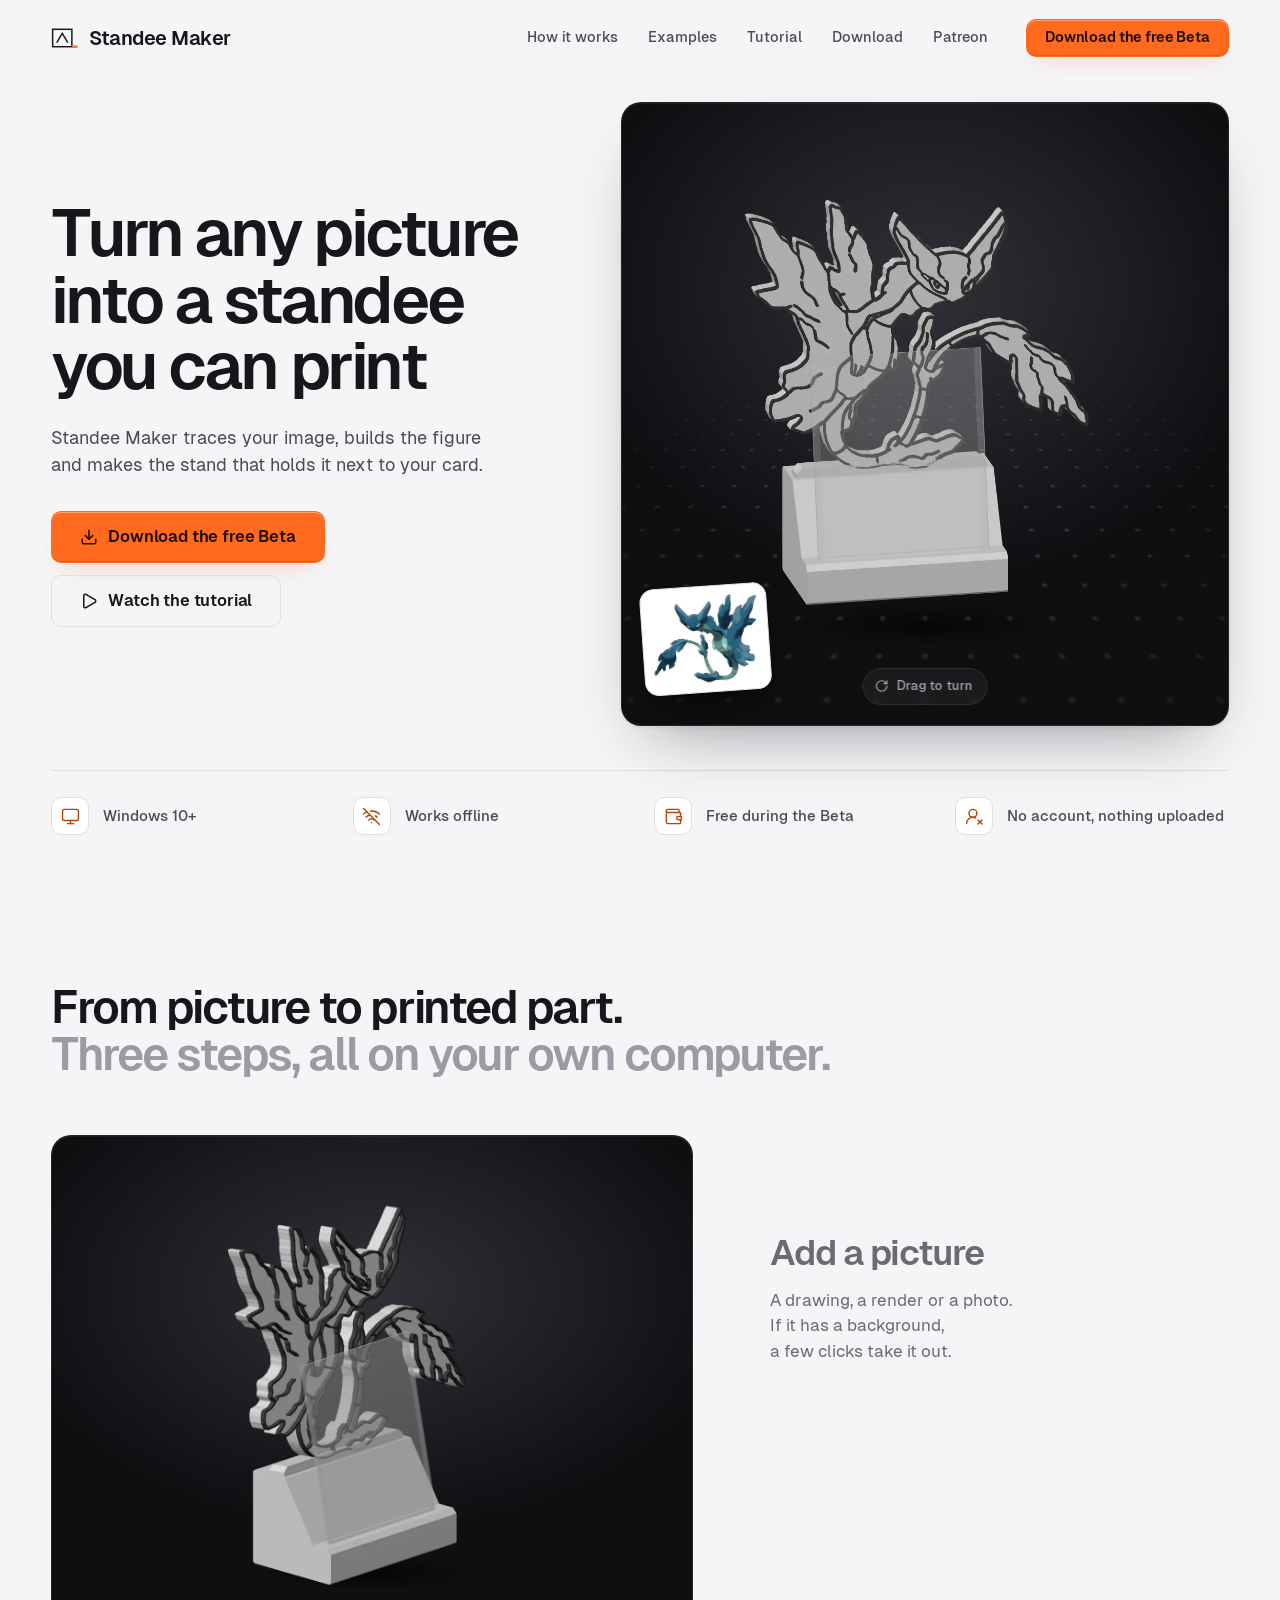
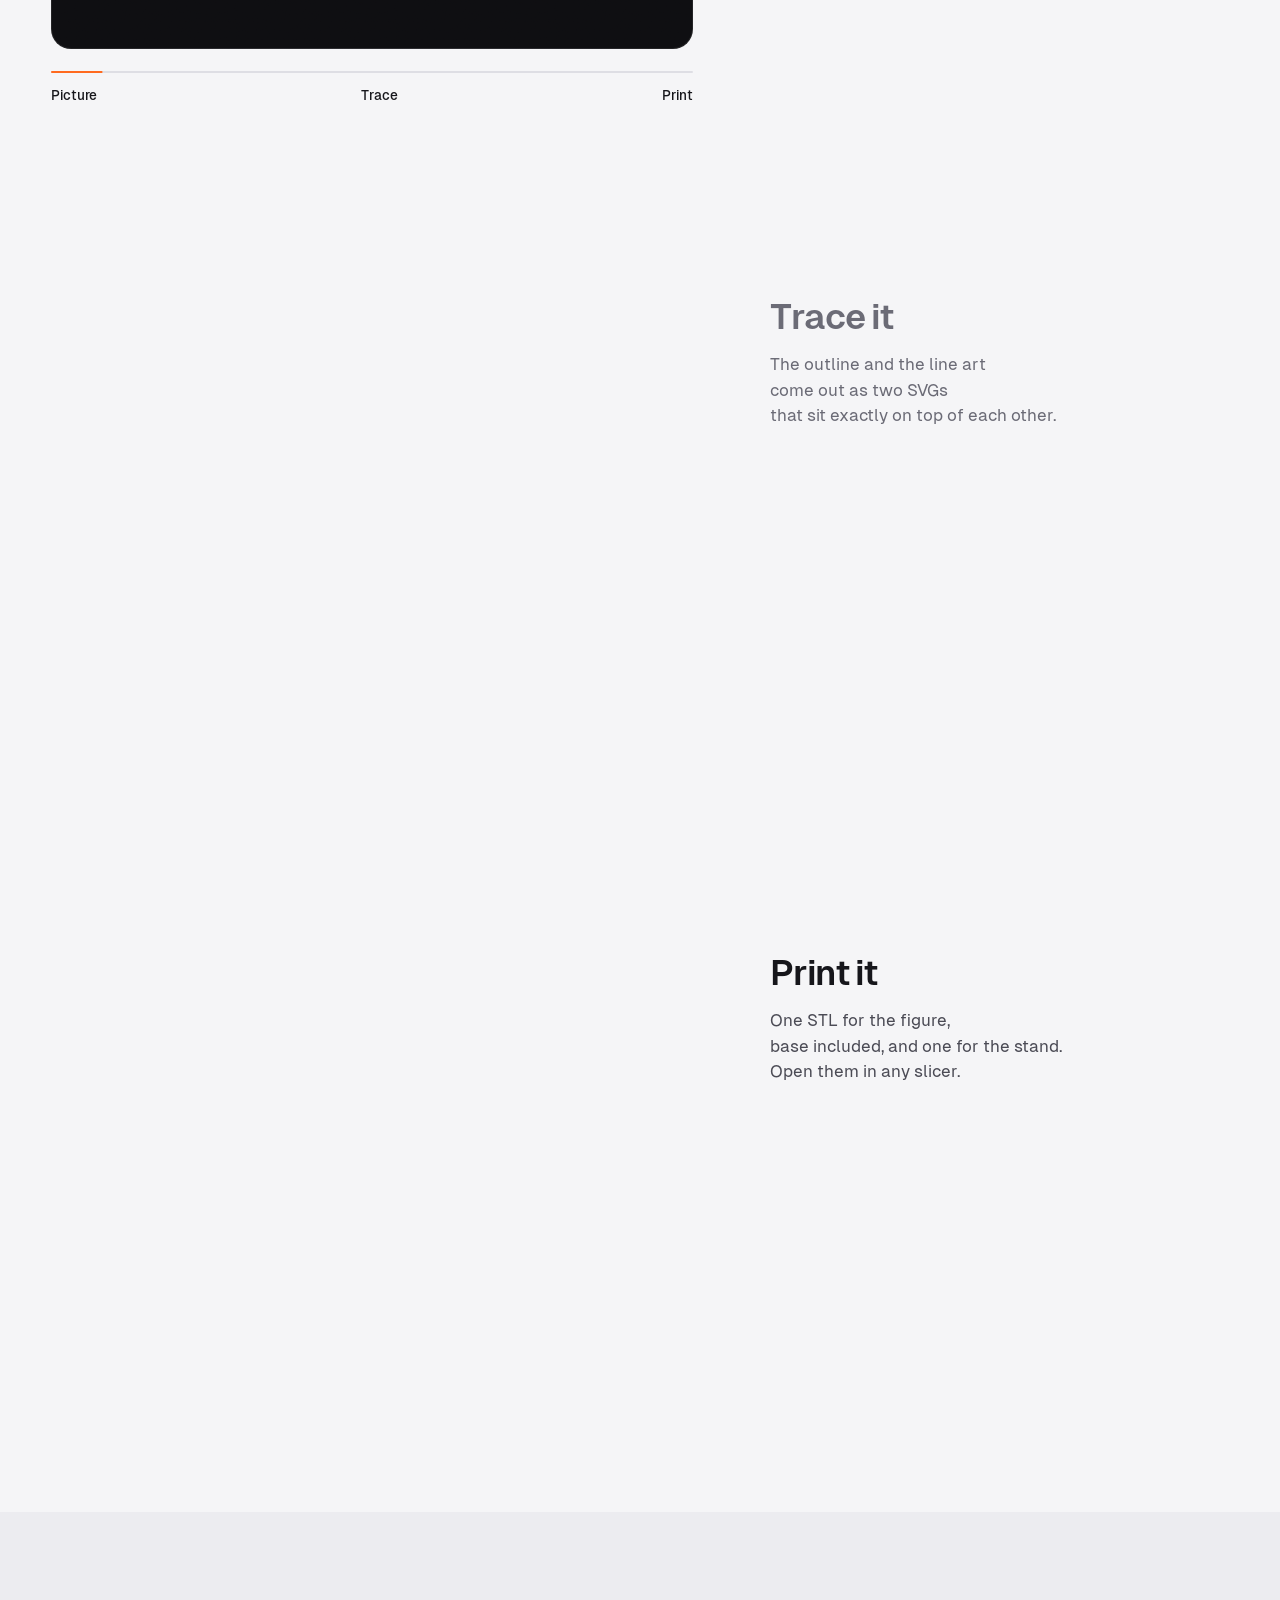
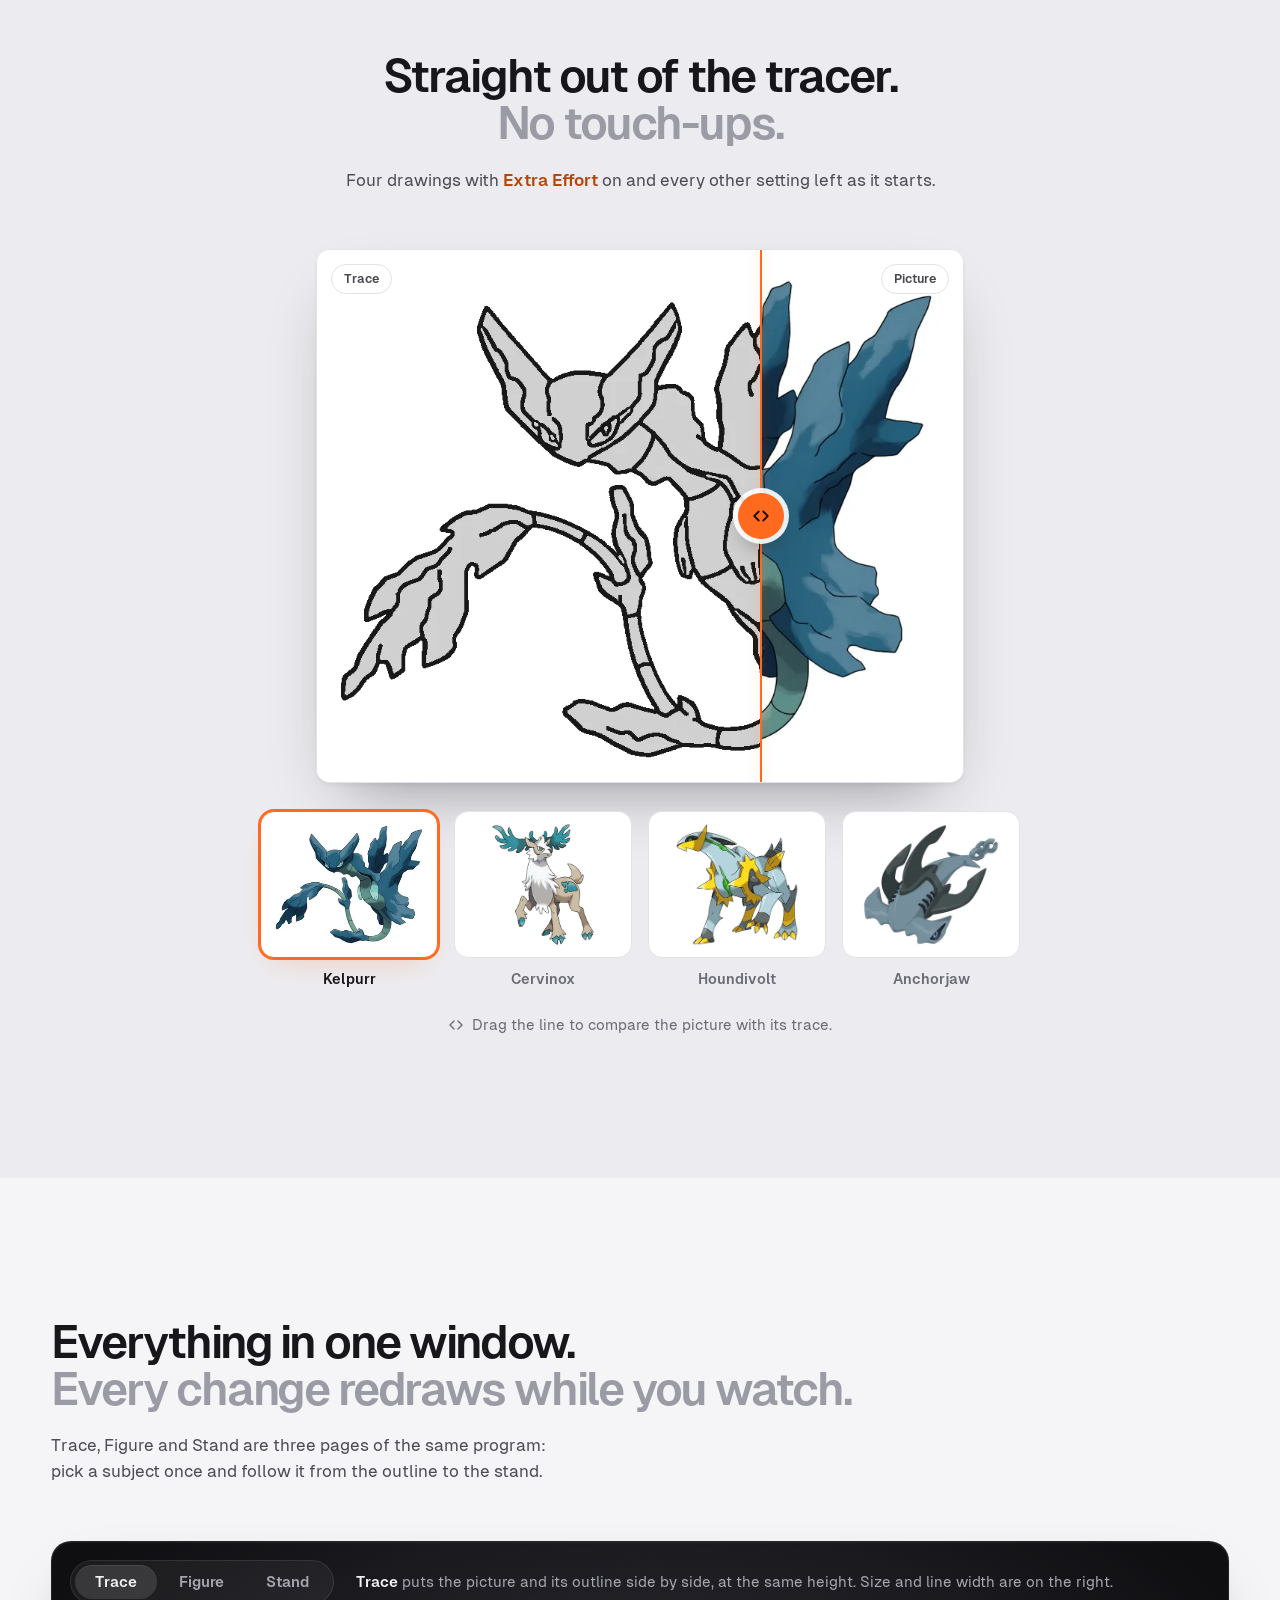
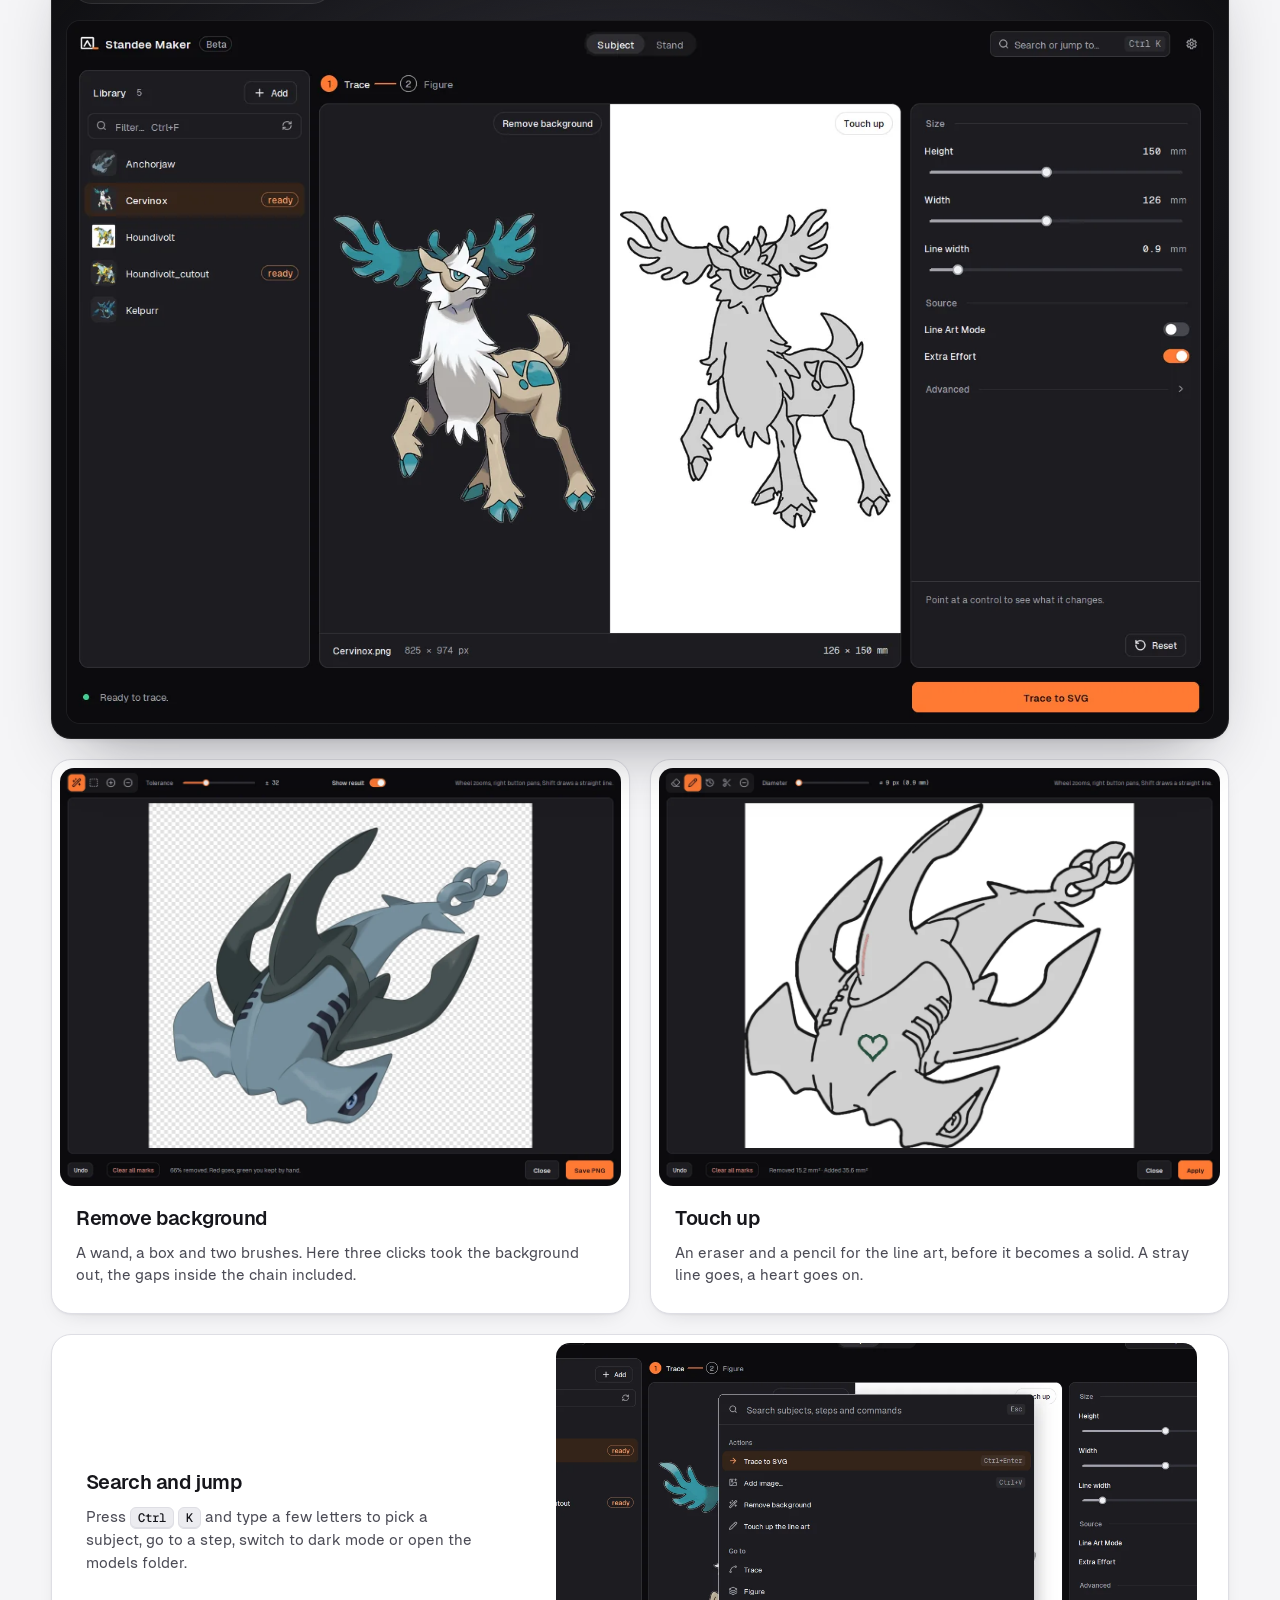
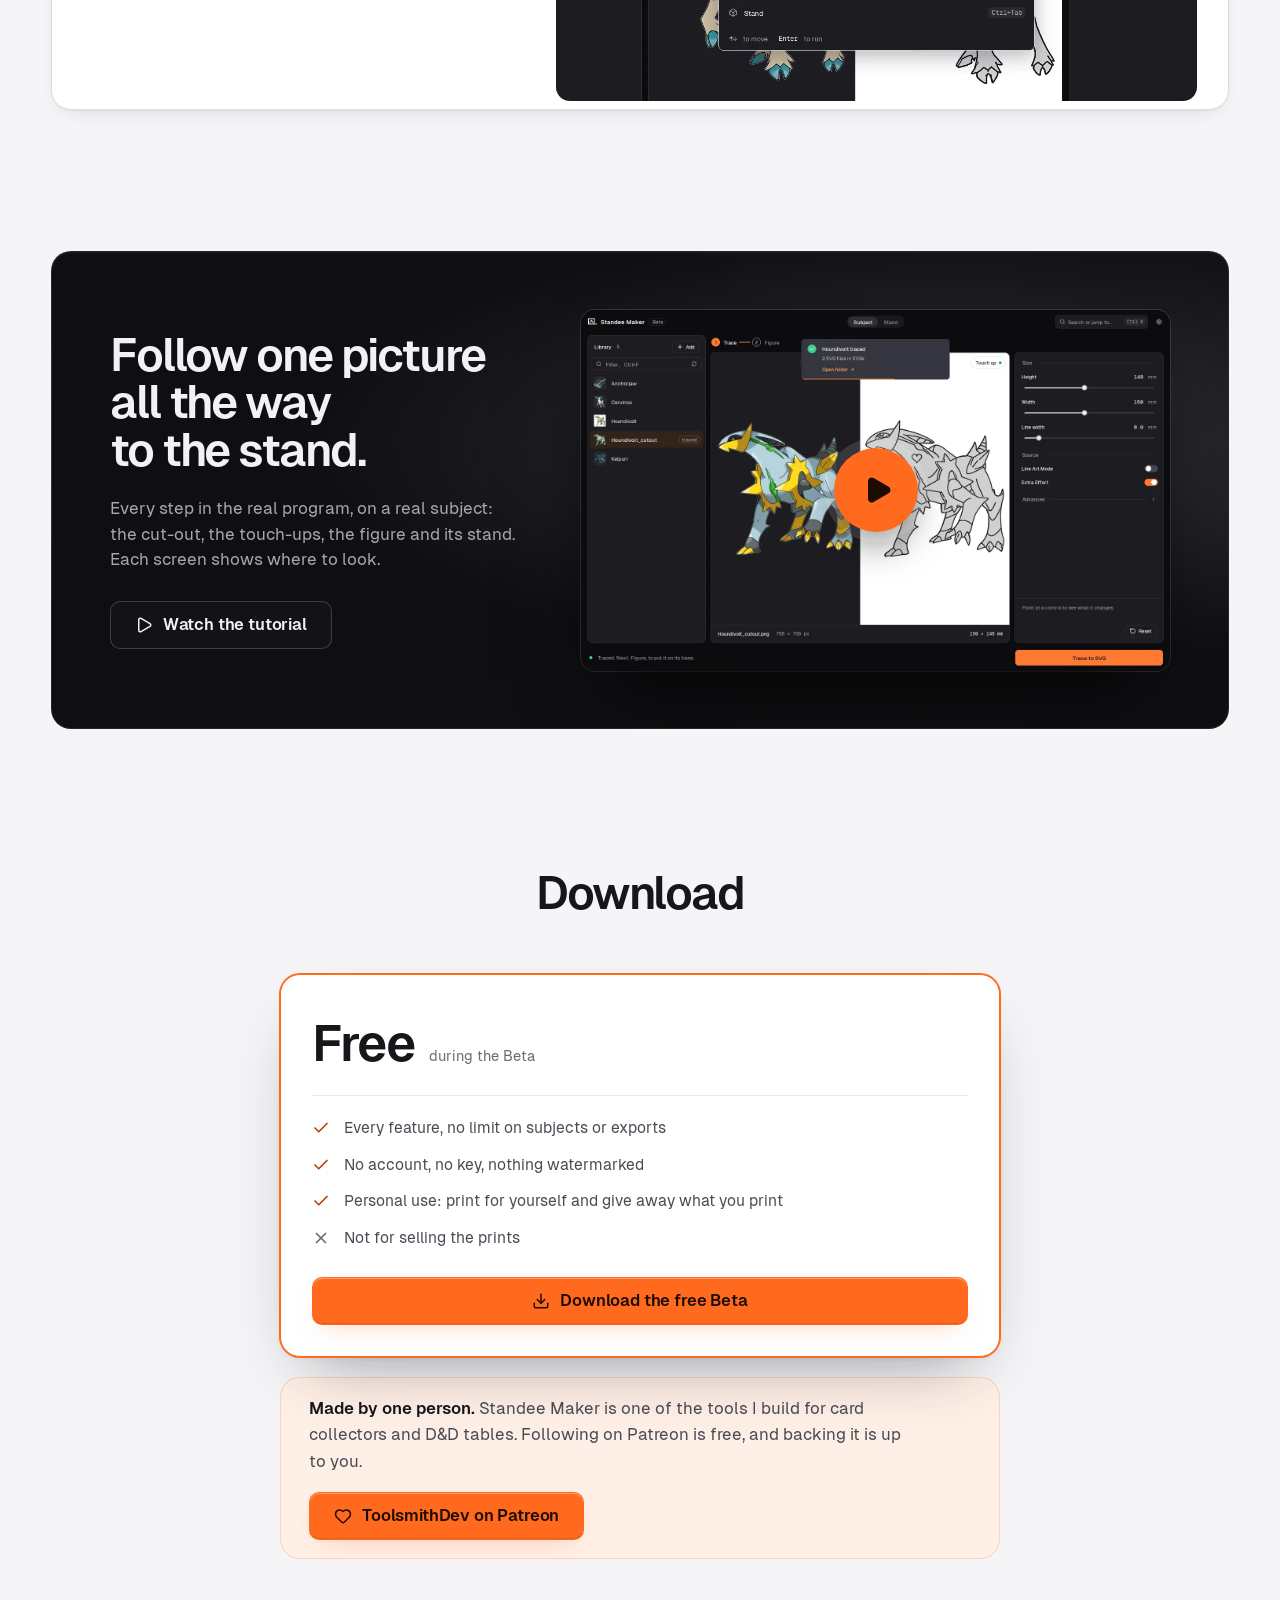
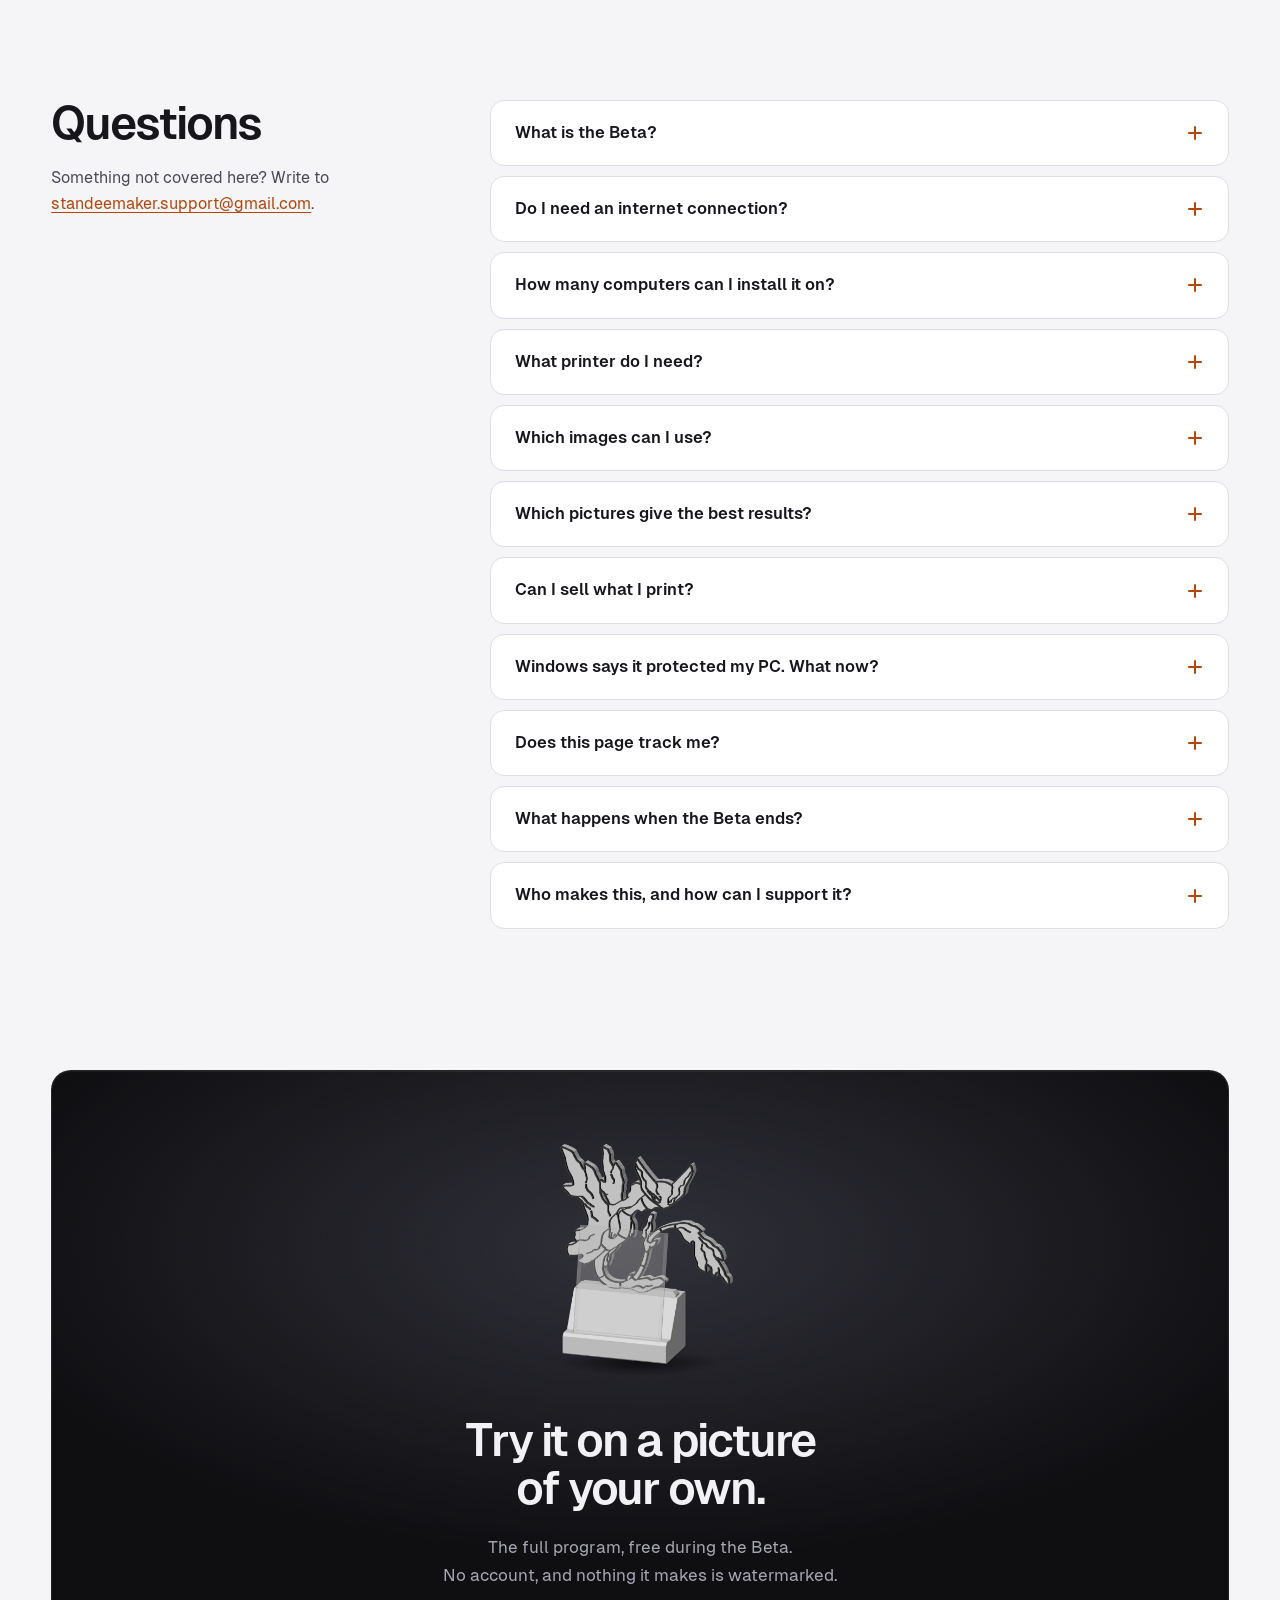
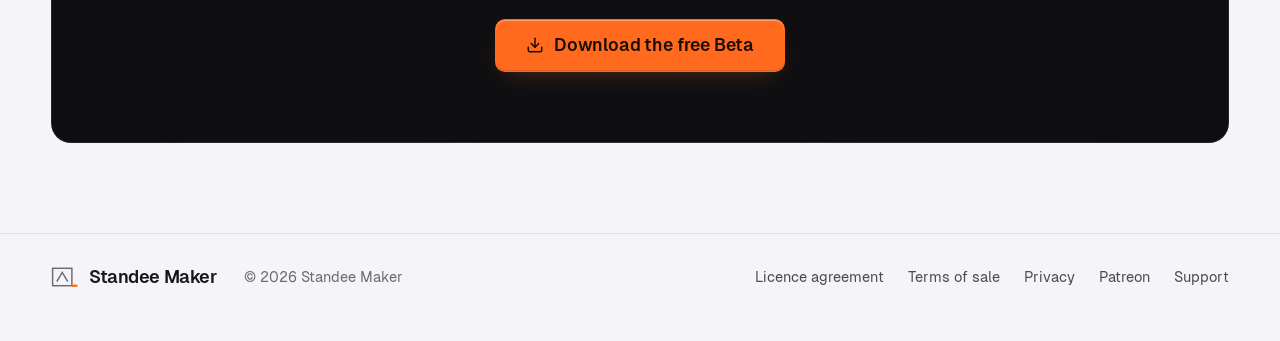
<file: index.html>
<!doctype html>
<html lang="en">
<head>
<meta charset="utf-8">
<meta name="viewport" content="width=device-width,initial-scale=1,viewport-fit=cover">
<title>Standee Maker: turn any picture into a printable standee</title>
<meta name="description" content="Standee Maker traces your image, builds a 3D-printable figure and the stand that holds it next to your card. Runs offline on Windows. Free during the Beta, no account.">
<link rel="canonical" href="https://eosgithub.github.io/standeemaker-site/">
<meta name="color-scheme" content="light dark">
<meta name="theme-color" content="#f4f4f2" media="(prefers-color-scheme: light)">
<meta name="theme-color" content="#0c0d0f" media="(prefers-color-scheme: dark)">
<link rel="icon" href="assets/favicon.svg" type="image/svg+xml">
<!-- Prima di tutto il resto: con .js le cose che entrano partono nascoste, e
     .ready le fa entrare. Se main.js non arrivasse, dopo tre secondi la pagina
     si mostra comunque (.late): meglio ferma che vuota. main.js, arrivato,
     spegne il timer. -->
<script>document.documentElement.classList.add("js");window.lateTimer=setTimeout(function(){document.documentElement.classList.add("ready","late")},3000)</script>
<!-- L'indirizzo del sito: deploy.py lo sostituisce col dominio quando DOMAIN e' impostato. -->
<meta property="og:type" content="website">
<meta property="og:title" content="Standee Maker: turn any picture into a printable standee">
<meta property="og:description" content="Trace an image, build the figure and the stand that holds it next to your card. Runs offline on Windows.">
<meta property="og:url" content="https://eosgithub.github.io/standeemaker-site/">
<meta property="og:image" content="https://eosgithub.github.io/standeemaker-site/assets/social.png">
<meta property="og:image:width" content="1200">
<meta property="og:image:height" content="630">
<meta name="twitter:card" content="summary_large_image">
<!-- Per i motori di ricerca: che cos'e' e quanto costa. Le stelline nei
     risultati arrivano solo con recensioni vere (aggregateRating), che ancora
     non ci sono. Il prezzo del lancio non si dice piu' sulla pagina (tolto il
     2026-10-03, si vedra' se rimetterlo): resta in SITE.price in main.js e in
     LAUNCH_PRICE in license.py, che vanno tenuti uguali. -->
<script type="application/ld+json">
{"@context":"https://schema.org","@type":"SoftwareApplication",
 "name":"Standee Maker",
 "description":"Traces your image, builds a 3D-printable figure and the stand that holds it next to your card. Runs offline on Windows.",
 "url":"https://eosgithub.github.io/standeemaker-site/","image":"https://eosgithub.github.io/standeemaker-site/assets/social.png",
 "applicationCategory":"DesignApplication","operatingSystem":"Windows 10, Windows 11",
 "offers":{"@type":"Offer","priceCurrency":"EUR","price":"0","description":"Free during the Beta"}}
</script>
<!-- I font stanno in assets/fonts: nessuna richiesta a terzi all'apertura della pagina. -->
<link rel="preload" href="assets/fonts/geist-sans-latin-600-normal.woff2" as="font" type="font/woff2" crossorigin>
<link rel="preload" href="assets/fonts/geist-sans-latin-400-normal.woff2" as="font" type="font/woff2" crossorigin>
<link rel="preload" as="image" href="assets/turn/t00.webp?v=6" fetchpriority="high">
<!-- ?v= su foglio e script: GitHub Pages li lascia in cache dieci minuti, e una
     pagina nuova con lo script vecchio si rompe. Si alza a ogni modifica di
     styles.css o main.js, come TURN_V per le viste. -->
<link rel="stylesheet" href="styles.css?v=38">
</head>
<body>
<div class="sentinel" aria-hidden="true"></div>

<!-- ====================================================== barra in alto -->
<header class="topbar">
  <div class="topbar-in">
    <a class="brand" href="#top">
      <svg class="mark" viewBox="0 0 30 24" aria-hidden="true">
        <rect x="1.5" y="2.5" width="21" height="19" fill="none" stroke="currentColor" stroke-width="1.6"/>
        <path d="M22.5 21.5 L28.5 21.5" stroke="var(--accent)" stroke-width="2.6"/>
        <path d="M6 17 L12 7 L18 17" fill="none" stroke="currentColor" stroke-width="1.6"/>
      </svg>
      <span class="name">Standee Maker</span>
    </a>
    <nav class="topnav" aria-label="Sections of this page">
      <span class="nav-ind" aria-hidden="true"></span>
      <a href="#how">How it works</a>
      <a href="#examples">Examples</a>
      <a href="#tutorial">Tutorial</a>
      <a href="#pricing">Download</a>
      <a href="https://www.patreon.com/ToolsmithDev?utm_source=standeemaker-site&amp;utm_medium=referral&amp;utm_campaign=beta&amp;utm_content=nav" target="_blank" rel="noopener">Patreon</a>
    </nav>
    <button class="btn btn-s" type="button" data-open="dlg-trial">Download the free Beta</button>
  </div>
</header>

<main id="top">

  <!-- ================================================================ hero -->
  <!-- A destra il palco: il pezzo che gira, e davanti la carta col disegno da
       cui e' nato. Quando c'e' la foto vera (SITE.photos.hero, main.js) la foto
       prende il palco e il pezzo scende al terzo stato di "How it works". -->
  <section class="hero wrap">
    <div class="hero-copy">
      <h1 data-split>Turn any picture into a standee you can print</h1>
      <p class="hero-sub" data-reveal style="--d:380ms"><span class="ph">Standee Maker traces your image,</span> <span class="ph">builds the figure</span> <span class="ph">and makes the stand</span> <span class="ph">that holds it next to your card.</span></p>
      <div class="hero-cta" data-reveal style="--d:520ms">
        <button class="btn" type="button" data-open="dlg-trial">
          <svg class="i i-down" viewBox="0 0 24 24" aria-hidden="true"><path d="M12 15V3"/><path d="M21 15v4a2 2 0 0 1-2 2H5a2 2 0 0 1-2-2v-4"/><path d="m7 10 5 5 5-5"/></svg>
          Download the free Beta
        </button>
        <button class="btn btn-ghost" type="button" data-tour="0">
          <svg class="i i-play" viewBox="0 0 24 24" aria-hidden="true"><path d="M5 5a2 2 0 0 1 3.008-1.728l11.997 6.998a2 2 0 0 1 .003 3.458l-12 7A2 2 0 0 1 5 19z"/></svg>
          Watch the tutorial
        </button>
      </div>
    </div>

    <div class="hero-stage stage" id="hero-art">
      <div class="turn-box" id="turn" tabindex="0" role="slider" aria-label="Turn the finished part"
           aria-valuemin="0" aria-valuemax="71" aria-valuenow="0">
        <img id="turn-img" src="assets/turn/t00.webp?v=6" fetchpriority="high" width="1040" height="1360" draggable="false"
             alt="The finished part: the figure slotted into its stand, next to a card in its toploader">
        <span class="turn-tag" id="turn-tag">
          <svg class="i" viewBox="0 0 24 24" aria-hidden="true"><path d="M21 12a9 9 0 1 1-9-9c2.52 0 4.93 1 6.74 2.74L21 8"/><path d="M21 3v5h-5"/></svg>
          Drag to turn
        </span>
      </div>
      <span class="bed" aria-hidden="true"></span>
      <span class="floor" aria-hidden="true"></span>
      <figure class="hero-card paper" aria-hidden="true">
        <img src="assets/source_card.webp" width="440" height="358" loading="lazy" alt="">
      </figure>
    </div>

  </section>


  <!-- i quattro fatti, subito dopo la hero: una fascia sua, perche' la hero
       abbia una cosa sola da dire (vedi .facts-band in styles.css) -->
  <section class="wrap facts-band" aria-label="At a glance">
      <ul class="facts" data-reveal>
        <li>
          <span class="tile-i"><svg class="i" viewBox="0 0 24 24" aria-hidden="true"><rect width="20" height="14" x="2" y="3" rx="2"/><line x1="8" x2="16" y1="21" y2="21"/><line x1="12" x2="12" y1="17" y2="21"/></svg></span>
          <span>Windows 10+</span>
        </li>
        <li>
          <span class="tile-i"><svg class="i" viewBox="0 0 24 24" aria-hidden="true"><path d="M12 20h.01"/><path d="M8.5 16.429a5 5 0 0 1 7 0"/><path d="M5 12.859a10 10 0 0 1 5.17-2.69"/><path d="M19 12.859a10 10 0 0 0-2.007-1.523"/><path d="M2 8.82a15 15 0 0 1 4.177-2.643"/><path d="M22 8.82a15 15 0 0 0-11.288-3.764"/><path d="m2 2 20 20"/></svg></span>
          <span>Works offline</span>
        </li>
        <li>
          <span class="tile-i"><svg class="i" viewBox="0 0 24 24" aria-hidden="true"><path d="M19 7V4a1 1 0 0 0-1-1H5a2 2 0 0 0 0 4h15a1 1 0 0 1 1 1v4h-3a2 2 0 0 0 0 4h3a1 1 0 0 0 1-1v-2a1 1 0 0 0-1-1"/><path d="M3 5v14a2 2 0 0 0 2 2h15a1 1 0 0 0 1-1v-4"/></svg></span>
          <span>Free during the Beta</span>
        </li>
        <li>
          <span class="tile-i"><svg class="i" viewBox="0 0 24 24" aria-hidden="true"><path d="m16.5 16.5 5 5"/><path d="M2 21a8 8 0 0 1 11.531-7.18"/><path d="m21.5 16.5-5 5"/><circle cx="10" cy="8" r="5"/></svg></span>
          <span>No account, nothing uploaded</span>
        </li>
      </ul>
  </section>


  <!-- ====================================================== i tre stati -->
  <!-- Largo: il riquadro a sinistra resta fermo e passa da uno stato all'altro
       mentre i passi scorrono (main.js, data-step). Stretto: ogni passo ha la
       sua immagine (.how-inline) e il riquadro fermo non c'e'. -->
  <section id="how" class="wrap sec">
    <div class="sec-head">
      <h2 data-split>From picture to printed part. <span class="mute">Three steps, all on your own computer.</span></h2>
    </div>
    <div class="how-grid">
      <div class="how-visual">
        <div class="how-frame" id="how-frame" data-step="0">
          <div class="how-layer paper" data-k="0"><img src="assets/source.webp" width="821" height="668" loading="lazy"
               alt="The starting picture: a colour character on a transparent background"></div>
          <div class="how-layer paper" data-k="1"><img src="assets/trace/kelpurr.svg" width="567" height="459" loading="lazy"
               alt="The traced picture: silhouette in grey, line art in black"></div>
          <div class="how-layer stage" data-k="2" id="print-slot"><span class="floor" aria-hidden="true"></span><img class="still" src="assets/turn/t65.webp?v=6" width="1040" height="1360" loading="lazy"
               alt="The finished part in its stand, seen from the side"></div>
          <span class="how-scan" aria-hidden="true"></span>
        </div>
        <div class="how-track" aria-hidden="true">
          <div class="how-bar" id="how-bar"><i></i></div>
          <div class="how-labels" id="how-labels"><span class="on">Picture</span><span>Trace</span><span>Print</span></div>
        </div>
      </div>

      <ol class="how-steps">
        <li class="how-step on" data-k="0">
          <figure class="how-inline paper"><img src="assets/source.webp" width="821" height="668" loading="lazy" alt=""></figure>
          <h3>Add a picture</h3>
          <p><span class="ph">A drawing, a render or a photo.</span> <span class="ph">If it has a background,</span> <span class="ph">a few clicks take it out.</span></p>
        </li>
        <li class="how-step" data-k="1">
          <figure class="how-inline paper"><img src="assets/trace/kelpurr.svg" width="567" height="459" loading="lazy" alt=""></figure>
          <h3>Trace it</h3>
          <p><span class="ph">The outline and the line art</span> <span class="ph">come out as two SVGs</span> <span class="ph">that sit exactly on top of each other.</span></p>
        </li>
        <li class="how-step" data-k="2">
          <figure class="how-inline stage"><span class="floor" aria-hidden="true"></span><img src="assets/turn/t65.webp?v=6" width="1040" height="1360" loading="lazy" alt=""></figure>
          <h3>Print it</h3>
          <p><span class="ph">One STL for the figure,</span> <span class="ph">base included,</span> <span class="ph">and one for the stand.</span> <span class="ph">Open them in any slicer.</span></p>
        </li>
      </ol>
    </div>
  </section>

  <!-- ============================================================== esempi -->
  <section id="examples" class="wrap sec band">
    <div class="sec-head center">
      <h2 data-split>Straight out of the tracer. <span class="mute">No&nbsp;touch-ups.</span></h2>
      <p data-reveal style="--d:200ms"><span class="ph">Four drawings with <em>Extra Effort</em> on</span> <span class="ph">and every other setting</span> <span class="ph">left as it starts.</span></p>
    </div>
    <div class="ex-show" data-reveal>
      <!-- Il confronto grande e le quattro miniature: li costruisce main.js (EX). -->
      <figure class="cmp" id="cmp"></figure>
      <div class="ex-picks" id="ex-picks" role="tablist" aria-label="Examples"></div>
      <p class="ex-hint"><svg class="i" viewBox="0 0 24 24" aria-hidden="true"><path d="m9 18-6-6 6-6"/><path d="m15 6 6 6-6 6"/></svg>Drag the line to compare the picture with its trace.</p>
    </div>
  </section>

  <!-- ====================================================== l'app, a riquadri -->
  <section id="app" class="wrap sec">
    <div class="sec-head">
      <h2 data-split>Everything in one window. <span class="mute">Every change redraws while you watch.</span></h2>
      <p data-reveal style="--d:200ms"><span class="ph">Trace, Figure and Stand</span> <span class="ph">are three pages of the same program:</span> <span class="ph">pick a subject once and follow it</span> <span class="ph">from the outline to the stand.</span></p>
    </div>

    <div class="app-show stage" data-reveal>
      <div class="app-top">
        <div class="tabs" role="tablist" aria-label="Pages of the app">
          <span class="tab-ind" aria-hidden="true"></span>
          <button class="tab" role="tab" id="p0" aria-selected="true" aria-controls="shot">Trace</button>
          <button class="tab" role="tab" id="p1" aria-selected="false" aria-controls="shot">Figure</button>
          <button class="tab" role="tab" id="p2" aria-selected="false" aria-controls="shot">Stand</button>
        </div>
        <!-- La prima nota e' anche scritta qui: chi ha il JavaScript spento la legge
             lo stesso. Deve restare uguale a NOTES[0] in main.js. -->
        <p class="note" id="unote" aria-live="polite"><span class="ph"><b>Trace</b> puts the picture and its outline</span> <span class="ph">side by side, at the same height.</span> <span class="ph">Size and line width are on the right.</span></p>
      </div>
      <div class="shot" id="shot">
        <img class="on" id="u0" src="assets/ui/trace.webp?v=5" width="1500" height="920" loading="lazy" alt="The Trace page: library on the left, picture and outline in the middle, settings on the right">
        <img id="u1" src="assets/ui/figure.webp?v=5" width="1500" height="920" loading="lazy" alt="The Figure page: the drawing to scale on its base, with the base settings">
        <img id="u2" src="assets/ui/stand.webp?v=5" width="1500" height="920" loading="lazy" alt="The Stand page: the stand in 3D with its two slots">
      </div>
    </div>

    <div class="tiles" data-reveal>
      <article class="tile">
        <div class="tile-img"><img src="assets/ui/cutout.webp?v=6" width="1180" height="880" loading="lazy" alt="The Remove background window: the background gone, the subject on a chequerboard"></div>
        <h3>Remove background</h3>
        <p class="note">A wand, a box and two brushes. Here three clicks took the background out,
        the gaps inside the chain included.</p>
      </article>
      <article class="tile">
        <div class="tile-img"><img src="assets/ui/retouch.webp?v=6" width="1180" height="880" loading="lazy" alt="The Touch up window: eraser and pencil on the traced line art"></div>
        <h3>Touch up</h3>
        <p class="note">An eraser and a pencil for the line art, before it becomes a solid. A stray
        line goes, a heart goes on.</p>
      </article>
      <article class="tile wide">
        <div class="tile-img"><img src="assets/ui/palette.webp?v=2" width="1180" height="660" loading="lazy" alt="The command palette over the app: a search box, then actions, pages and subjects"></div>
        <div class="tile-copy">
          <h3>Search and jump</h3>
          <p class="note">Press <span class="kbd">Ctrl</span> <span class="kbd">K</span> and type a few
          letters to pick a subject, go to a step, switch to dark mode or open the models folder.</p>
        </div>
      </article>
    </div>
  </section>

  <!-- ============================================================ tutorial -->
  <section id="tutorial" class="wrap sec">
    <div class="cinema stage" data-reveal>
      <div class="cinema-copy">
        <h2 data-split><span class="ph">Follow one picture</span> <span class="ph">all the way</span> <span class="ph">to the stand.</span></h2>
        <p><span class="ph">Every step in the real program,</span> <span class="ph">on a real subject:</span> <span class="ph">the cut-out, the touch-ups,</span> <span class="ph">the figure and its stand.</span> <span class="ph">Each screen shows where to look.</span></p>
        <button class="btn btn-ghost" type="button" data-tour="0">
          <svg class="i i-play" viewBox="0 0 24 24" aria-hidden="true"><path d="M5 5a2 2 0 0 1 3.008-1.728l11.997 6.998a2 2 0 0 1 .003 3.458l-12 7A2 2 0 0 1 5 19z"/></svg>
          Watch the tutorial
        </button>
      </div>
      <button class="tour-poster" type="button" data-tour="0" aria-label="Watch the tutorial">
        <img src="assets/tutorial/traced.webp?v=14" width="1500" height="920" loading="lazy" alt="The Trace page with Houndivolt: the picture on the left, the finished trace on the right">
        <span class="tour-play" aria-hidden="true">
          <svg class="i" viewBox="0 0 24 24"><path d="M5 5a2 2 0 0 1 3.008-1.728l11.997 6.998a2 2 0 0 1 .003 3.458l-12 7A2 2 0 0 1 5 19z"/></svg>
        </span>
      </button>
    </div>
  </section>

  <!-- ================================================================= beta -->
  <!-- #pricing resta come ancora (la finestra Licence del programma e il sito
       vecchio ci puntano); #beta era la lista di lancio (ora e' solo un'ancora). Un solo piano: la
       Commercial non si vende, e tornera' solo se qualcuno la chiede (EULA 3.3).
       Il prezzo del lancio sta in SITE.price (main.js) e in license.LAUNCH_PRICE,
       ma la card non lo mostra piu'. -->
  <section id="pricing" class="wrap sec">
    <div class="sec-head center">
      <h2 data-split>Download</h2>
    </div>

    <div class="plans one" data-reveal>
      <div class="plan pick-me">
        <p class="price"><span class="fig">Free</span><span class="once">during the Beta</span></p>
        <ul>
          <li><svg class="i tick" viewBox="0 0 24 24" aria-hidden="true"><path d="M20 6 9 17l-5-5"/></svg><span>Every feature, no limit on subjects or exports</span></li>
          <li><svg class="i tick" viewBox="0 0 24 24" aria-hidden="true"><path d="M20 6 9 17l-5-5"/></svg><span>No account, no key, nothing watermarked</span></li>
          <li><svg class="i tick" viewBox="0 0 24 24" aria-hidden="true"><path d="M20 6 9 17l-5-5"/></svg><span>Personal use: print for yourself and give away what you print</span></li>
          <li><svg class="i cross" viewBox="0 0 24 24" aria-hidden="true"><path d="M18 6 6 18"/><path d="m6 6 12 12"/></svg><span>Not for selling the prints</span></li>
        </ul>
        <button class="btn btn-block" type="button" data-open="dlg-trial">
          <svg class="i i-down" viewBox="0 0 24 24" aria-hidden="true"><path d="M12 15V3"/><path d="M21 15v4a2 2 0 0 1-2 2H5a2 2 0 0 1-2-2v-4"/><path d="m7 10 5 5 5-5"/></svg>
          Download the free Beta
        </button>
      </div>
    </div>

    <!-- Patreon: la pagina e' di chi fa il programma (ToolsmithDev, piu' larga di
         Standee Maker), non del programma. Solo un link: niente widget e niente
         script di Patreon, la pagina non chiama terzi. Ha preso il posto e
         l'arancio della lista di lancio, tolta dalla pagina il 2026-10-03: il
         "Join the launch list" delle copie 0.9.0 apre ancora #beta, e l'ancora
         qui sotto lo fa atterrare in questo punto invece che in cima.
         Il marchio di Patreon non si ridisegna: testo, e un cuore di Lucide.
         utm_content dice da quale punto della pagina si e' partiti. -->
    <span id="beta" aria-hidden="true"></span>
    <div class="trialbar" id="support" data-reveal>
      <p><b>Made by one person.</b> Standee Maker is one of the tools I build for card
      collectors and D&amp;D tables. Following on Patreon is free, and backing it is up
      to you.</p>
      <a class="btn" href="https://www.patreon.com/ToolsmithDev?utm_source=standeemaker-site&amp;utm_medium=referral&amp;utm_campaign=beta&amp;utm_content=download" target="_blank" rel="noopener">
        <svg class="i" viewBox="0 0 24 24" aria-hidden="true"><path d="M2 9.5a5.5 5.5 0 0 1 9.591-3.676.56.56 0 0 0 .818 0A5.49 5.49 0 0 1 22 9.5c0 2.29-1.5 4-3 5.5l-5.492 5.313a2 2 0 0 1-3 .019L5 15c-1.5-1.5-3-3.2-3-5.5"/></svg>
        ToolsmithDev on Patreon
      </a>
    </div>
  </section>

  <!-- ================================================================== faq -->
  <section id="faq" class="wrap sec">
    <div class="faq-wrap">
      <div class="faq-side">
        <h2 data-split>Questions</h2>
        <p>Something not covered here? Write to
        <a href="mailto:standeemaker.support@gmail.com">standeemaker.support@gmail.com</a>.</p>
      </div>
      <div class="faq" data-reveal>
        <details>
          <summary>What is the Beta?</summary>
          <div class="answer">The full program, free, before the paid version exists. Files
          come out at full size and full quality, with no watermark, and there is no limit on
          subjects or exports. It may have rough edges and it will change:
          <a href="mailto:standeemaker.support@gmail.com?subject=Standee%20Maker%20Beta%20feedback">tell
          us</a> what works and what does not. A Beta copy stops being a Beta
          after 90 days of use, or sooner if we announce that the Beta is over. Version 1.0
          installs over it and keeps your library.</div>
        </details>
        <details>
          <summary>Do I need an internet connection?</summary>
          <div class="answer">Not to use it. The Beta needs no key and no sign-in. Once a day at
          most it asks this site whether a newer version exists or the Beta has ended, and you can
          switch that off in Settings. Images, SVGs and STLs never leave your computer.</div>
        </details>
        <details>
          <summary>How many computers can I install it on?</summary>
          <div class="answer">As many of your own as you like during the Beta.</div>
        </details>
        <details>
          <summary>What printer do I need?</summary>
          <div class="answer">The one you have. Standee Maker writes STL files that open in
          your slicer like any other model. The defaults suit an FDM printer with a 0.4 mm nozzle,
          which is where the minimum line width of <span class="mm">0.8 mm</span> comes from.</div>
        </details>
        <details>
          <summary>Which images can I use?</summary>
          <div class="answer">Your own, or ones you have the right to use. The program does not check
          what you give it, so the subject is your responsibility. Neither the Beta nor a
          licence gives you any rights to someone else's artwork.</div>
        </details>
        <details>
          <summary>Which pictures give the best results?</summary>
          <div class="answer">The cleaner the lines, the less there is to fix. Best of all is
          line art: black lines on white or on a transparent background, like a colouring
          page. Switch on Line Art Mode and it traces them as they are. Next come PNGs with a
          transparent background, such as character art: the outline is already there. Then
          drawings and renders with clear edges on a plain background, which Remove
          background clears in a few clicks. Photos, soft shading and busy backgrounds work too,
          but expect more time in Touch up.
          <br><br>For a soft or heavily shaded picture, you can first ask an AI image tool such as
          Gemini for a line-art version: &ldquo;Can you give me the lineart version of this
          image?&rdquo; Add the result to the library and switch on Line Art Mode. The tool gets a
          copy of your picture, so use it only for images you are happy to upload, and check that
          the lines come out clean before you trace them.</div>
        </details>
        <details>
          <summary>Can I sell what I print?</summary>
          <div class="answer">Not at the moment. The Beta and the launch licence are for
          personal use: print for yourself and give away what you print. A licence for selling
          is not on offer yet, and whether it will be depends on who asks:
          <a href="mailto:standeemaker.support@gmail.com?subject=Standee%20Maker%20selling%20licence">write
          to us</a> if you need one. Either way you may not sell or share the STL and SVG files
          themselves, nor sell objects made from the sample drawings that come with the program.</div>
        </details>
        <details>
          <summary>Windows says it protected my PC. What now?</summary>
          <div class="answer">That is SmartScreen. The setup is not signed with a code-signing
          certificate: it costs around &euro;500 and I cannot afford it at the moment. Without one,
          Windows warns about every download it has not seen many times, and it starts again with each
          new release. Choose <b>More info</b>, then <b>Run anyway</b>. The warning is about who
          published the file, and it does not mean Windows found anything in it. Download the setup
          only from this page.</div>
        </details>
        <details>
          <summary>Does this page track me?</summary>
          <div class="answer">During the Beta it counts visits with GoatCounter, to see how
          many people look at the project and how many download it. No cookies, nothing stored on
          your computer, and GoatCounter does not keep your IP address. If your browser sends Do Not
          Track or Global Privacy Control, the counter is not loaded at all. The details are in the
          <a href="legal/privacy.html">privacy notice</a>.</div>
        </details>
        <details>
          <summary>What happens when the Beta ends?</summary>
          <div class="answer">If the Beta goes well, a paid version comes out as a one-time purchase, with no
          subscription, and we announce it here and in the program. Beta copies
          stop being a Beta, and you install 1.0 over them without losing your library. What you
          made during the Beta is yours for personal use and stays usable. The
          <a href="legal/terms.html">Terms of sale</a> apply only from then.</div>
        </details>
        <details>
          <summary>Who makes this, and how can I support it?</summary>
          <div class="answer">One person. I am a developer, and Standee Maker is one of the
          tools I build for card collectors and D&amp;D tables. They live on
          <a href="https://www.patreon.com/ToolsmithDev?utm_source=standeemaker-site&amp;utm_medium=referral&amp;utm_campaign=beta&amp;utm_content=faq" target="_blank" rel="noopener">Patreon,
          as ToolsmithDev</a>: following is free, and it is where I post what comes next.
          The Beta is the same for everyone, whether you support it or not.</div>
        </details>
      </div>
    </div>
  </section>

  <!-- ============================================================ chiusura -->
  <section class="wrap sec">
    <div class="outro stage" data-reveal>
      <div class="outro-art"><img src="assets/turn/t06.webp?v=6" width="1040" height="1360" loading="lazy"
           alt="The finished part in its stand, turned a little to the side"><span class="floor" aria-hidden="true"></span></div>
      <h2 data-split>Try it on a picture of your own.</h2>
      <p><span class="ph">The full program, free during the Beta.</span> <span class="ph">No account,</span> <span class="ph">and nothing it makes is watermarked.</span></p>
      <button class="btn" type="button" data-open="dlg-trial">
        <svg class="i i-down" viewBox="0 0 24 24" aria-hidden="true"><path d="M12 15V3"/><path d="M21 15v4a2 2 0 0 1-2 2H5a2 2 0 0 1-2-2v-4"/><path d="m7 10 5 5 5-5"/></svg>
        Download the free Beta
      </button>
    </div>
  </section>

</main>

<footer>
  <div class="foot-in">
    <a class="brand" href="#top">
      <svg class="mark" viewBox="0 0 30 24" aria-hidden="true">
        <rect x="1.5" y="2.5" width="21" height="19" fill="none" stroke="currentColor" stroke-width="1.6"/>
        <path d="M22.5 21.5 L28.5 21.5" stroke="var(--accent)" stroke-width="2.6"/>
        <path d="M6 17 L12 7 L18 17" fill="none" stroke="currentColor" stroke-width="1.6"/>
      </svg>
      <span class="name">Standee Maker</span>
    </a>
    <span>&copy; 2026 Standee Maker</span>
    <nav aria-label="Documents and contact">
      <a href="legal/licence.html">Licence agreement</a>
      <a href="legal/terms.html">Terms of sale</a>
      <a href="legal/privacy.html">Privacy</a>
      <a href="https://www.patreon.com/ToolsmithDev?utm_source=standeemaker-site&amp;utm_medium=referral&amp;utm_campaign=beta&amp;utm_content=footer" target="_blank" rel="noopener">Patreon</a>
      <a href="mailto:standeemaker.support@gmail.com">Support</a>
    </nav>
  </div>
</footer>

<!-- ======================================================= modale: prova -->
<dialog id="dlg-trial" aria-labelledby="dlg-trial-t">
  <div class="dlg">
    <div class="dlg-head">
      <div class="titles">
        <h2 id="dlg-trial-t">Free Beta</h2>
        <p class="sub">Standee Maker Beta 0.9.0 for Windows&nbsp;10+,&nbsp;64&#8209;bit</p>
      </div>
      <button class="dlg-x" type="button" data-close aria-label="Close">
        <svg class="i" viewBox="0 0 24 24" aria-hidden="true"><path d="M18 6 6 18"/><path d="m6 6 12 12"/></svg>
      </button>
    </div>

    <div class="dlg-body">
      <p>The full program. Nothing it makes is watermarked, and there is no limit on how much
      you make.</p>
      <dl class="terms">
        <dt>Limits</dt><dd>None on subjects or exports, and no key. It is a Beta, so
        expect rough edges, and the copy stops being a Beta after 90&nbsp;days of use.</dd>
        <dt>Use</dt><dd>Personal: print for yourself and give away what you print, not
        for sale.</dd>
        <dt>Account</dt><dd>None. Nothing is registered and nothing is uploaded.</dd>
        <dt>Later</dt><dd>If the Beta goes well, a paid version follows.</dd>
      </dl>
      <p>Already installed? This setup updates it in place and keeps your library and
      your settings.</p>
      <!-- SmartScreen: il setup non e' firmato (un certificato costa circa 500
           euro, e per ora non ci sono), quindi Windows lo segnala a chiunque lo
           scarichi. Detto qui, prima del clic, spaventa meno di quando compare.
           Le due finestre sono disegnate qui, non catturate: sono illustrazioni
           (lo dice la didascalia) e non dipendono dal tema ne' dalla lingua di
           Windows di chi le guarda. Il nome del file e' quello con cui si scarica
           dalla Release (site/release.py: senza spazi, GitHub li cambia in punti). -->
      <section class="smart" aria-labelledby="smart-h">
        <h3 id="smart-h">Windows will warn you</h3>
        <p>The setup is not signed with a code-signing certificate. It costs around &euro;500
        and I cannot afford it at the moment, so Windows SmartScreen shows
        &ldquo;Windows protected your PC&rdquo; for the download. It is about who published the
        file, and does not mean Windows found anything in it.</p>
        <div class="sm-steps">
          <figure>
            <div class="sm-win" aria-hidden="true">
              <div class="sm-bar">Windows protected your PC</div>
              <div class="sm-in">
                <p>Microsoft Defender SmartScreen prevented an unrecognized app from starting.
                Running this app might put your PC at risk.</p>
                <span class="sm-link sm-mark">More info</span>
                <div class="sm-btns"><span class="sm-btn">Don&rsquo;t run</span></div>
              </div>
            </div>
            <figcaption><b>1</b> Choose <b>More info</b></figcaption>
          </figure>
          <figure>
            <div class="sm-win" aria-hidden="true">
              <div class="sm-bar">Windows protected your PC</div>
              <div class="sm-in">
                <p>Microsoft Defender SmartScreen prevented an unrecognized app from starting.
                Running this app might put your PC at risk.</p>
                <p class="sm-app">App: StandeeMaker-Beta-0.9.0-Setup.exe<br>Publisher: Unknown publisher</p>
                <div class="sm-btns"><span class="sm-btn sm-mark">Run anyway</span><span class="sm-btn">Don&rsquo;t run</span></div>
              </div>
            </div>
            <figcaption><b>2</b> Choose <b>Run anyway</b></figcaption>
          </figure>
        </div>
        <p class="sm-note">Illustrations: your Windows may look a little different.</p>
      </section>

      <!-- Per chi vuole controllare il file: chiusa, e nascosta finche' main.js non
           ha l'impronta (SITE.trial.sha256, scritta da site/release.py). -->
      <details class="sure" id="trial-sure" hidden>
        <summary>If you want to be sure</summary>
        <p>Download the setup only from this page. To check that your copy is the one published
        here, run this in PowerShell and compare the result with the SHA-256 below.</p>
        <code class="sha">Get-FileHash .\StandeeMaker-Beta-0.9.0-Setup.exe</code>
        <code class="sha" id="trial-sha"></code>
      </details>
    </div>

    <div class="dlg-foot">
      <a class="btn btn-block" id="trial-dl" href="#" aria-disabled="true">
        <svg class="i i-down" viewBox="0 0 24 24" aria-hidden="true"><path d="M12 15V3"/><path d="M21 15v4a2 2 0 0 1-2 2H5a2 2 0 0 1-2-2v-4"/><path d="m7 10 5 5 5-5"/></svg>
        <span id="trial-dl-label">Download Standee Maker</span>
      </a>
      <p class="hint" id="trial-meta">Windows installer (.exe), 64-bit</p>
    </div>
  </div>
</dialog>

<!-- ==================================================== modale: tutorial -->
<!-- Vuoto: i passi li scrive main.js (TOUR). -->
<dialog id="dlg-tour" class="tour" aria-labelledby="tour-h">
  <div class="dlg">
    <div class="dlg-head">
      <div class="titles">
        <h2 id="tour-h">Tutorial</h2>
        <p class="sub" id="tour-sub">Step 1</p>
      </div>
      <button class="dlg-x" type="button" data-close aria-label="Close">
        <svg class="i" viewBox="0 0 24 24" aria-hidden="true"><path d="M18 6 6 18"/><path d="m6 6 12 12"/></svg>
      </button>
    </div>

    <nav class="tour-bar" id="tour-bar" aria-label="Chapters"></nav>

    <div class="tour-body">
      <div class="tour-stage" id="tour-stage">
        <div class="tour-shot" id="tour-shot">
          <img id="tour-img" alt="">
          <svg id="tour-svg" aria-hidden="true"></svg>
          <div class="tour-todo" id="tour-todo" hidden></div>
        </div>
      </div>
      <div class="tour-text" id="tour-text">
        <p class="tour-kicker" id="tour-kicker"></p>
        <h3 id="tour-title"></h3>
        <p class="tour-lede" id="tour-lede"></p>
        <ol class="tour-notes" id="tour-notes"></ol>
        <div class="callout" id="tour-tip" hidden></div>
      </div>
    </div>

    <div class="tour-foot">
      <button class="btn btn-ghost" type="button" id="tour-prev">
        <svg class="i i-prev" viewBox="0 0 24 24" aria-hidden="true"><path d="m15 18-6-6 6-6"/></svg>
        Back
      </button>
      <span class="tour-count" id="tour-count" aria-live="polite"></span>
      <button class="btn" type="button" id="tour-next">
        <span id="tour-next-label">Next</span>
        <svg class="i i-next" viewBox="0 0 24 24" aria-hidden="true"><path d="m9 18 6-6-6-6"/></svg>
      </button>
    </div>
  </div>
</dialog>

<script src="main.js?v=33"></script>
</body>
</html>
</file>
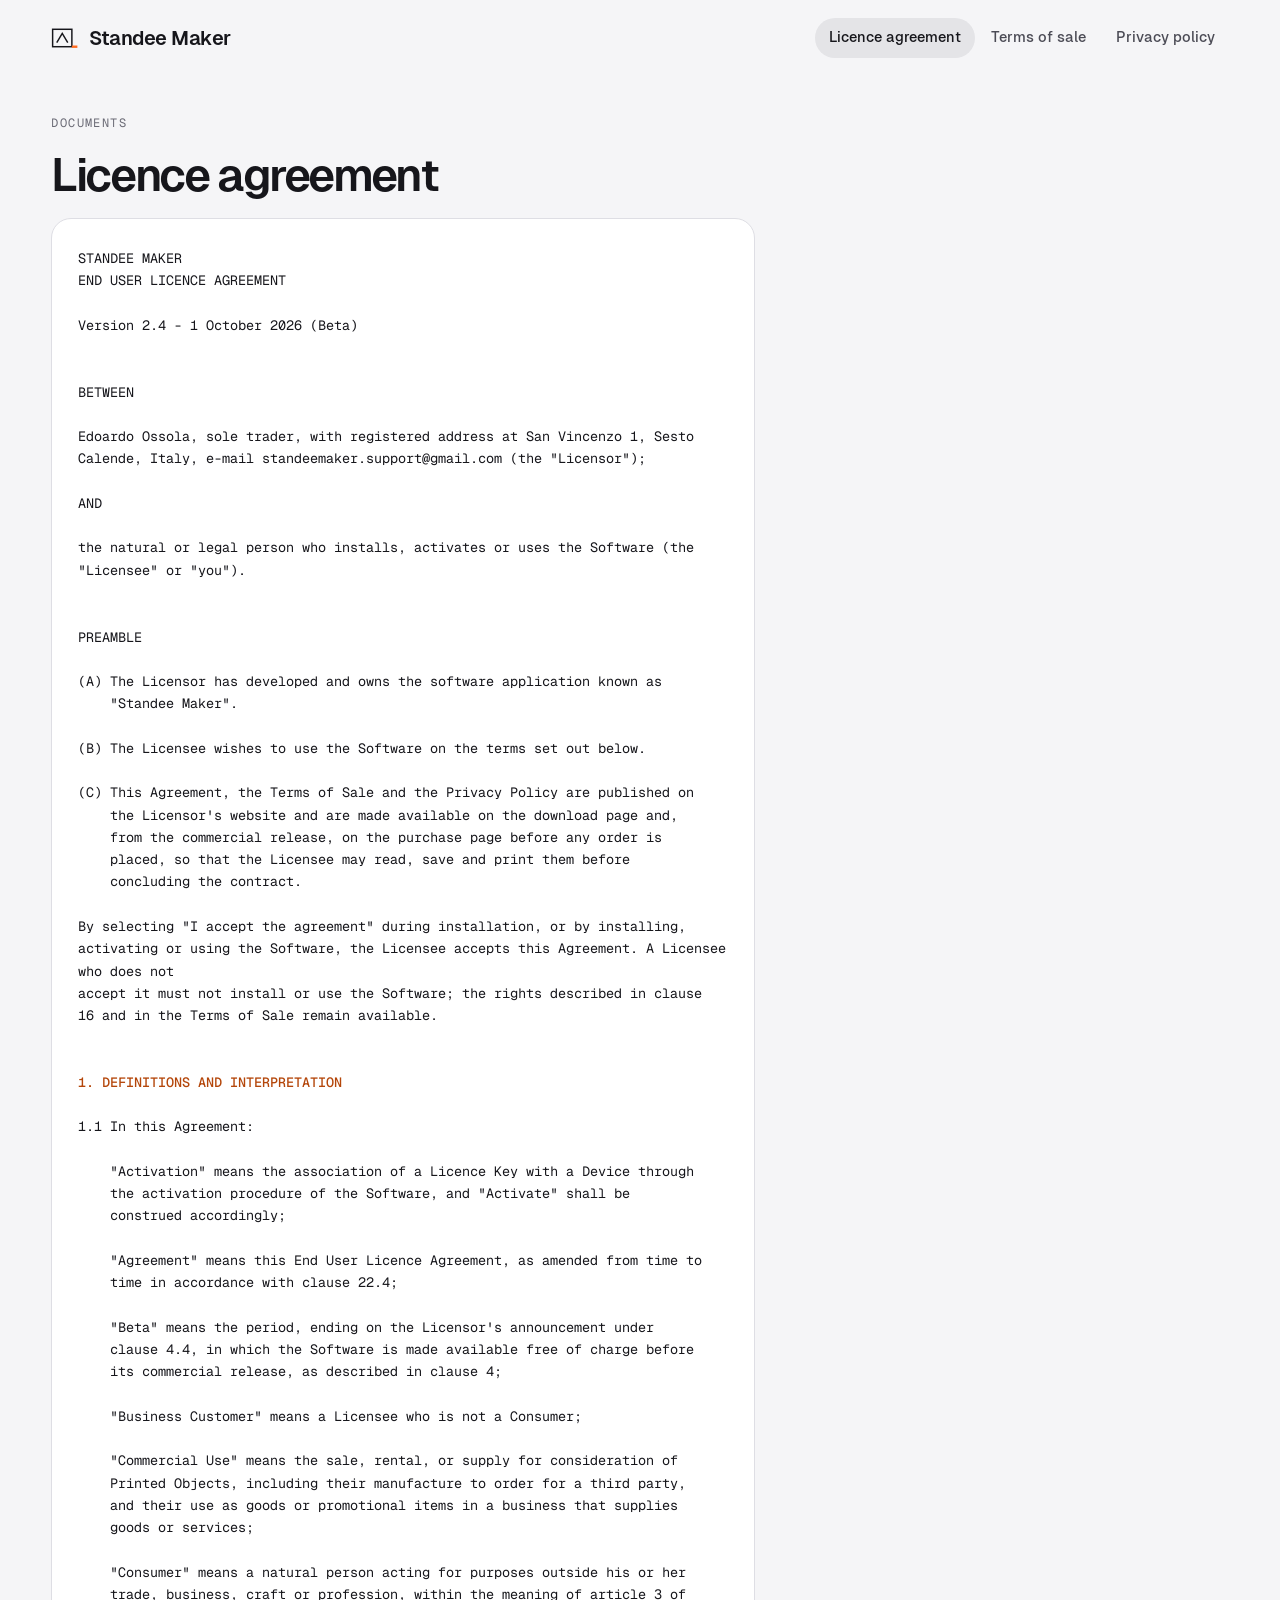
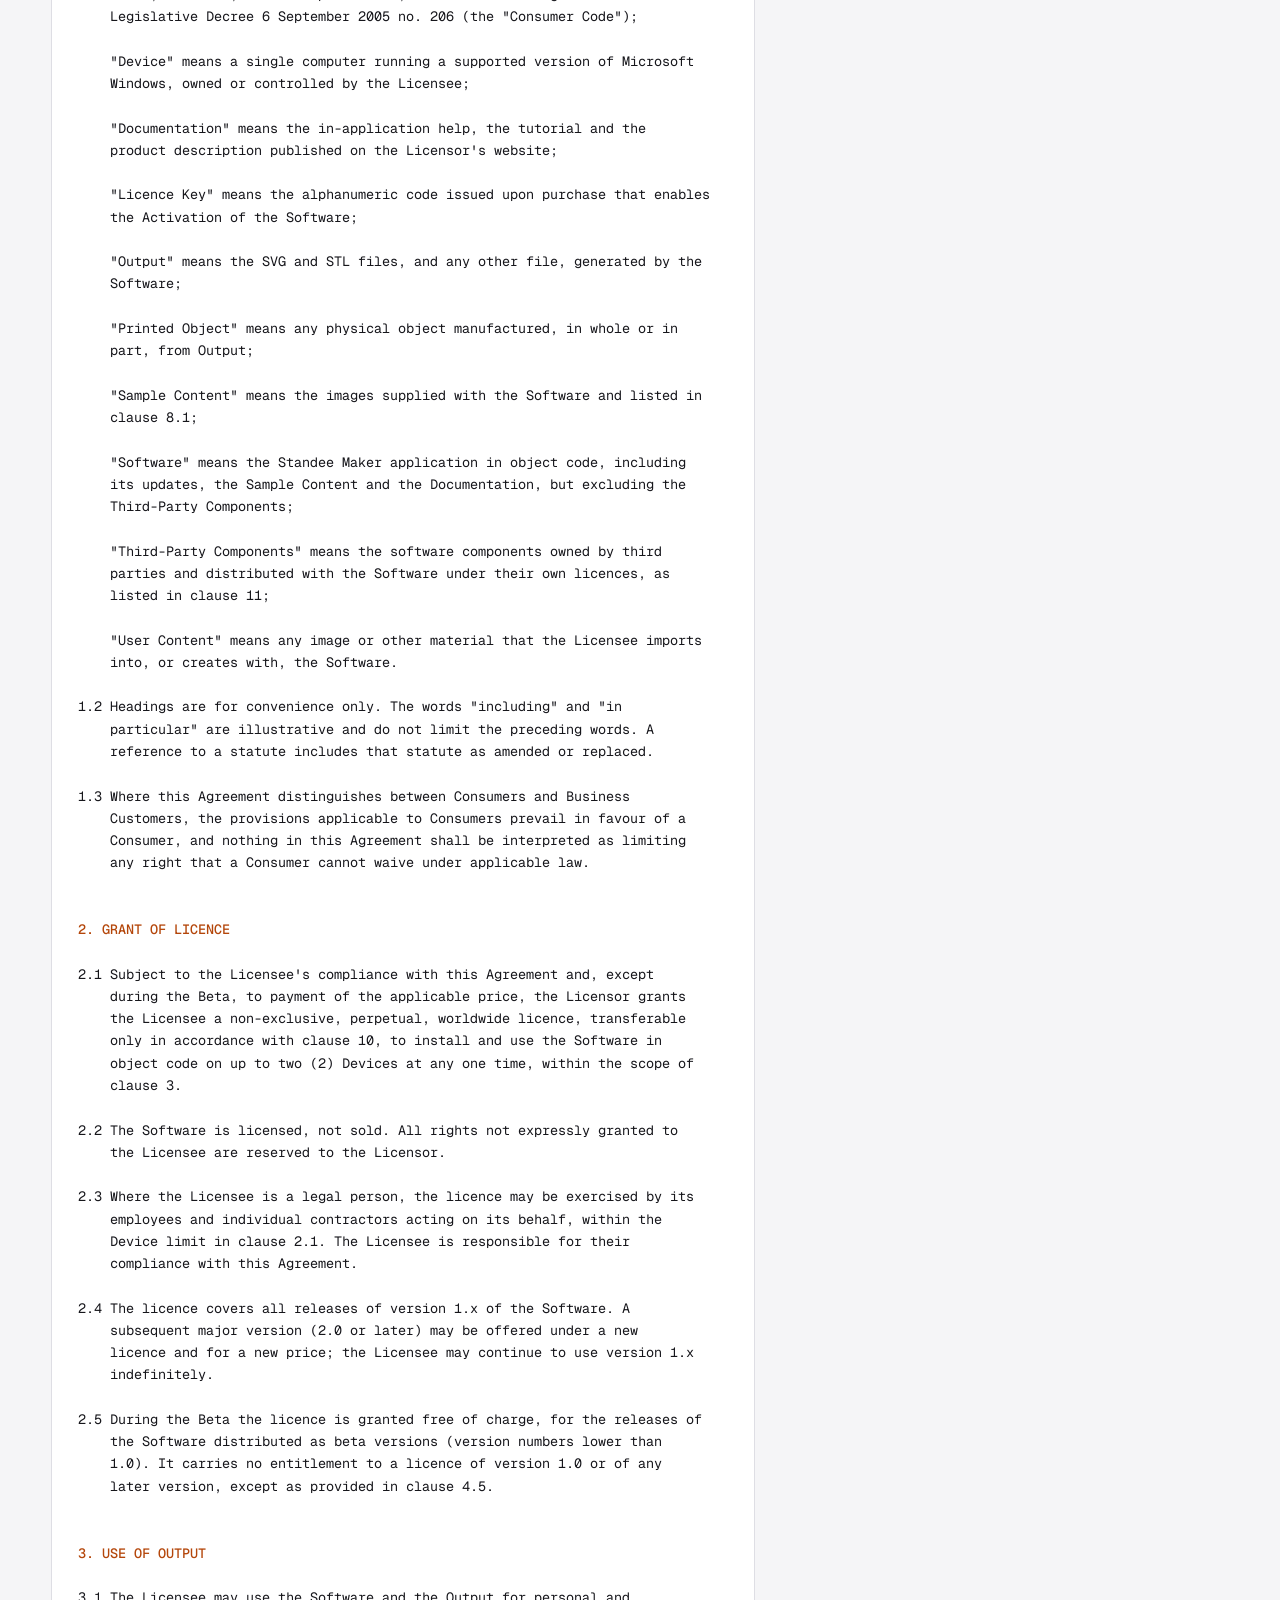
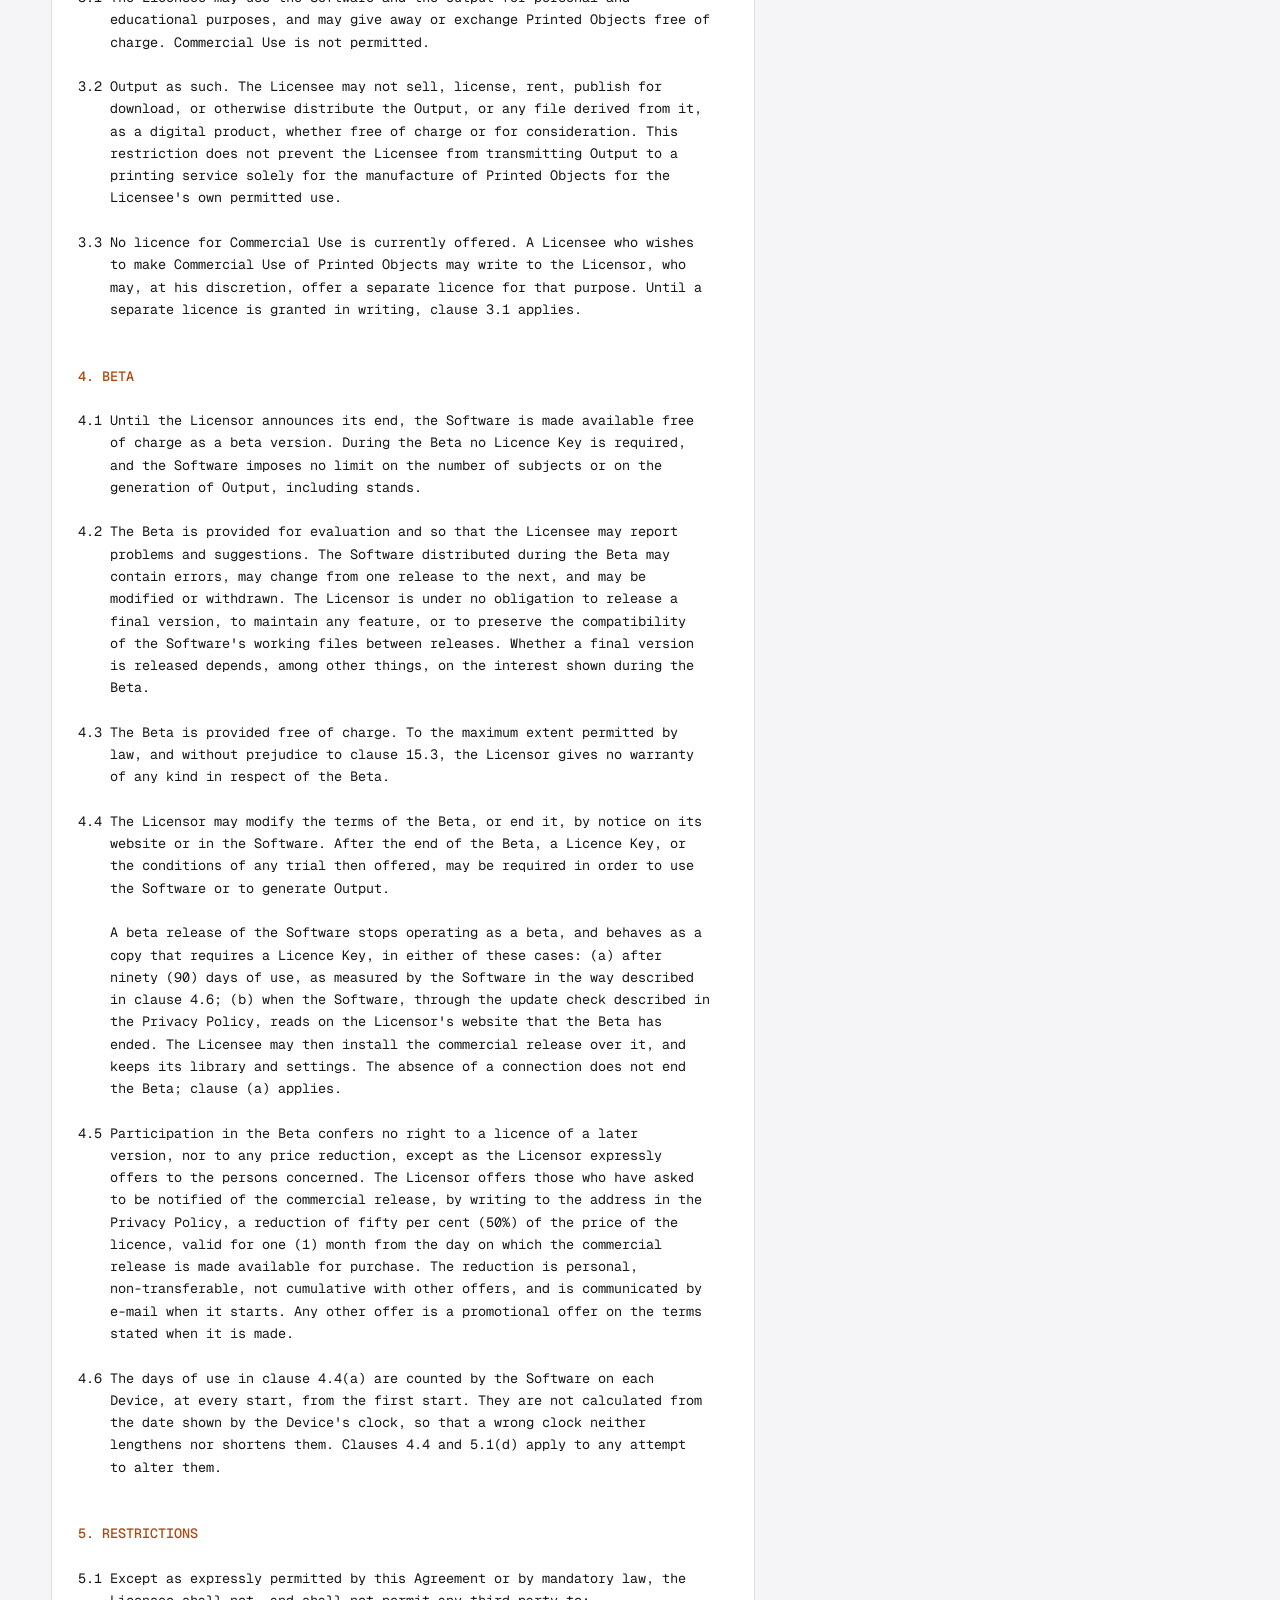
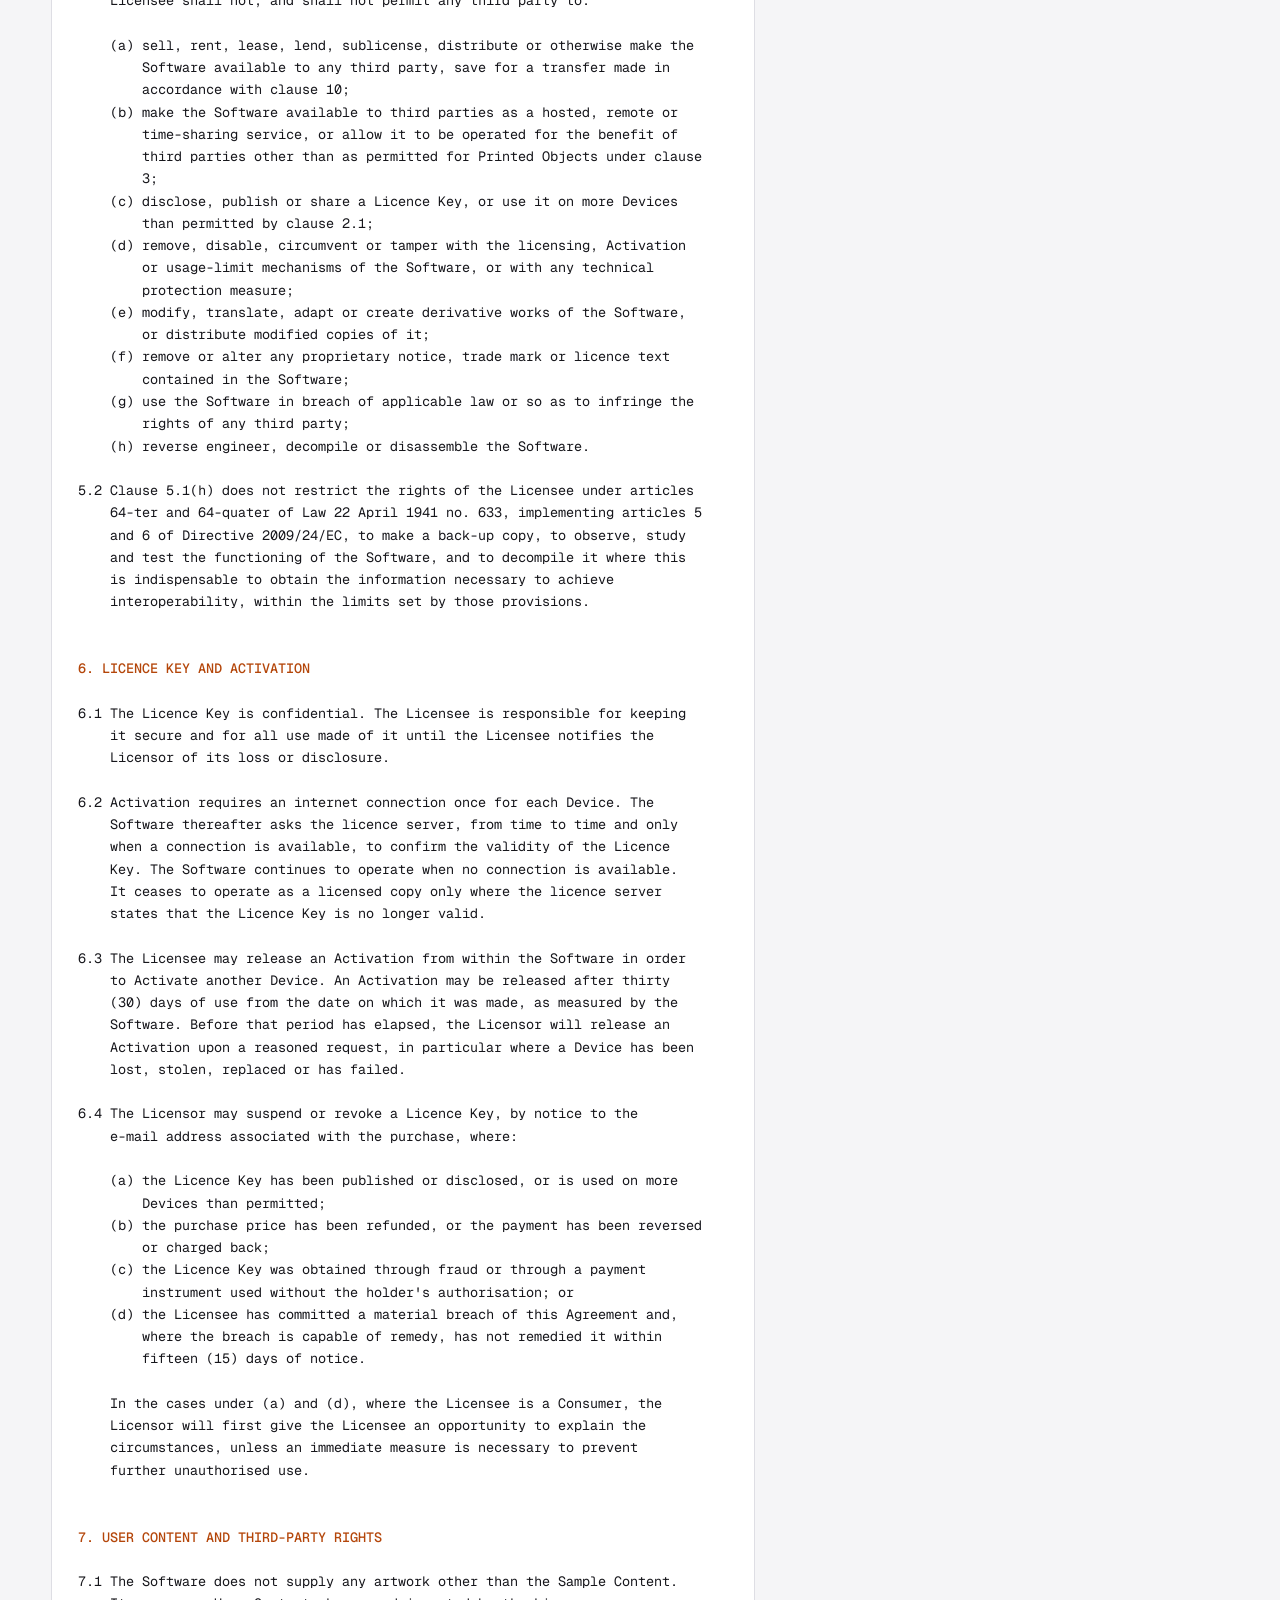
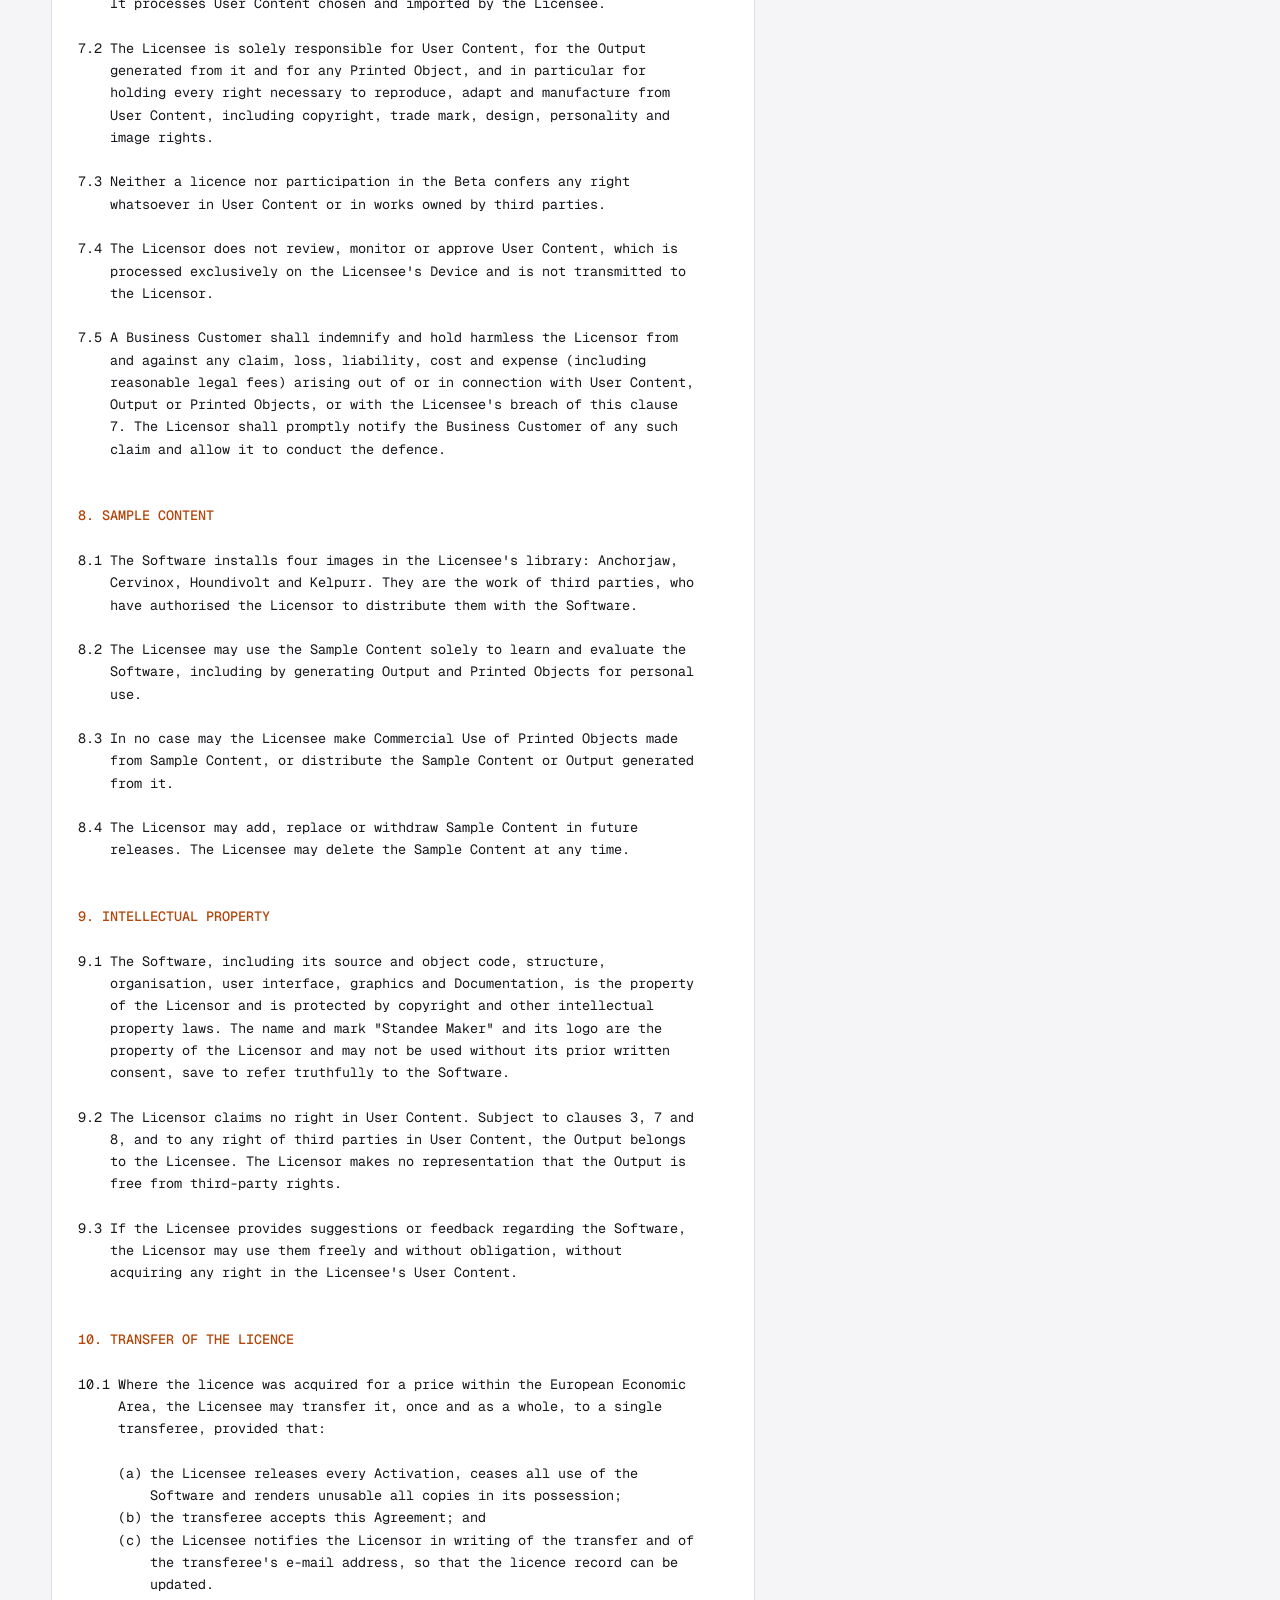
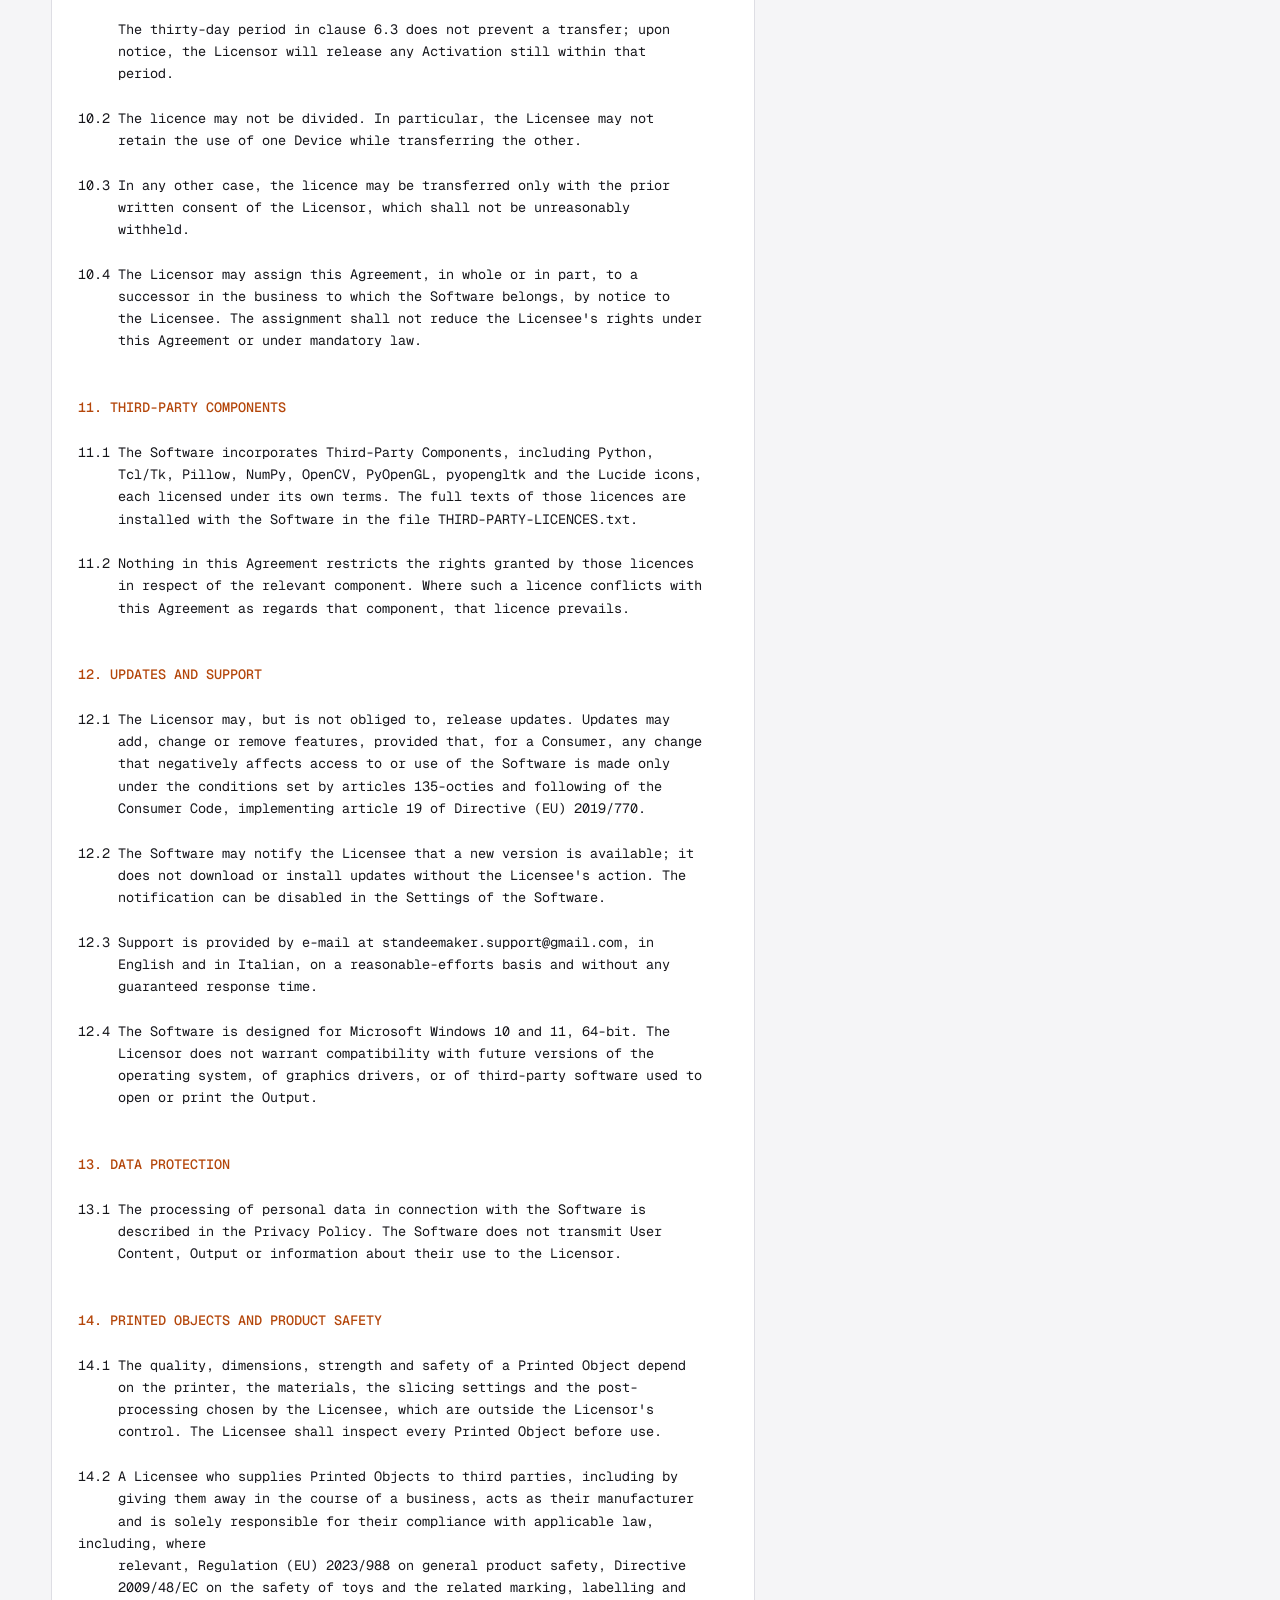
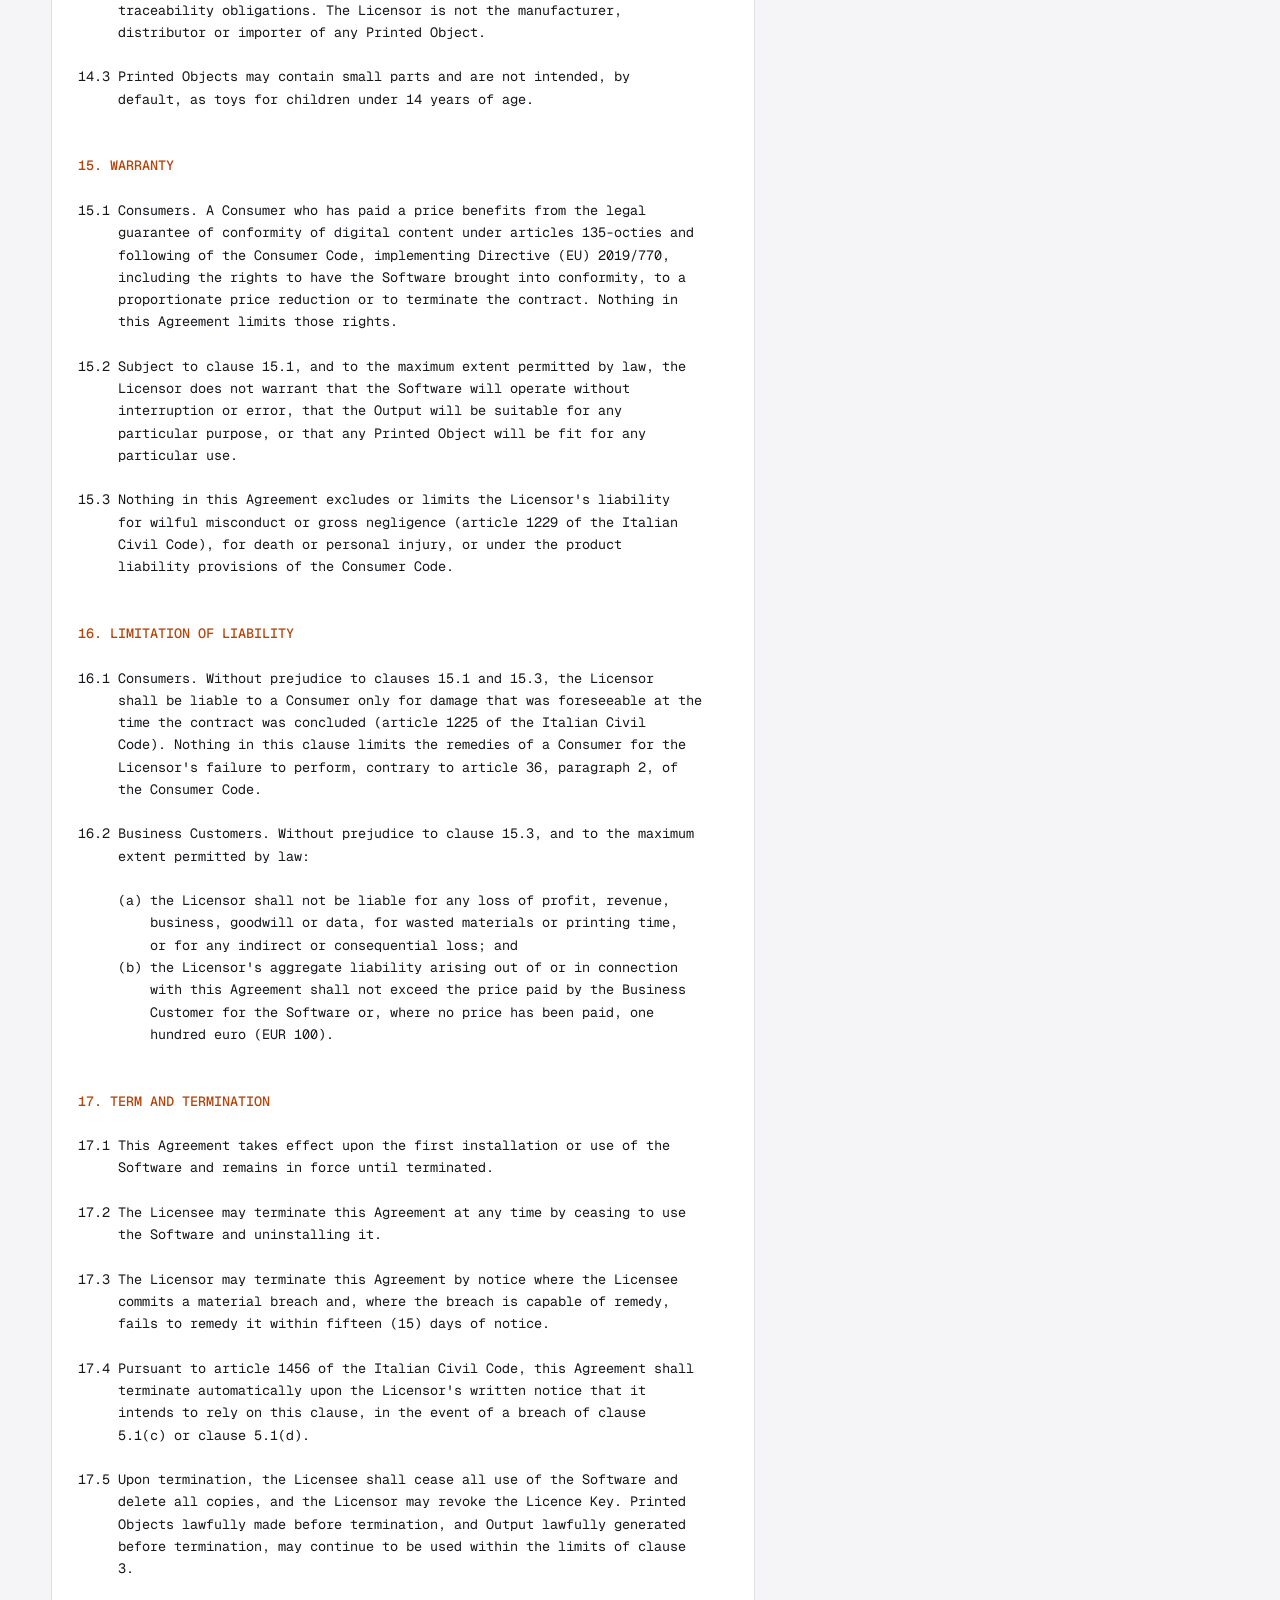
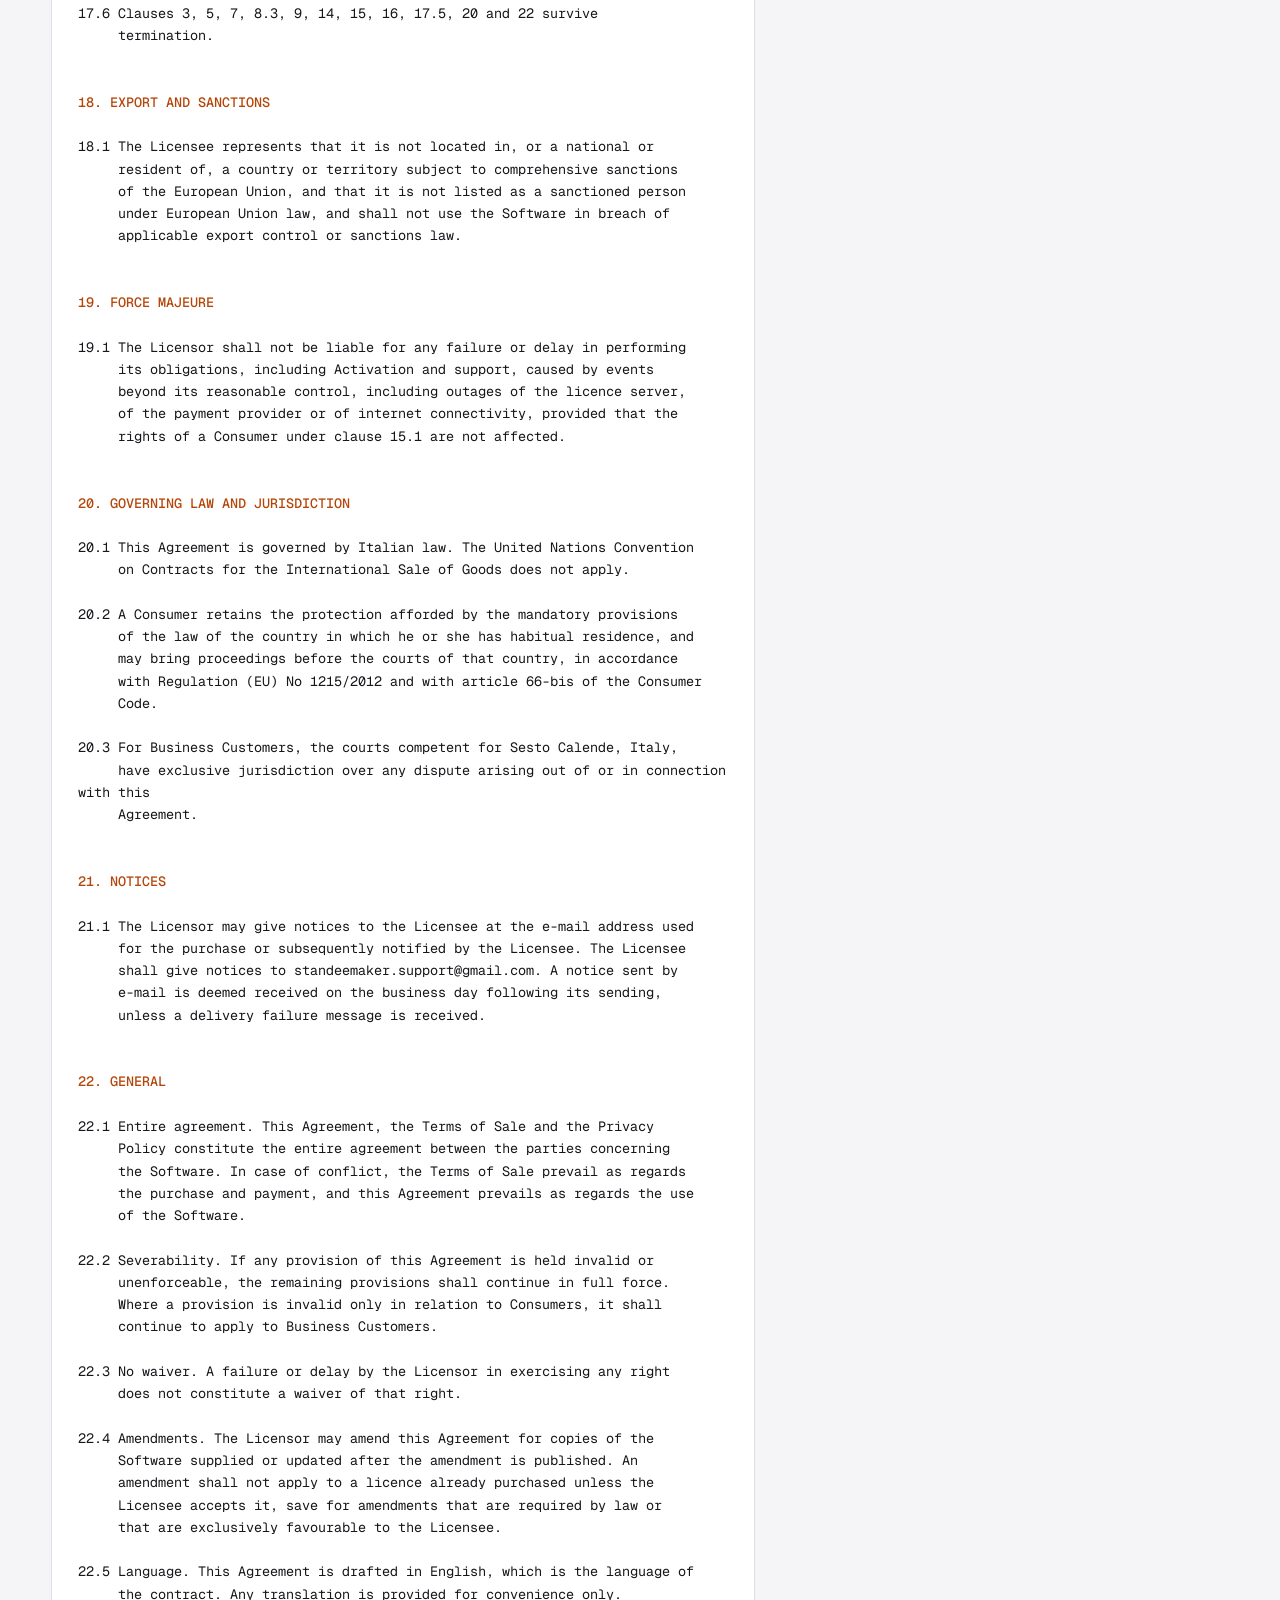
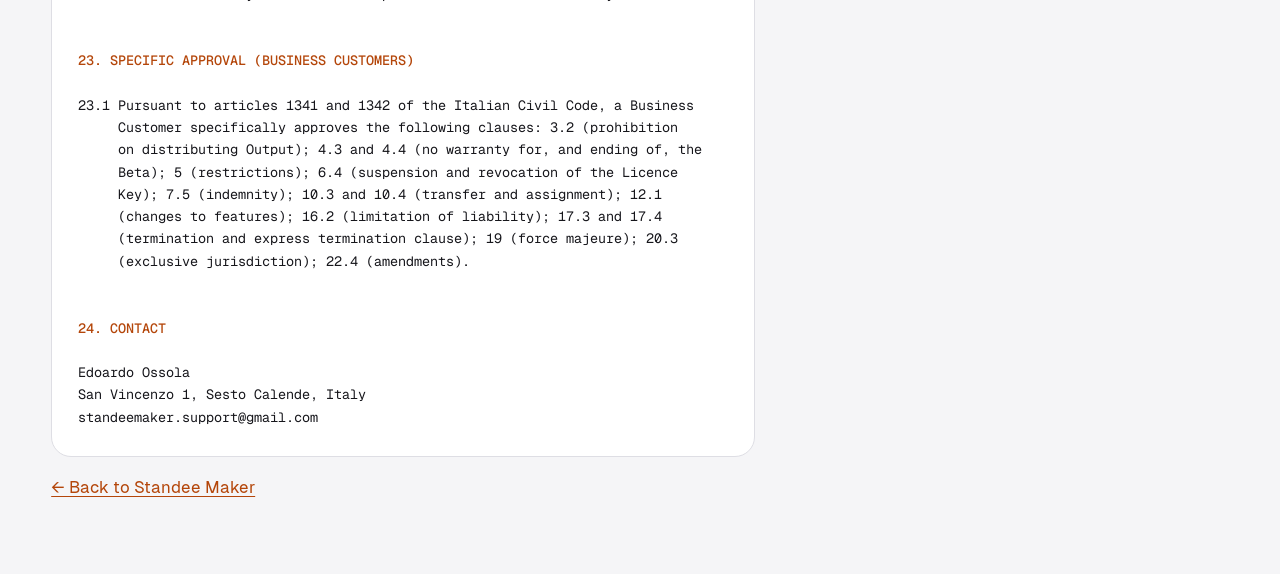
<file: legal/licence.html>
<!doctype html>
<html lang="en">
<head>
<meta charset="utf-8">
<meta name="viewport" content="width=device-width,initial-scale=1,viewport-fit=cover">
<title>Licence agreement - Standee Maker</title>
<meta name="robots" content="noindex">
<link rel="stylesheet" href="../styles.css">
</head>
<body>
<!-- Generata da site/make_legal.py a partire da legal/EULA.txt: non modificarla qui. -->
<header class="topbar">
  <div class="topbar-in">
    <a class="brand" href="../index.html">
      <svg class="mark" viewBox="0 0 30 24" aria-hidden="true">
        <rect x="1.5" y="2.5" width="21" height="19" fill="none" stroke="currentColor" stroke-width="1.6"/>
        <path d="M22.5 21.5 L28.5 21.5" stroke="var(--accent)" stroke-width="2.6"/>
        <path d="M6 17 L12 7 L18 17" fill="none" stroke="currentColor" stroke-width="1.6"/>
      </svg>
      <span class="name">Standee Maker</span>
    </a>
    <nav class="topnav legal-nav" aria-label="Documents">
      <a href="licence.html" aria-current="page">Licence agreement</a>
      <a href="terms.html">Terms of sale</a>
      <a href="privacy.html">Privacy policy</a>
    </nav>
  </div>
</header>
<main class="wrap legal">
  <p class="eyebrow">Documents</p>
  <h1 class="as-section">Licence agreement</h1>
  <div class="legal-text">STANDEE MAKER
END USER LICENCE AGREEMENT

Version 2.4 - 1 October 2026 (Beta)


BETWEEN

Edoardo Ossola, sole trader, with registered address at San Vincenzo 1, Sesto
Calende, Italy, e-mail standeemaker.support@gmail.com (the &quot;Licensor&quot;);

AND

the natural or legal person who installs, activates or uses the Software (the
&quot;Licensee&quot; or &quot;you&quot;).


PREAMBLE

(A) The Licensor has developed and owns the software application known as
    &quot;Standee Maker&quot;.

(B) The Licensee wishes to use the Software on the terms set out below.

(C) This Agreement, the Terms of Sale and the Privacy Policy are published on
    the Licensor&#x27;s website and are made available on the download page and,
    from the commercial release, on the purchase page before any order is
    placed, so that the Licensee may read, save and print them before
    concluding the contract.

By selecting &quot;I accept the agreement&quot; during installation, or by installing,
activating or using the Software, the Licensee accepts this Agreement. A Licensee who does not
accept it must not install or use the Software; the rights described in clause
16 and in the Terms of Sale remain available.


<b>1. DEFINITIONS AND INTERPRETATION</b>

1.1 In this Agreement:

    &quot;Activation&quot; means the association of a Licence Key with a Device through
    the activation procedure of the Software, and &quot;Activate&quot; shall be
    construed accordingly;

    &quot;Agreement&quot; means this End User Licence Agreement, as amended from time to
    time in accordance with clause 22.4;

    &quot;Beta&quot; means the period, ending on the Licensor&#x27;s announcement under
    clause 4.4, in which the Software is made available free of charge before
    its commercial release, as described in clause 4;

    &quot;Business Customer&quot; means a Licensee who is not a Consumer;

    &quot;Commercial Use&quot; means the sale, rental, or supply for consideration of
    Printed Objects, including their manufacture to order for a third party,
    and their use as goods or promotional items in a business that supplies
    goods or services;

    &quot;Consumer&quot; means a natural person acting for purposes outside his or her
    trade, business, craft or profession, within the meaning of article 3 of
    Legislative Decree 6 September 2005 no. 206 (the &quot;Consumer Code&quot;);

    &quot;Device&quot; means a single computer running a supported version of Microsoft
    Windows, owned or controlled by the Licensee;

    &quot;Documentation&quot; means the in-application help, the tutorial and the
    product description published on the Licensor&#x27;s website;

    &quot;Licence Key&quot; means the alphanumeric code issued upon purchase that enables
    the Activation of the Software;

    &quot;Output&quot; means the SVG and STL files, and any other file, generated by the
    Software;

    &quot;Printed Object&quot; means any physical object manufactured, in whole or in
    part, from Output;

    &quot;Sample Content&quot; means the images supplied with the Software and listed in
    clause 8.1;

    &quot;Software&quot; means the Standee Maker application in object code, including
    its updates, the Sample Content and the Documentation, but excluding the
    Third-Party Components;

    &quot;Third-Party Components&quot; means the software components owned by third
    parties and distributed with the Software under their own licences, as
    listed in clause 11;

    &quot;User Content&quot; means any image or other material that the Licensee imports
    into, or creates with, the Software.

1.2 Headings are for convenience only. The words &quot;including&quot; and &quot;in
    particular&quot; are illustrative and do not limit the preceding words. A
    reference to a statute includes that statute as amended or replaced.

1.3 Where this Agreement distinguishes between Consumers and Business
    Customers, the provisions applicable to Consumers prevail in favour of a
    Consumer, and nothing in this Agreement shall be interpreted as limiting
    any right that a Consumer cannot waive under applicable law.


<b>2. GRANT OF LICENCE</b>

2.1 Subject to the Licensee&#x27;s compliance with this Agreement and, except
    during the Beta, to payment of the applicable price, the Licensor grants
    the Licensee a non-exclusive, perpetual, worldwide licence, transferable
    only in accordance with clause 10, to install and use the Software in
    object code on up to two (2) Devices at any one time, within the scope of
    clause 3.

2.2 The Software is licensed, not sold. All rights not expressly granted to
    the Licensee are reserved to the Licensor.

2.3 Where the Licensee is a legal person, the licence may be exercised by its
    employees and individual contractors acting on its behalf, within the
    Device limit in clause 2.1. The Licensee is responsible for their
    compliance with this Agreement.

2.4 The licence covers all releases of version 1.x of the Software. A
    subsequent major version (2.0 or later) may be offered under a new
    licence and for a new price; the Licensee may continue to use version 1.x
    indefinitely.

2.5 During the Beta the licence is granted free of charge, for the releases of
    the Software distributed as beta versions (version numbers lower than
    1.0). It carries no entitlement to a licence of version 1.0 or of any
    later version, except as provided in clause 4.5.


<b>3. USE OF OUTPUT</b>

3.1 The Licensee may use the Software and the Output for personal and
    educational purposes, and may give away or exchange Printed Objects free of
    charge. Commercial Use is not permitted.

3.2 Output as such. The Licensee may not sell, license, rent, publish for
    download, or otherwise distribute the Output, or any file derived from it,
    as a digital product, whether free of charge or for consideration. This
    restriction does not prevent the Licensee from transmitting Output to a
    printing service solely for the manufacture of Printed Objects for the
    Licensee&#x27;s own permitted use.

3.3 No licence for Commercial Use is currently offered. A Licensee who wishes
    to make Commercial Use of Printed Objects may write to the Licensor, who
    may, at his discretion, offer a separate licence for that purpose. Until a
    separate licence is granted in writing, clause 3.1 applies.


<b>4. BETA</b>

4.1 Until the Licensor announces its end, the Software is made available free
    of charge as a beta version. During the Beta no Licence Key is required,
    and the Software imposes no limit on the number of subjects or on the
    generation of Output, including stands.

4.2 The Beta is provided for evaluation and so that the Licensee may report
    problems and suggestions. The Software distributed during the Beta may
    contain errors, may change from one release to the next, and may be
    modified or withdrawn. The Licensor is under no obligation to release a
    final version, to maintain any feature, or to preserve the compatibility
    of the Software&#x27;s working files between releases. Whether a final version
    is released depends, among other things, on the interest shown during the
    Beta.

4.3 The Beta is provided free of charge. To the maximum extent permitted by
    law, and without prejudice to clause 15.3, the Licensor gives no warranty
    of any kind in respect of the Beta.

4.4 The Licensor may modify the terms of the Beta, or end it, by notice on its
    website or in the Software. After the end of the Beta, a Licence Key, or
    the conditions of any trial then offered, may be required in order to use
    the Software or to generate Output.

    A beta release of the Software stops operating as a beta, and behaves as a
    copy that requires a Licence Key, in either of these cases: (a) after
    ninety (90) days of use, as measured by the Software in the way described
    in clause 4.6; (b) when the Software, through the update check described in
    the Privacy Policy, reads on the Licensor&#x27;s website that the Beta has
    ended. The Licensee may then install the commercial release over it, and
    keeps its library and settings. The absence of a connection does not end
    the Beta; clause (a) applies.

4.5 Participation in the Beta confers no right to a licence of a later
    version, nor to any price reduction, except as the Licensor expressly
    offers to the persons concerned. The Licensor offers those who have asked
    to be notified of the commercial release, by writing to the address in the
    Privacy Policy, a reduction of fifty per cent (50%) of the price of the
    licence, valid for one (1) month from the day on which the commercial
    release is made available for purchase. The reduction is personal,
    non-transferable, not cumulative with other offers, and is communicated by
    e-mail when it starts. Any other offer is a promotional offer on the terms
    stated when it is made.

4.6 The days of use in clause 4.4(a) are counted by the Software on each
    Device, at every start, from the first start. They are not calculated from
    the date shown by the Device&#x27;s clock, so that a wrong clock neither
    lengthens nor shortens them. Clauses 4.4 and 5.1(d) apply to any attempt
    to alter them.


<b>5. RESTRICTIONS</b>

5.1 Except as expressly permitted by this Agreement or by mandatory law, the
    Licensee shall not, and shall not permit any third party to:

    (a) sell, rent, lease, lend, sublicense, distribute or otherwise make the
        Software available to any third party, save for a transfer made in
        accordance with clause 10;
    (b) make the Software available to third parties as a hosted, remote or
        time-sharing service, or allow it to be operated for the benefit of
        third parties other than as permitted for Printed Objects under clause
        3;
    (c) disclose, publish or share a Licence Key, or use it on more Devices
        than permitted by clause 2.1;
    (d) remove, disable, circumvent or tamper with the licensing, Activation
        or usage-limit mechanisms of the Software, or with any technical
        protection measure;
    (e) modify, translate, adapt or create derivative works of the Software,
        or distribute modified copies of it;
    (f) remove or alter any proprietary notice, trade mark or licence text
        contained in the Software;
    (g) use the Software in breach of applicable law or so as to infringe the
        rights of any third party;
    (h) reverse engineer, decompile or disassemble the Software.

5.2 Clause 5.1(h) does not restrict the rights of the Licensee under articles
    64-ter and 64-quater of Law 22 April 1941 no. 633, implementing articles 5
    and 6 of Directive 2009/24/EC, to make a back-up copy, to observe, study
    and test the functioning of the Software, and to decompile it where this
    is indispensable to obtain the information necessary to achieve
    interoperability, within the limits set by those provisions.


<b>6. LICENCE KEY AND ACTIVATION</b>

6.1 The Licence Key is confidential. The Licensee is responsible for keeping
    it secure and for all use made of it until the Licensee notifies the
    Licensor of its loss or disclosure.

6.2 Activation requires an internet connection once for each Device. The
    Software thereafter asks the licence server, from time to time and only
    when a connection is available, to confirm the validity of the Licence
    Key. The Software continues to operate when no connection is available.
    It ceases to operate as a licensed copy only where the licence server
    states that the Licence Key is no longer valid.

6.3 The Licensee may release an Activation from within the Software in order
    to Activate another Device. An Activation may be released after thirty
    (30) days of use from the date on which it was made, as measured by the
    Software. Before that period has elapsed, the Licensor will release an
    Activation upon a reasoned request, in particular where a Device has been
    lost, stolen, replaced or has failed.

6.4 The Licensor may suspend or revoke a Licence Key, by notice to the
    e-mail address associated with the purchase, where:

    (a) the Licence Key has been published or disclosed, or is used on more
        Devices than permitted;
    (b) the purchase price has been refunded, or the payment has been reversed
        or charged back;
    (c) the Licence Key was obtained through fraud or through a payment
        instrument used without the holder&#x27;s authorisation; or
    (d) the Licensee has committed a material breach of this Agreement and,
        where the breach is capable of remedy, has not remedied it within
        fifteen (15) days of notice.

    In the cases under (a) and (d), where the Licensee is a Consumer, the
    Licensor will first give the Licensee an opportunity to explain the
    circumstances, unless an immediate measure is necessary to prevent
    further unauthorised use.


<b>7. USER CONTENT AND THIRD-PARTY RIGHTS</b>

7.1 The Software does not supply any artwork other than the Sample Content.
    It processes User Content chosen and imported by the Licensee.

7.2 The Licensee is solely responsible for User Content, for the Output
    generated from it and for any Printed Object, and in particular for
    holding every right necessary to reproduce, adapt and manufacture from
    User Content, including copyright, trade mark, design, personality and
    image rights.

7.3 Neither a licence nor participation in the Beta confers any right
    whatsoever in User Content or in works owned by third parties.

7.4 The Licensor does not review, monitor or approve User Content, which is
    processed exclusively on the Licensee&#x27;s Device and is not transmitted to
    the Licensor.

7.5 A Business Customer shall indemnify and hold harmless the Licensor from
    and against any claim, loss, liability, cost and expense (including
    reasonable legal fees) arising out of or in connection with User Content,
    Output or Printed Objects, or with the Licensee&#x27;s breach of this clause
    7. The Licensor shall promptly notify the Business Customer of any such
    claim and allow it to conduct the defence.


<b>8. SAMPLE CONTENT</b>

8.1 The Software installs four images in the Licensee&#x27;s library: Anchorjaw,
    Cervinox, Houndivolt and Kelpurr. They are the work of third parties, who
    have authorised the Licensor to distribute them with the Software.

8.2 The Licensee may use the Sample Content solely to learn and evaluate the
    Software, including by generating Output and Printed Objects for personal
    use.

8.3 In no case may the Licensee make Commercial Use of Printed Objects made
    from Sample Content, or distribute the Sample Content or Output generated
    from it.

8.4 The Licensor may add, replace or withdraw Sample Content in future
    releases. The Licensee may delete the Sample Content at any time.


<b>9. INTELLECTUAL PROPERTY</b>

9.1 The Software, including its source and object code, structure,
    organisation, user interface, graphics and Documentation, is the property
    of the Licensor and is protected by copyright and other intellectual
    property laws. The name and mark &quot;Standee Maker&quot; and its logo are the
    property of the Licensor and may not be used without its prior written
    consent, save to refer truthfully to the Software.

9.2 The Licensor claims no right in User Content. Subject to clauses 3, 7 and
    8, and to any right of third parties in User Content, the Output belongs
    to the Licensee. The Licensor makes no representation that the Output is
    free from third-party rights.

9.3 If the Licensee provides suggestions or feedback regarding the Software,
    the Licensor may use them freely and without obligation, without
    acquiring any right in the Licensee&#x27;s User Content.


<b>10. TRANSFER OF THE LICENCE</b>

10.1 Where the licence was acquired for a price within the European Economic
     Area, the Licensee may transfer it, once and as a whole, to a single
     transferee, provided that:

     (a) the Licensee releases every Activation, ceases all use of the
         Software and renders unusable all copies in its possession;
     (b) the transferee accepts this Agreement; and
     (c) the Licensee notifies the Licensor in writing of the transfer and of
         the transferee&#x27;s e-mail address, so that the licence record can be
         updated.

     The thirty-day period in clause 6.3 does not prevent a transfer; upon
     notice, the Licensor will release any Activation still within that
     period.

10.2 The licence may not be divided. In particular, the Licensee may not
     retain the use of one Device while transferring the other.

10.3 In any other case, the licence may be transferred only with the prior
     written consent of the Licensor, which shall not be unreasonably
     withheld.

10.4 The Licensor may assign this Agreement, in whole or in part, to a
     successor in the business to which the Software belongs, by notice to
     the Licensee. The assignment shall not reduce the Licensee&#x27;s rights under
     this Agreement or under mandatory law.


<b>11. THIRD-PARTY COMPONENTS</b>

11.1 The Software incorporates Third-Party Components, including Python,
     Tcl/Tk, Pillow, NumPy, OpenCV, PyOpenGL, pyopengltk and the Lucide icons,
     each licensed under its own terms. The full texts of those licences are
     installed with the Software in the file THIRD-PARTY-LICENCES.txt.

11.2 Nothing in this Agreement restricts the rights granted by those licences
     in respect of the relevant component. Where such a licence conflicts with
     this Agreement as regards that component, that licence prevails.


<b>12. UPDATES AND SUPPORT</b>

12.1 The Licensor may, but is not obliged to, release updates. Updates may
     add, change or remove features, provided that, for a Consumer, any change
     that negatively affects access to or use of the Software is made only
     under the conditions set by articles 135-octies and following of the
     Consumer Code, implementing article 19 of Directive (EU) 2019/770.

12.2 The Software may notify the Licensee that a new version is available; it
     does not download or install updates without the Licensee&#x27;s action. The
     notification can be disabled in the Settings of the Software.

12.3 Support is provided by e-mail at standeemaker.support@gmail.com, in
     English and in Italian, on a reasonable-efforts basis and without any
     guaranteed response time.

12.4 The Software is designed for Microsoft Windows 10 and 11, 64-bit. The
     Licensor does not warrant compatibility with future versions of the
     operating system, of graphics drivers, or of third-party software used to
     open or print the Output.


<b>13. DATA PROTECTION</b>

13.1 The processing of personal data in connection with the Software is
     described in the Privacy Policy. The Software does not transmit User
     Content, Output or information about their use to the Licensor.


<b>14. PRINTED OBJECTS AND PRODUCT SAFETY</b>

14.1 The quality, dimensions, strength and safety of a Printed Object depend
     on the printer, the materials, the slicing settings and the post-
     processing chosen by the Licensee, which are outside the Licensor&#x27;s
     control. The Licensee shall inspect every Printed Object before use.

14.2 A Licensee who supplies Printed Objects to third parties, including by
     giving them away in the course of a business, acts as their manufacturer
     and is solely responsible for their compliance with applicable law, including, where
     relevant, Regulation (EU) 2023/988 on general product safety, Directive
     2009/48/EC on the safety of toys and the related marking, labelling and
     traceability obligations. The Licensor is not the manufacturer,
     distributor or importer of any Printed Object.

14.3 Printed Objects may contain small parts and are not intended, by
     default, as toys for children under 14 years of age.


<b>15. WARRANTY</b>

15.1 Consumers. A Consumer who has paid a price benefits from the legal
     guarantee of conformity of digital content under articles 135-octies and
     following of the Consumer Code, implementing Directive (EU) 2019/770,
     including the rights to have the Software brought into conformity, to a
     proportionate price reduction or to terminate the contract. Nothing in
     this Agreement limits those rights.

15.2 Subject to clause 15.1, and to the maximum extent permitted by law, the
     Licensor does not warrant that the Software will operate without
     interruption or error, that the Output will be suitable for any
     particular purpose, or that any Printed Object will be fit for any
     particular use.

15.3 Nothing in this Agreement excludes or limits the Licensor&#x27;s liability
     for wilful misconduct or gross negligence (article 1229 of the Italian
     Civil Code), for death or personal injury, or under the product
     liability provisions of the Consumer Code.


<b>16. LIMITATION OF LIABILITY</b>

16.1 Consumers. Without prejudice to clauses 15.1 and 15.3, the Licensor
     shall be liable to a Consumer only for damage that was foreseeable at the
     time the contract was concluded (article 1225 of the Italian Civil
     Code). Nothing in this clause limits the remedies of a Consumer for the
     Licensor&#x27;s failure to perform, contrary to article 36, paragraph 2, of
     the Consumer Code.

16.2 Business Customers. Without prejudice to clause 15.3, and to the maximum
     extent permitted by law:

     (a) the Licensor shall not be liable for any loss of profit, revenue,
         business, goodwill or data, for wasted materials or printing time,
         or for any indirect or consequential loss; and
     (b) the Licensor&#x27;s aggregate liability arising out of or in connection
         with this Agreement shall not exceed the price paid by the Business
         Customer for the Software or, where no price has been paid, one
         hundred euro (EUR 100).


<b>17. TERM AND TERMINATION</b>

17.1 This Agreement takes effect upon the first installation or use of the
     Software and remains in force until terminated.

17.2 The Licensee may terminate this Agreement at any time by ceasing to use
     the Software and uninstalling it.

17.3 The Licensor may terminate this Agreement by notice where the Licensee
     commits a material breach and, where the breach is capable of remedy,
     fails to remedy it within fifteen (15) days of notice.

17.4 Pursuant to article 1456 of the Italian Civil Code, this Agreement shall
     terminate automatically upon the Licensor&#x27;s written notice that it
     intends to rely on this clause, in the event of a breach of clause
     5.1(c) or clause 5.1(d).

17.5 Upon termination, the Licensee shall cease all use of the Software and
     delete all copies, and the Licensor may revoke the Licence Key. Printed
     Objects lawfully made before termination, and Output lawfully generated
     before termination, may continue to be used within the limits of clause
     3.

17.6 Clauses 3, 5, 7, 8.3, 9, 14, 15, 16, 17.5, 20 and 22 survive
     termination.


<b>18. EXPORT AND SANCTIONS</b>

18.1 The Licensee represents that it is not located in, or a national or
     resident of, a country or territory subject to comprehensive sanctions
     of the European Union, and that it is not listed as a sanctioned person
     under European Union law, and shall not use the Software in breach of
     applicable export control or sanctions law.


<b>19. FORCE MAJEURE</b>

19.1 The Licensor shall not be liable for any failure or delay in performing
     its obligations, including Activation and support, caused by events
     beyond its reasonable control, including outages of the licence server,
     of the payment provider or of internet connectivity, provided that the
     rights of a Consumer under clause 15.1 are not affected.


<b>20. GOVERNING LAW AND JURISDICTION</b>

20.1 This Agreement is governed by Italian law. The United Nations Convention
     on Contracts for the International Sale of Goods does not apply.

20.2 A Consumer retains the protection afforded by the mandatory provisions
     of the law of the country in which he or she has habitual residence, and
     may bring proceedings before the courts of that country, in accordance
     with Regulation (EU) No 1215/2012 and with article 66-bis of the Consumer
     Code.

20.3 For Business Customers, the courts competent for Sesto Calende, Italy,
     have exclusive jurisdiction over any dispute arising out of or in connection with this
     Agreement.


<b>21. NOTICES</b>

21.1 The Licensor may give notices to the Licensee at the e-mail address used
     for the purchase or subsequently notified by the Licensee. The Licensee
     shall give notices to standeemaker.support@gmail.com. A notice sent by
     e-mail is deemed received on the business day following its sending,
     unless a delivery failure message is received.


<b>22. GENERAL</b>

22.1 Entire agreement. This Agreement, the Terms of Sale and the Privacy
     Policy constitute the entire agreement between the parties concerning
     the Software. In case of conflict, the Terms of Sale prevail as regards
     the purchase and payment, and this Agreement prevails as regards the use
     of the Software.

22.2 Severability. If any provision of this Agreement is held invalid or
     unenforceable, the remaining provisions shall continue in full force.
     Where a provision is invalid only in relation to Consumers, it shall
     continue to apply to Business Customers.

22.3 No waiver. A failure or delay by the Licensor in exercising any right
     does not constitute a waiver of that right.

22.4 Amendments. The Licensor may amend this Agreement for copies of the
     Software supplied or updated after the amendment is published. An
     amendment shall not apply to a licence already purchased unless the
     Licensee accepts it, save for amendments that are required by law or
     that are exclusively favourable to the Licensee.

22.5 Language. This Agreement is drafted in English, which is the language of
     the contract. Any translation is provided for convenience only.


<b>23. SPECIFIC APPROVAL (BUSINESS CUSTOMERS)</b>

23.1 Pursuant to articles 1341 and 1342 of the Italian Civil Code, a Business
     Customer specifically approves the following clauses: 3.2 (prohibition
     on distributing Output); 4.3 and 4.4 (no warranty for, and ending of, the
     Beta); 5 (restrictions); 6.4 (suspension and revocation of the Licence
     Key); 7.5 (indemnity); 10.3 and 10.4 (transfer and assignment); 12.1
     (changes to features); 16.2 (limitation of liability); 17.3 and 17.4
     (termination and express termination clause); 19 (force majeure); 20.3
     (exclusive jurisdiction); 22.4 (amendments).


<b>24. CONTACT</b>

Edoardo Ossola
San Vincenzo 1, Sesto Calende, Italy
standeemaker.support@gmail.com</div>
  <p><a href="../index.html">&larr; Back to Standee Maker</a></p>
</main>
</body>
</html>
</file>
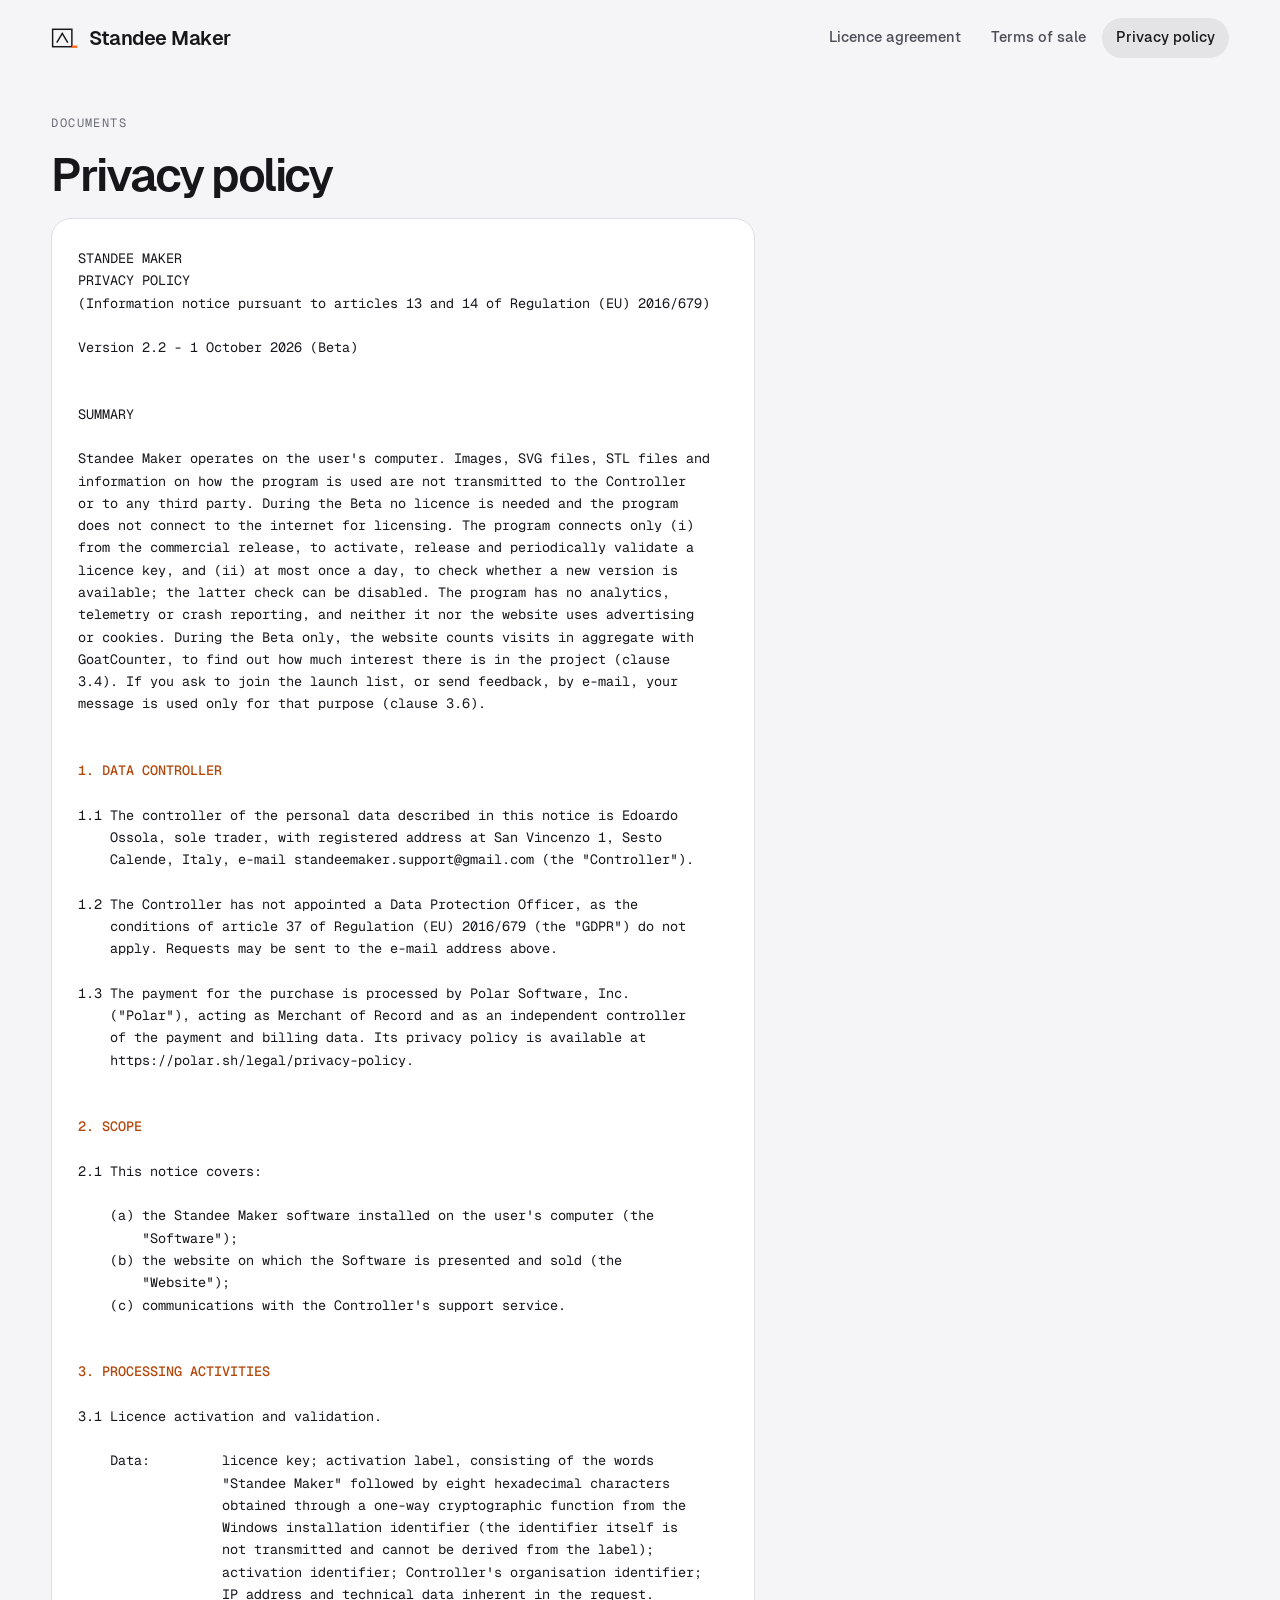
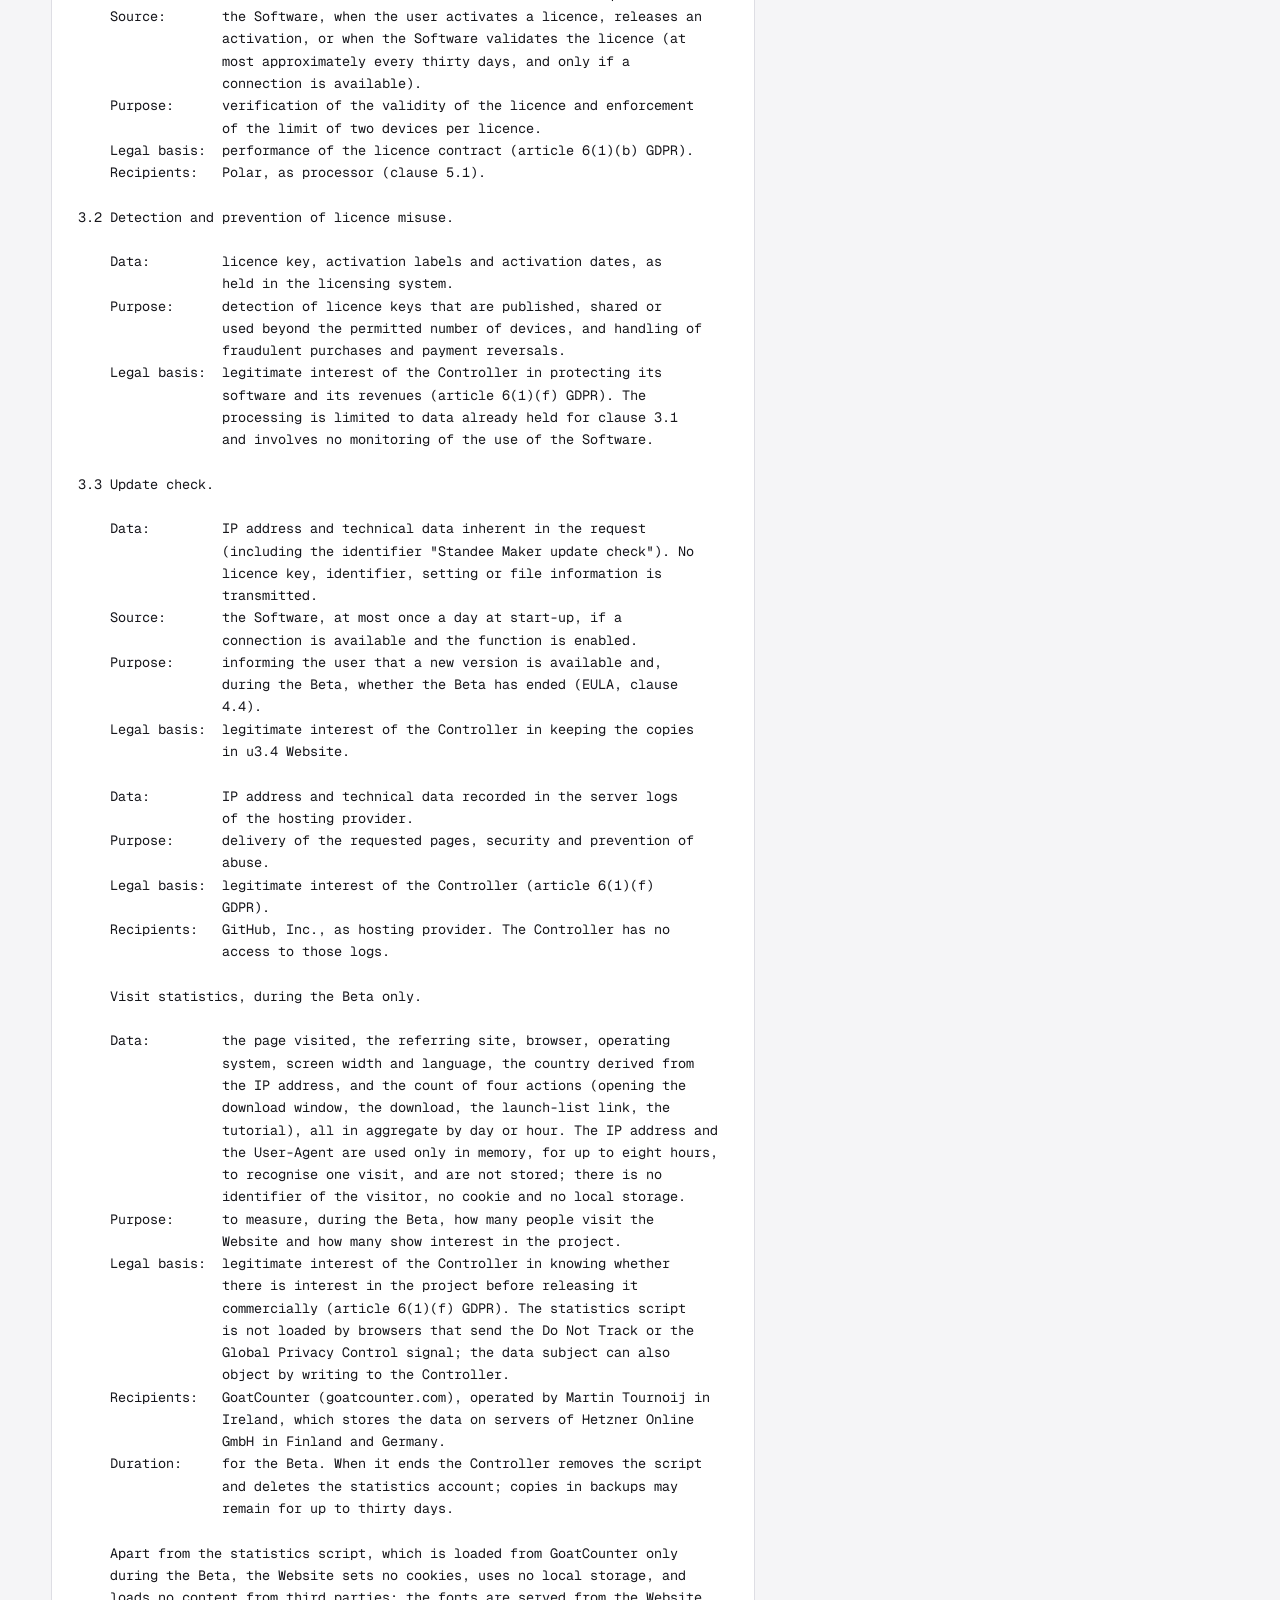
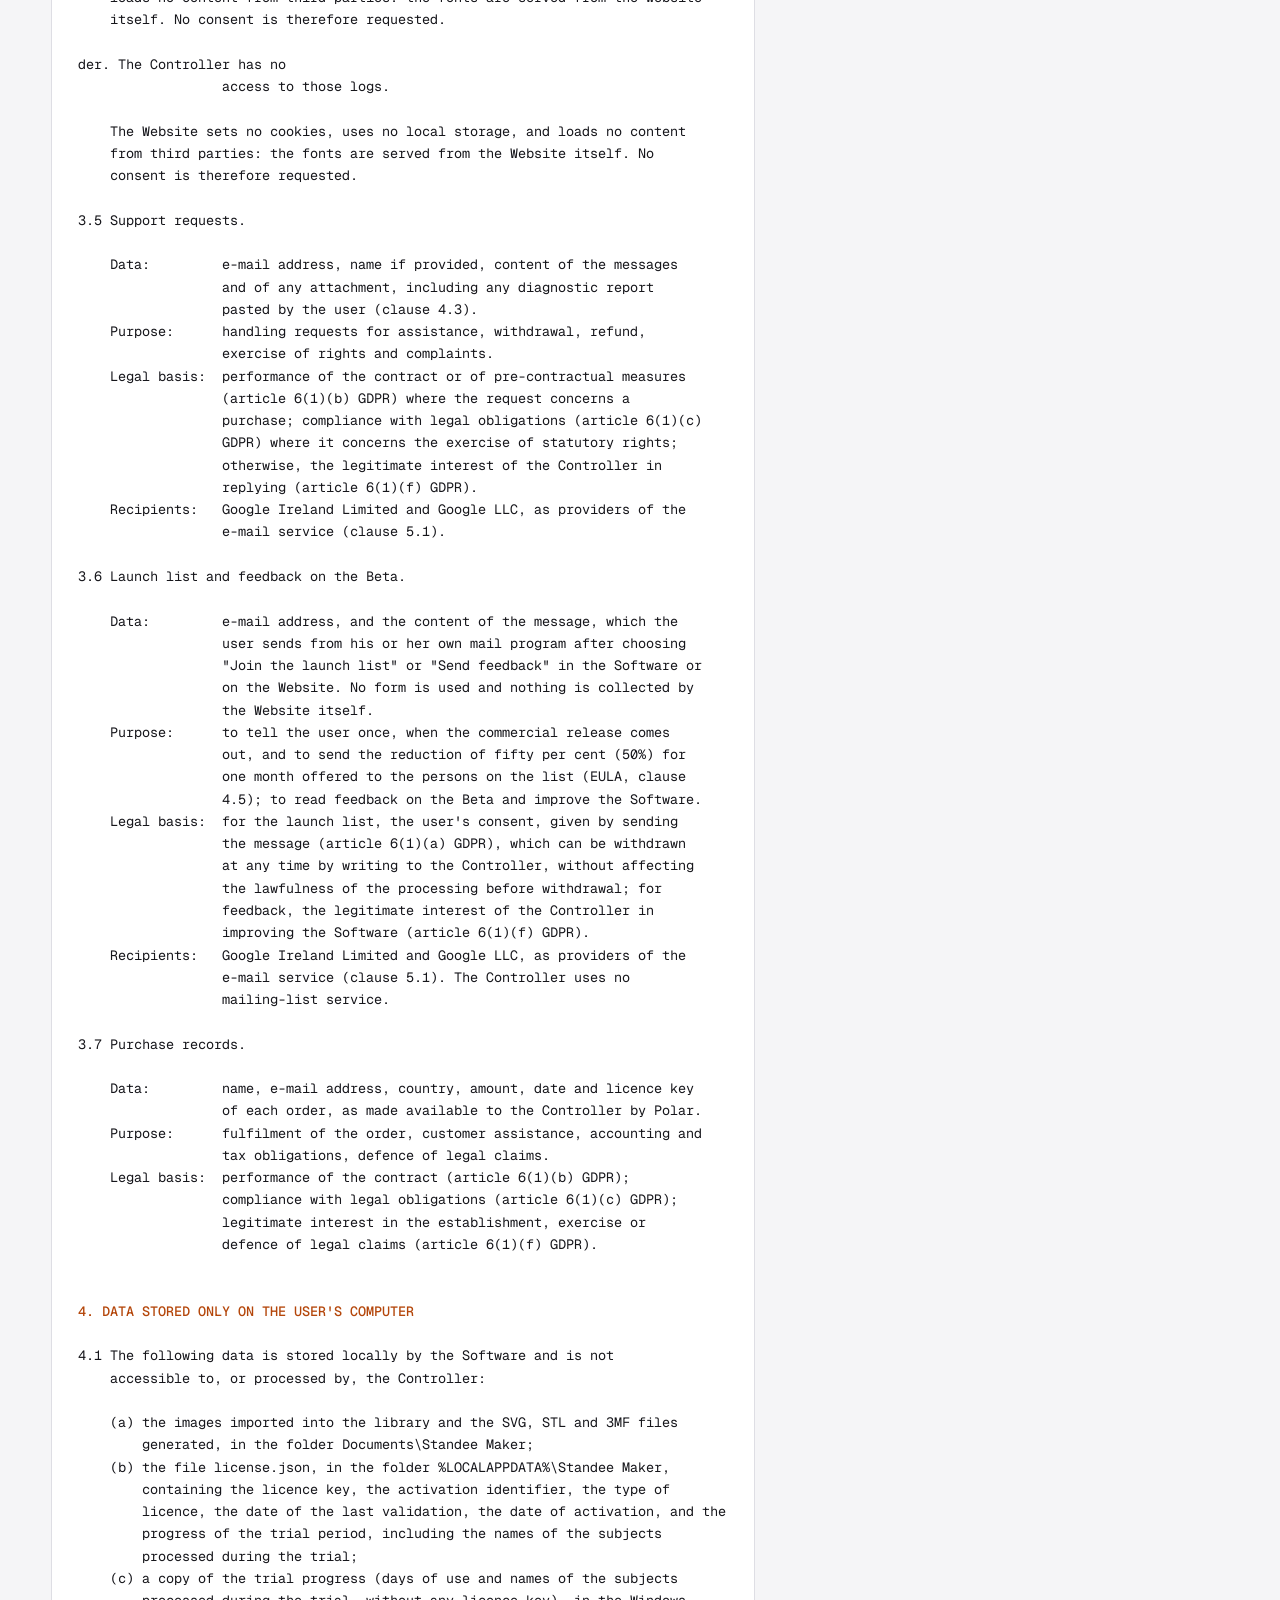
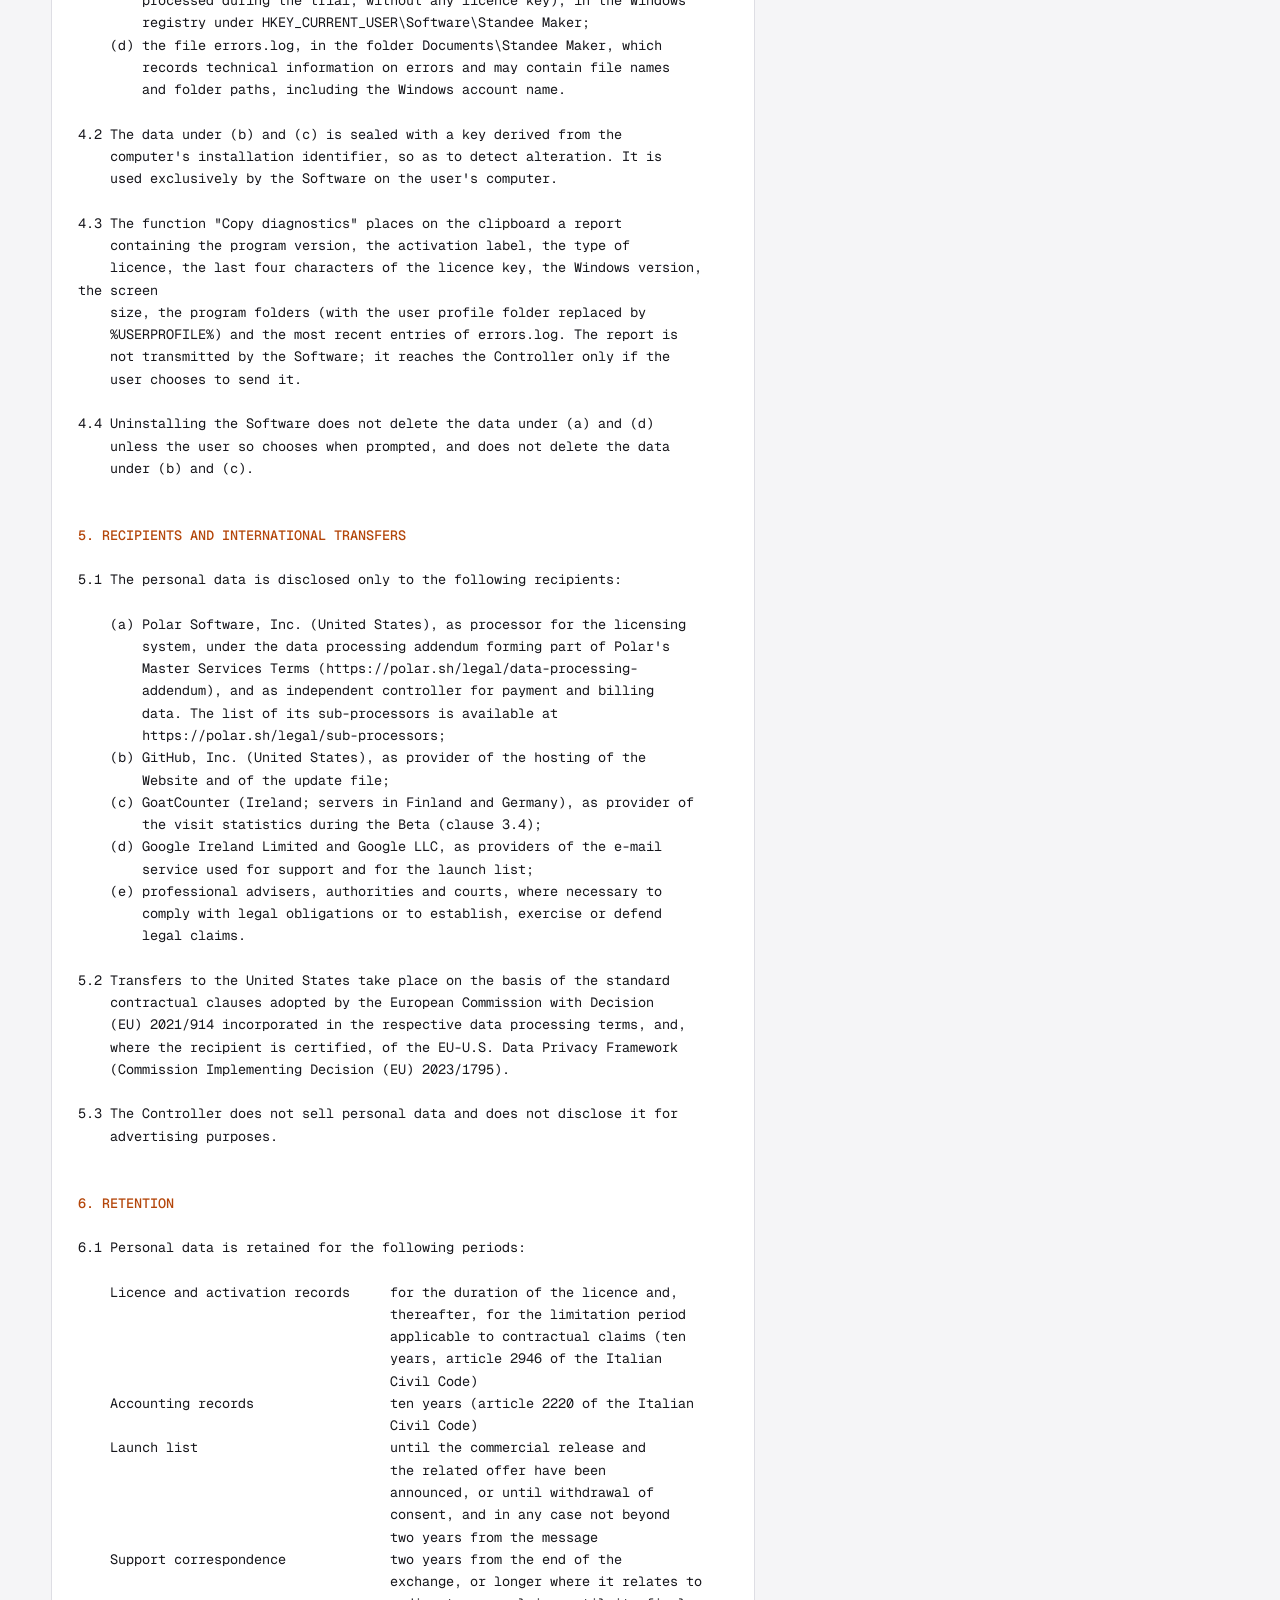
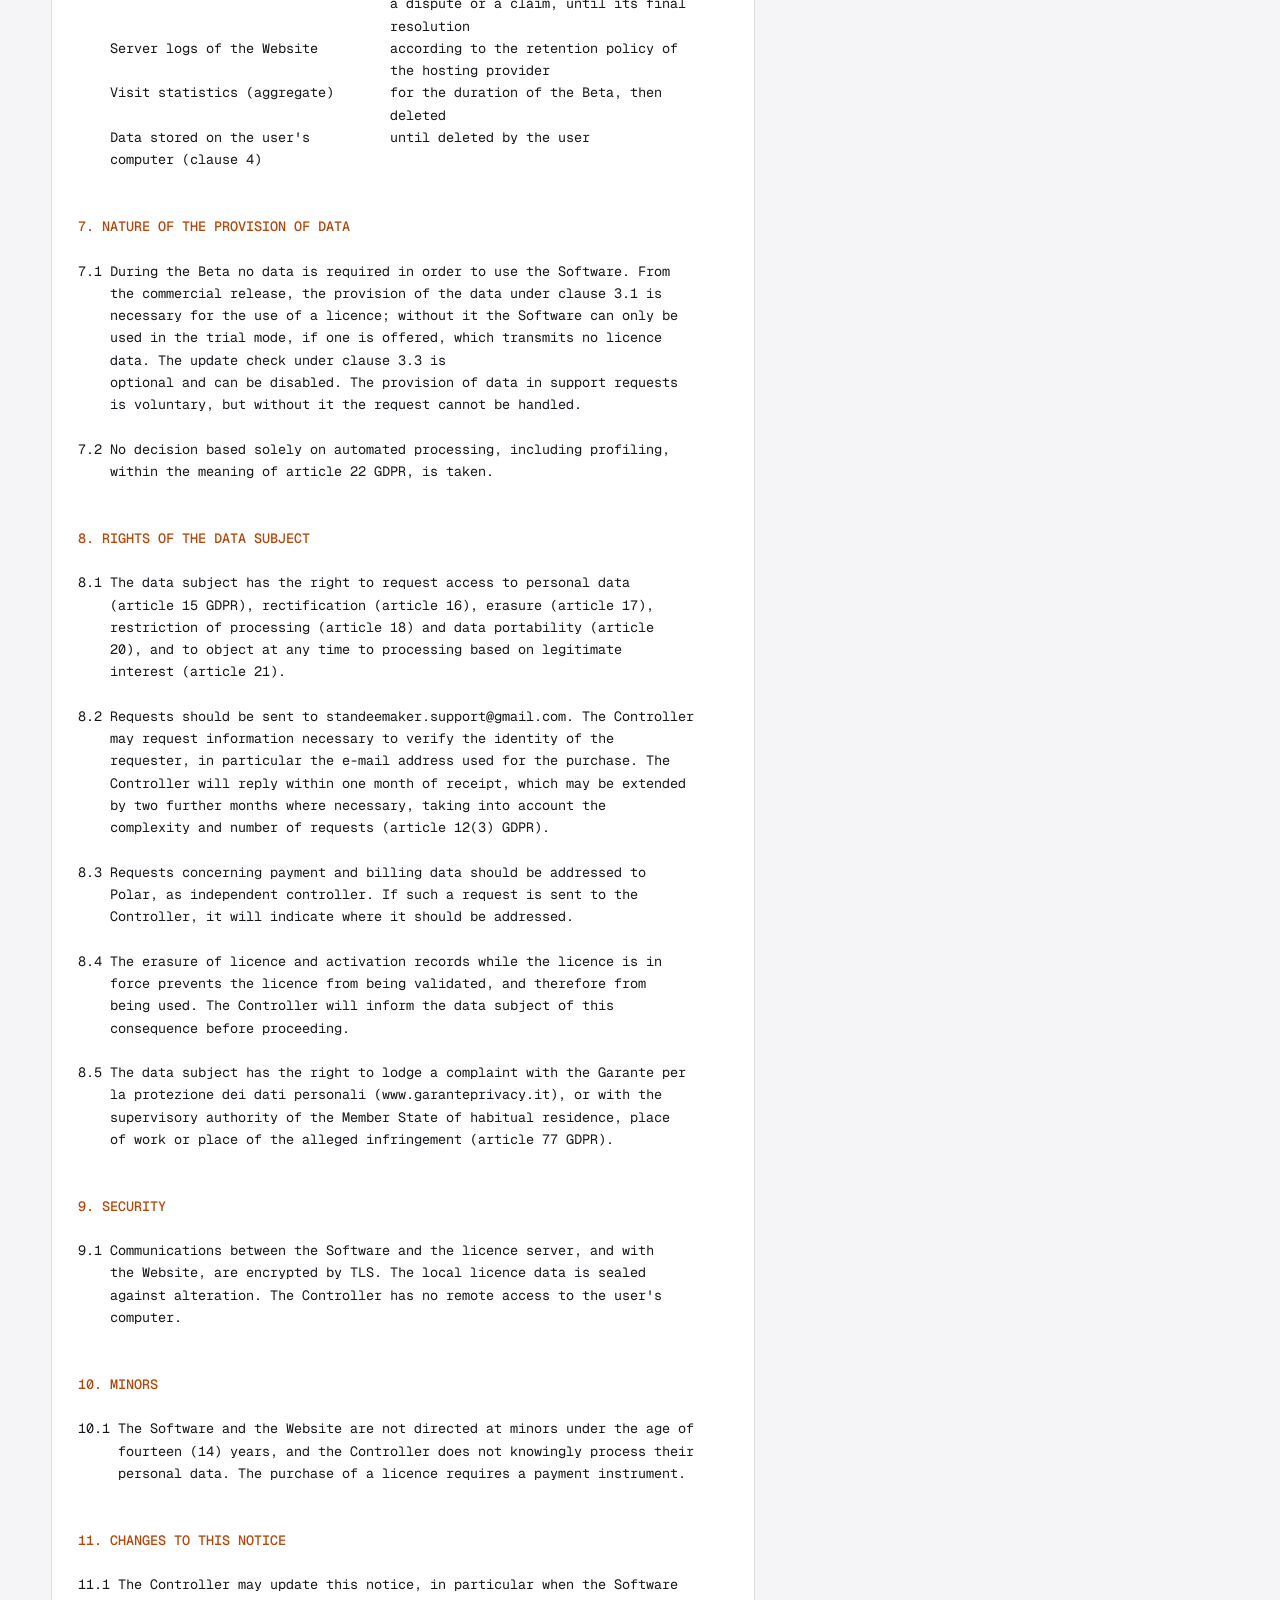
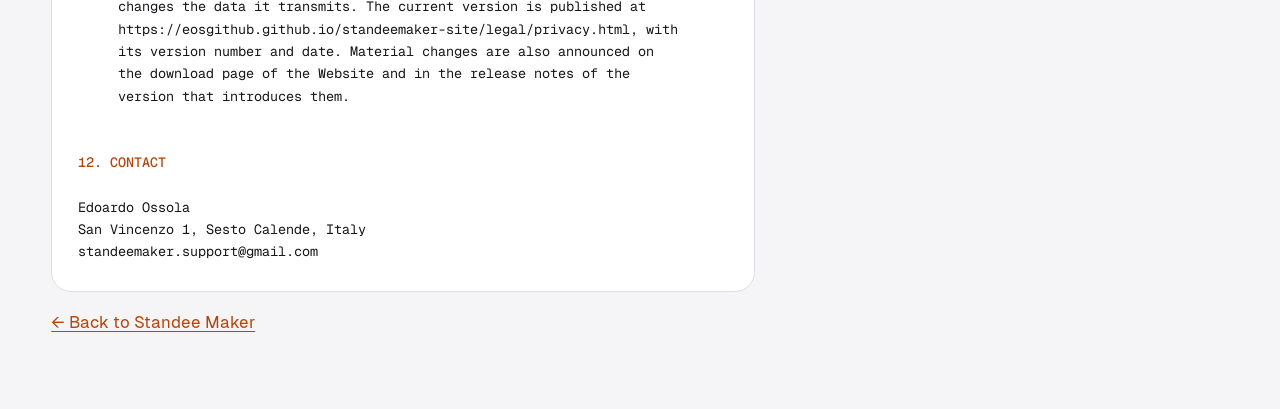
<file: legal/privacy.html>
<!doctype html>
<html lang="en">
<head>
<meta charset="utf-8">
<meta name="viewport" content="width=device-width,initial-scale=1,viewport-fit=cover">
<title>Privacy policy - Standee Maker</title>
<meta name="robots" content="noindex">
<link rel="stylesheet" href="../styles.css">
</head>
<body>
<!-- Generata da site/make_legal.py a partire da legal/PRIVACY.txt: non modificarla qui. -->
<header class="topbar">
  <div class="topbar-in">
    <a class="brand" href="../index.html">
      <svg class="mark" viewBox="0 0 30 24" aria-hidden="true">
        <rect x="1.5" y="2.5" width="21" height="19" fill="none" stroke="currentColor" stroke-width="1.6"/>
        <path d="M22.5 21.5 L28.5 21.5" stroke="var(--accent)" stroke-width="2.6"/>
        <path d="M6 17 L12 7 L18 17" fill="none" stroke="currentColor" stroke-width="1.6"/>
      </svg>
      <span class="name">Standee Maker</span>
    </a>
    <nav class="topnav legal-nav" aria-label="Documents">
      <a href="licence.html">Licence agreement</a>
      <a href="terms.html">Terms of sale</a>
      <a href="privacy.html" aria-current="page">Privacy policy</a>
    </nav>
  </div>
</header>
<main class="wrap legal">
  <p class="eyebrow">Documents</p>
  <h1 class="as-section">Privacy policy</h1>
  <div class="legal-text">STANDEE MAKER
PRIVACY POLICY
(Information notice pursuant to articles 13 and 14 of Regulation (EU) 2016/679)

Version 2.2 - 1 October 2026 (Beta)


SUMMARY

Standee Maker operates on the user&#x27;s computer. Images, SVG files, STL files and
information on how the program is used are not transmitted to the Controller
or to any third party. During the Beta no licence is needed and the program
does not connect to the internet for licensing. The program connects only (i)
from the commercial release, to activate, release and periodically validate a
licence key, and (ii) at most once a day, to check whether a new version is
available; the latter check can be disabled. The program has no analytics,
telemetry or crash reporting, and neither it nor the website uses advertising
or cookies. During the Beta only, the website counts visits in aggregate with
GoatCounter, to find out how much interest there is in the project (clause
3.4). If you ask to join the launch list, or send feedback, by e-mail, your
message is used only for that purpose (clause 3.6).


<b>1. DATA CONTROLLER</b>

1.1 The controller of the personal data described in this notice is Edoardo
    Ossola, sole trader, with registered address at San Vincenzo 1, Sesto
    Calende, Italy, e-mail standeemaker.support@gmail.com (the &quot;Controller&quot;).

1.2 The Controller has not appointed a Data Protection Officer, as the
    conditions of article 37 of Regulation (EU) 2016/679 (the &quot;GDPR&quot;) do not
    apply. Requests may be sent to the e-mail address above.

1.3 The payment for the purchase is processed by Polar Software, Inc.
    (&quot;Polar&quot;), acting as Merchant of Record and as an independent controller
    of the payment and billing data. Its privacy policy is available at
    https://polar.sh/legal/privacy-policy.


<b>2. SCOPE</b>

2.1 This notice covers:

    (a) the Standee Maker software installed on the user&#x27;s computer (the
        &quot;Software&quot;);
    (b) the website on which the Software is presented and sold (the
        &quot;Website&quot;);
    (c) communications with the Controller&#x27;s support service.


<b>3. PROCESSING ACTIVITIES</b>

3.1 Licence activation and validation.

    Data:         licence key; activation label, consisting of the words
                  &quot;Standee Maker&quot; followed by eight hexadecimal characters
                  obtained through a one-way cryptographic function from the
                  Windows installation identifier (the identifier itself is
                  not transmitted and cannot be derived from the label);
                  activation identifier; Controller&#x27;s organisation identifier;
                  IP address and technical data inherent in the request.
    Source:       the Software, when the user activates a licence, releases an
                  activation, or when the Software validates the licence (at
                  most approximately every thirty days, and only if a
                  connection is available).
    Purpose:      verification of the validity of the licence and enforcement
                  of the limit of two devices per licence.
    Legal basis:  performance of the licence contract (article 6(1)(b) GDPR).
    Recipients:   Polar, as processor (clause 5.1).

3.2 Detection and prevention of licence misuse.

    Data:         licence key, activation labels and activation dates, as
                  held in the licensing system.
    Purpose:      detection of licence keys that are published, shared or
                  used beyond the permitted number of devices, and handling of
                  fraudulent purchases and payment reversals.
    Legal basis:  legitimate interest of the Controller in protecting its
                  software and its revenues (article 6(1)(f) GDPR). The
                  processing is limited to data already held for clause 3.1
                  and involves no monitoring of the use of the Software.

3.3 Update check.

    Data:         IP address and technical data inherent in the request
                  (including the identifier &quot;Standee Maker update check&quot;). No
                  licence key, identifier, setting or file information is
                  transmitted.
    Source:       the Software, at most once a day at start-up, if a
                  connection is available and the function is enabled.
    Purpose:      informing the user that a new version is available and,
                  during the Beta, whether the Beta has ended (EULA, clause
                  4.4).
    Legal basis:  legitimate interest of the Controller in keeping the copies
                  in u3.4 Website.

    Data:         IP address and technical data recorded in the server logs
                  of the hosting provider.
    Purpose:      delivery of the requested pages, security and prevention of
                  abuse.
    Legal basis:  legitimate interest of the Controller (article 6(1)(f)
                  GDPR).
    Recipients:   GitHub, Inc., as hosting provider. The Controller has no
                  access to those logs.

    Visit statistics, during the Beta only.

    Data:         the page visited, the referring site, browser, operating
                  system, screen width and language, the country derived from
                  the IP address, and the count of four actions (opening the
                  download window, the download, the launch-list link, the
                  tutorial), all in aggregate by day or hour. The IP address and
                  the User-Agent are used only in memory, for up to eight hours,
                  to recognise one visit, and are not stored; there is no
                  identifier of the visitor, no cookie and no local storage.
    Purpose:      to measure, during the Beta, how many people visit the
                  Website and how many show interest in the project.
    Legal basis:  legitimate interest of the Controller in knowing whether
                  there is interest in the project before releasing it
                  commercially (article 6(1)(f) GDPR). The statistics script
                  is not loaded by browsers that send the Do Not Track or the
                  Global Privacy Control signal; the data subject can also
                  object by writing to the Controller.
    Recipients:   GoatCounter (goatcounter.com), operated by Martin Tournoij in
                  Ireland, which stores the data on servers of Hetzner Online
                  GmbH in Finland and Germany.
    Duration:     for the Beta. When it ends the Controller removes the script
                  and deletes the statistics account; copies in backups may
                  remain for up to thirty days.

    Apart from the statistics script, which is loaded from GoatCounter only
    during the Beta, the Website sets no cookies, uses no local storage, and
    loads no content from third parties: the fonts are served from the Website
    itself. No consent is therefore requested.

der. The Controller has no
                  access to those logs.

    The Website sets no cookies, uses no local storage, and loads no content
    from third parties: the fonts are served from the Website itself. No
    consent is therefore requested.

3.5 Support requests.

    Data:         e-mail address, name if provided, content of the messages
                  and of any attachment, including any diagnostic report
                  pasted by the user (clause 4.3).
    Purpose:      handling requests for assistance, withdrawal, refund,
                  exercise of rights and complaints.
    Legal basis:  performance of the contract or of pre-contractual measures
                  (article 6(1)(b) GDPR) where the request concerns a
                  purchase; compliance with legal obligations (article 6(1)(c)
                  GDPR) where it concerns the exercise of statutory rights;
                  otherwise, the legitimate interest of the Controller in
                  replying (article 6(1)(f) GDPR).
    Recipients:   Google Ireland Limited and Google LLC, as providers of the
                  e-mail service (clause 5.1).

3.6 Launch list and feedback on the Beta.

    Data:         e-mail address, and the content of the message, which the
                  user sends from his or her own mail program after choosing
                  &quot;Join the launch list&quot; or &quot;Send feedback&quot; in the Software or
                  on the Website. No form is used and nothing is collected by
                  the Website itself.
    Purpose:      to tell the user once, when the commercial release comes
                  out, and to send the reduction of fifty per cent (50%) for
                  one month offered to the persons on the list (EULA, clause
                  4.5); to read feedback on the Beta and improve the Software.
    Legal basis:  for the launch list, the user&#x27;s consent, given by sending
                  the message (article 6(1)(a) GDPR), which can be withdrawn
                  at any time by writing to the Controller, without affecting
                  the lawfulness of the processing before withdrawal; for
                  feedback, the legitimate interest of the Controller in
                  improving the Software (article 6(1)(f) GDPR).
    Recipients:   Google Ireland Limited and Google LLC, as providers of the
                  e-mail service (clause 5.1). The Controller uses no
                  mailing-list service.

3.7 Purchase records.

    Data:         name, e-mail address, country, amount, date and licence key
                  of each order, as made available to the Controller by Polar.
    Purpose:      fulfilment of the order, customer assistance, accounting and
                  tax obligations, defence of legal claims.
    Legal basis:  performance of the contract (article 6(1)(b) GDPR);
                  compliance with legal obligations (article 6(1)(c) GDPR);
                  legitimate interest in the establishment, exercise or
                  defence of legal claims (article 6(1)(f) GDPR).


<b>4. DATA STORED ONLY ON THE USER&#x27;S COMPUTER</b>

4.1 The following data is stored locally by the Software and is not
    accessible to, or processed by, the Controller:

    (a) the images imported into the library and the SVG, STL and 3MF files
        generated, in the folder Documents\Standee Maker;
    (b) the file license.json, in the folder %LOCALAPPDATA%\Standee Maker,
        containing the licence key, the activation identifier, the type of
        licence, the date of the last validation, the date of activation, and the
        progress of the trial period, including the names of the subjects
        processed during the trial;
    (c) a copy of the trial progress (days of use and names of the subjects
        processed during the trial, without any licence key), in the Windows
        registry under HKEY_CURRENT_USER\Software\Standee Maker;
    (d) the file errors.log, in the folder Documents\Standee Maker, which
        records technical information on errors and may contain file names
        and folder paths, including the Windows account name.

4.2 The data under (b) and (c) is sealed with a key derived from the
    computer&#x27;s installation identifier, so as to detect alteration. It is
    used exclusively by the Software on the user&#x27;s computer.

4.3 The function &quot;Copy diagnostics&quot; places on the clipboard a report
    containing the program version, the activation label, the type of
    licence, the last four characters of the licence key, the Windows version, the screen
    size, the program folders (with the user profile folder replaced by
    %USERPROFILE%) and the most recent entries of errors.log. The report is
    not transmitted by the Software; it reaches the Controller only if the
    user chooses to send it.

4.4 Uninstalling the Software does not delete the data under (a) and (d)
    unless the user so chooses when prompted, and does not delete the data
    under (b) and (c).


<b>5. RECIPIENTS AND INTERNATIONAL TRANSFERS</b>

5.1 The personal data is disclosed only to the following recipients:

    (a) Polar Software, Inc. (United States), as processor for the licensing
        system, under the data processing addendum forming part of Polar&#x27;s
        Master Services Terms (https://polar.sh/legal/data-processing-
        addendum), and as independent controller for payment and billing
        data. The list of its sub-processors is available at
        https://polar.sh/legal/sub-processors;
    (b) GitHub, Inc. (United States), as provider of the hosting of the
        Website and of the update file;
    (c) GoatCounter (Ireland; servers in Finland and Germany), as provider of
        the visit statistics during the Beta (clause 3.4);
    (d) Google Ireland Limited and Google LLC, as providers of the e-mail
        service used for support and for the launch list;
    (e) professional advisers, authorities and courts, where necessary to
        comply with legal obligations or to establish, exercise or defend
        legal claims.

5.2 Transfers to the United States take place on the basis of the standard
    contractual clauses adopted by the European Commission with Decision
    (EU) 2021/914 incorporated in the respective data processing terms, and,
    where the recipient is certified, of the EU-U.S. Data Privacy Framework
    (Commission Implementing Decision (EU) 2023/1795).

5.3 The Controller does not sell personal data and does not disclose it for
    advertising purposes.


<b>6. RETENTION</b>

6.1 Personal data is retained for the following periods:

    Licence and activation records     for the duration of the licence and,
                                       thereafter, for the limitation period
                                       applicable to contractual claims (ten
                                       years, article 2946 of the Italian
                                       Civil Code)
    Accounting records                 ten years (article 2220 of the Italian
                                       Civil Code)
    Launch list                        until the commercial release and
                                       the related offer have been
                                       announced, or until withdrawal of
                                       consent, and in any case not beyond
                                       two years from the message
    Support correspondence             two years from the end of the
                                       exchange, or longer where it relates to
                                       a dispute or a claim, until its final
                                       resolution
    Server logs of the Website         according to the retention policy of
                                       the hosting provider
    Visit statistics (aggregate)       for the duration of the Beta, then
                                       deleted
    Data stored on the user&#x27;s          until deleted by the user
    computer (clause 4)


<b>7. NATURE OF THE PROVISION OF DATA</b>

7.1 During the Beta no data is required in order to use the Software. From
    the commercial release, the provision of the data under clause 3.1 is
    necessary for the use of a licence; without it the Software can only be
    used in the trial mode, if one is offered, which transmits no licence
    data. The update check under clause 3.3 is
    optional and can be disabled. The provision of data in support requests
    is voluntary, but without it the request cannot be handled.

7.2 No decision based solely on automated processing, including profiling,
    within the meaning of article 22 GDPR, is taken.


<b>8. RIGHTS OF THE DATA SUBJECT</b>

8.1 The data subject has the right to request access to personal data
    (article 15 GDPR), rectification (article 16), erasure (article 17),
    restriction of processing (article 18) and data portability (article
    20), and to object at any time to processing based on legitimate
    interest (article 21).

8.2 Requests should be sent to standeemaker.support@gmail.com. The Controller
    may request information necessary to verify the identity of the
    requester, in particular the e-mail address used for the purchase. The
    Controller will reply within one month of receipt, which may be extended
    by two further months where necessary, taking into account the
    complexity and number of requests (article 12(3) GDPR).

8.3 Requests concerning payment and billing data should be addressed to
    Polar, as independent controller. If such a request is sent to the
    Controller, it will indicate where it should be addressed.

8.4 The erasure of licence and activation records while the licence is in
    force prevents the licence from being validated, and therefore from
    being used. The Controller will inform the data subject of this
    consequence before proceeding.

8.5 The data subject has the right to lodge a complaint with the Garante per
    la protezione dei dati personali (www.garanteprivacy.it), or with the
    supervisory authority of the Member State of habitual residence, place
    of work or place of the alleged infringement (article 77 GDPR).


<b>9. SECURITY</b>

9.1 Communications between the Software and the licence server, and with
    the Website, are encrypted by TLS. The local licence data is sealed
    against alteration. The Controller has no remote access to the user&#x27;s
    computer.


<b>10. MINORS</b>

10.1 The Software and the Website are not directed at minors under the age of
     fourteen (14) years, and the Controller does not knowingly process their
     personal data. The purchase of a licence requires a payment instrument.


<b>11. CHANGES TO THIS NOTICE</b>

11.1 The Controller may update this notice, in particular when the Software
     changes the data it transmits. The current version is published at
     https://eosgithub.github.io/standeemaker-site/legal/privacy.html, with
     its version number and date. Material changes are also announced on
     the download page of the Website and in the release notes of the
     version that introduces them.


<b>12. CONTACT</b>

Edoardo Ossola
San Vincenzo 1, Sesto Calende, Italy
standeemaker.support@gmail.com</div>
  <p><a href="../index.html">&larr; Back to Standee Maker</a></p>
</main>
</body>
</html>
</file>
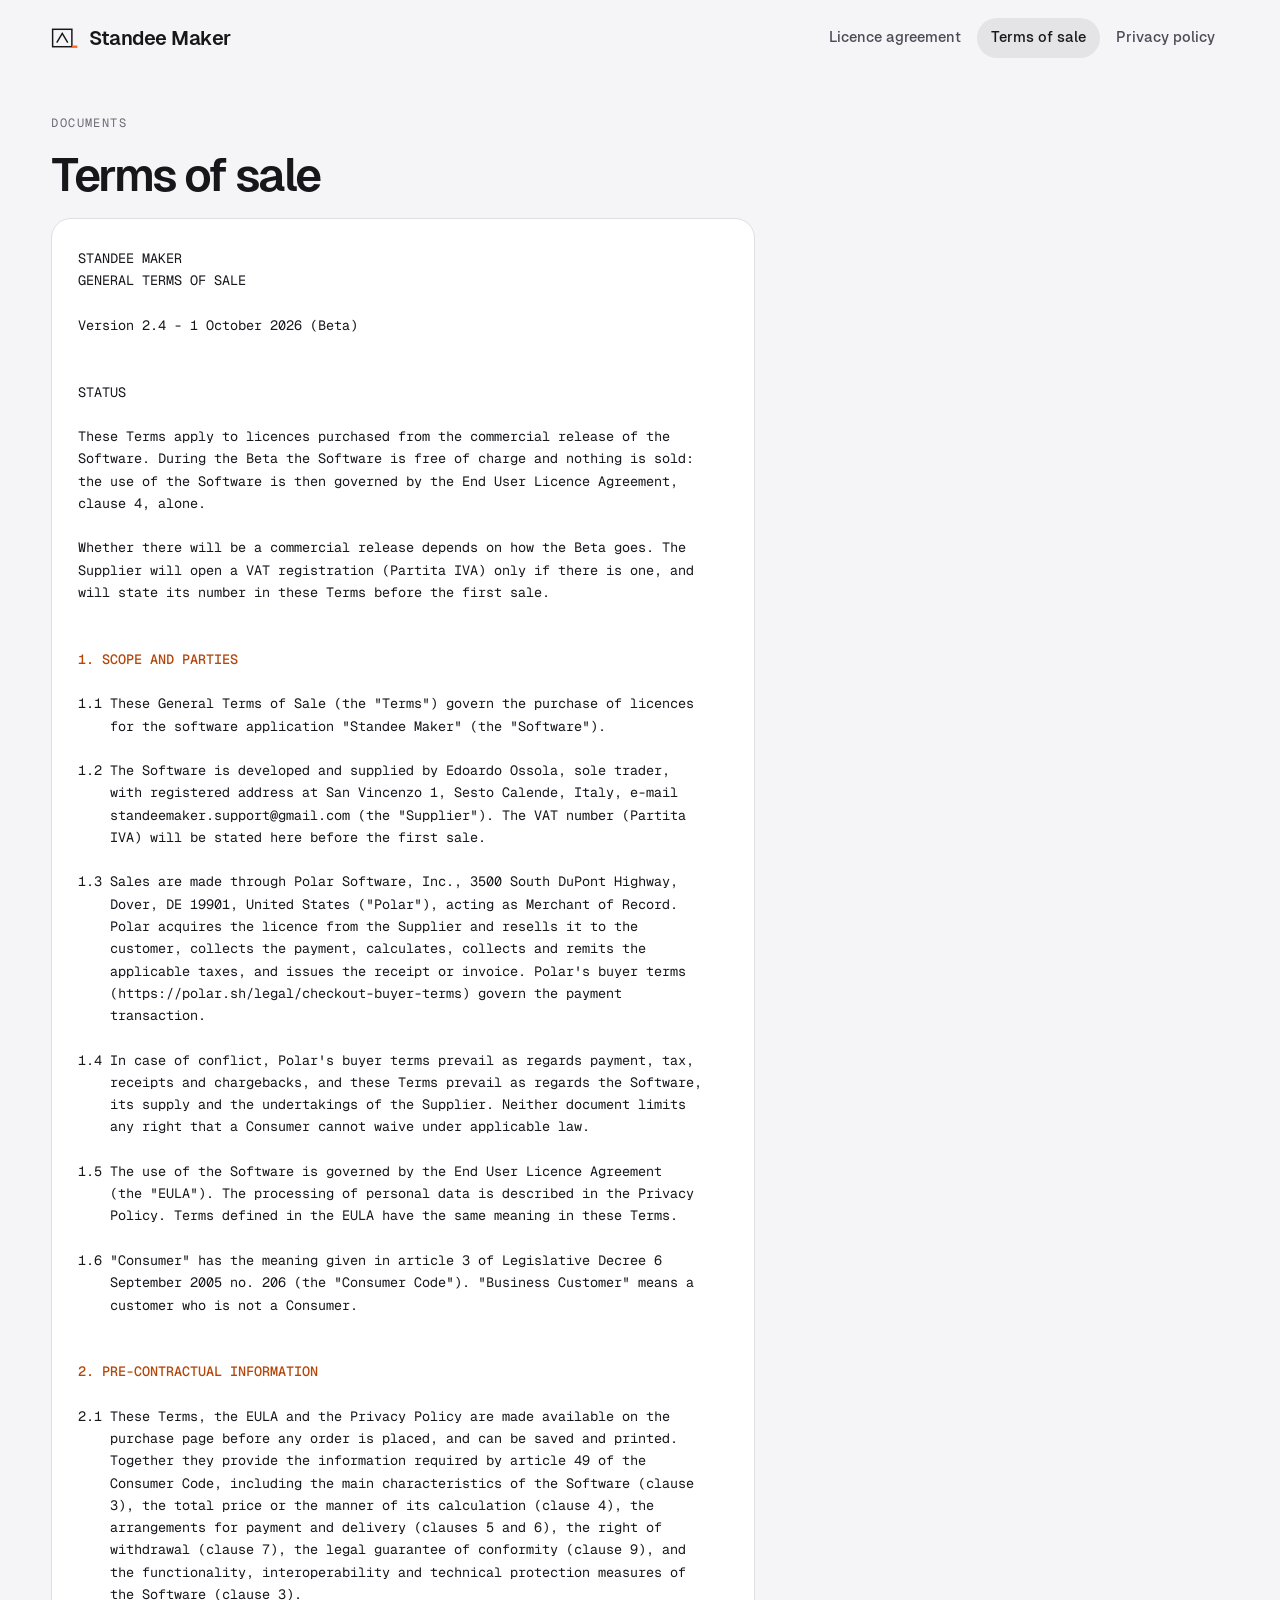
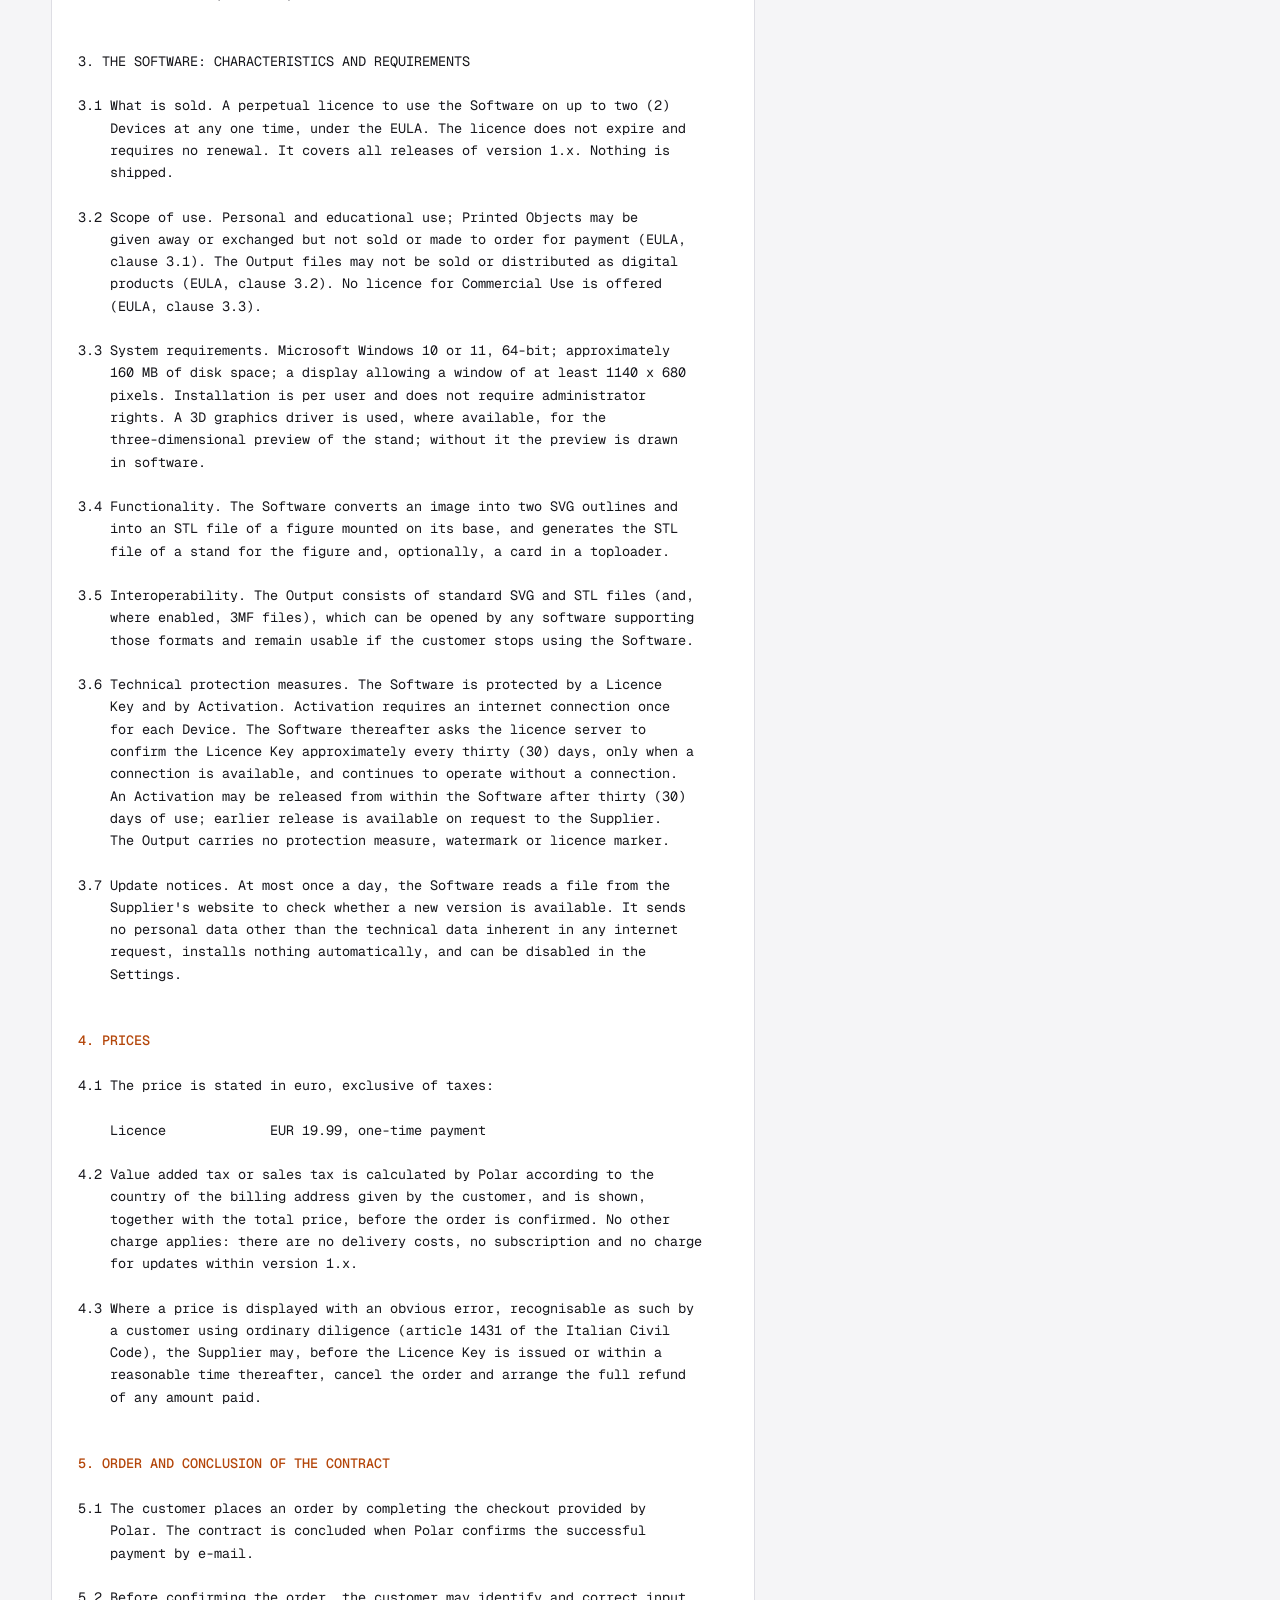
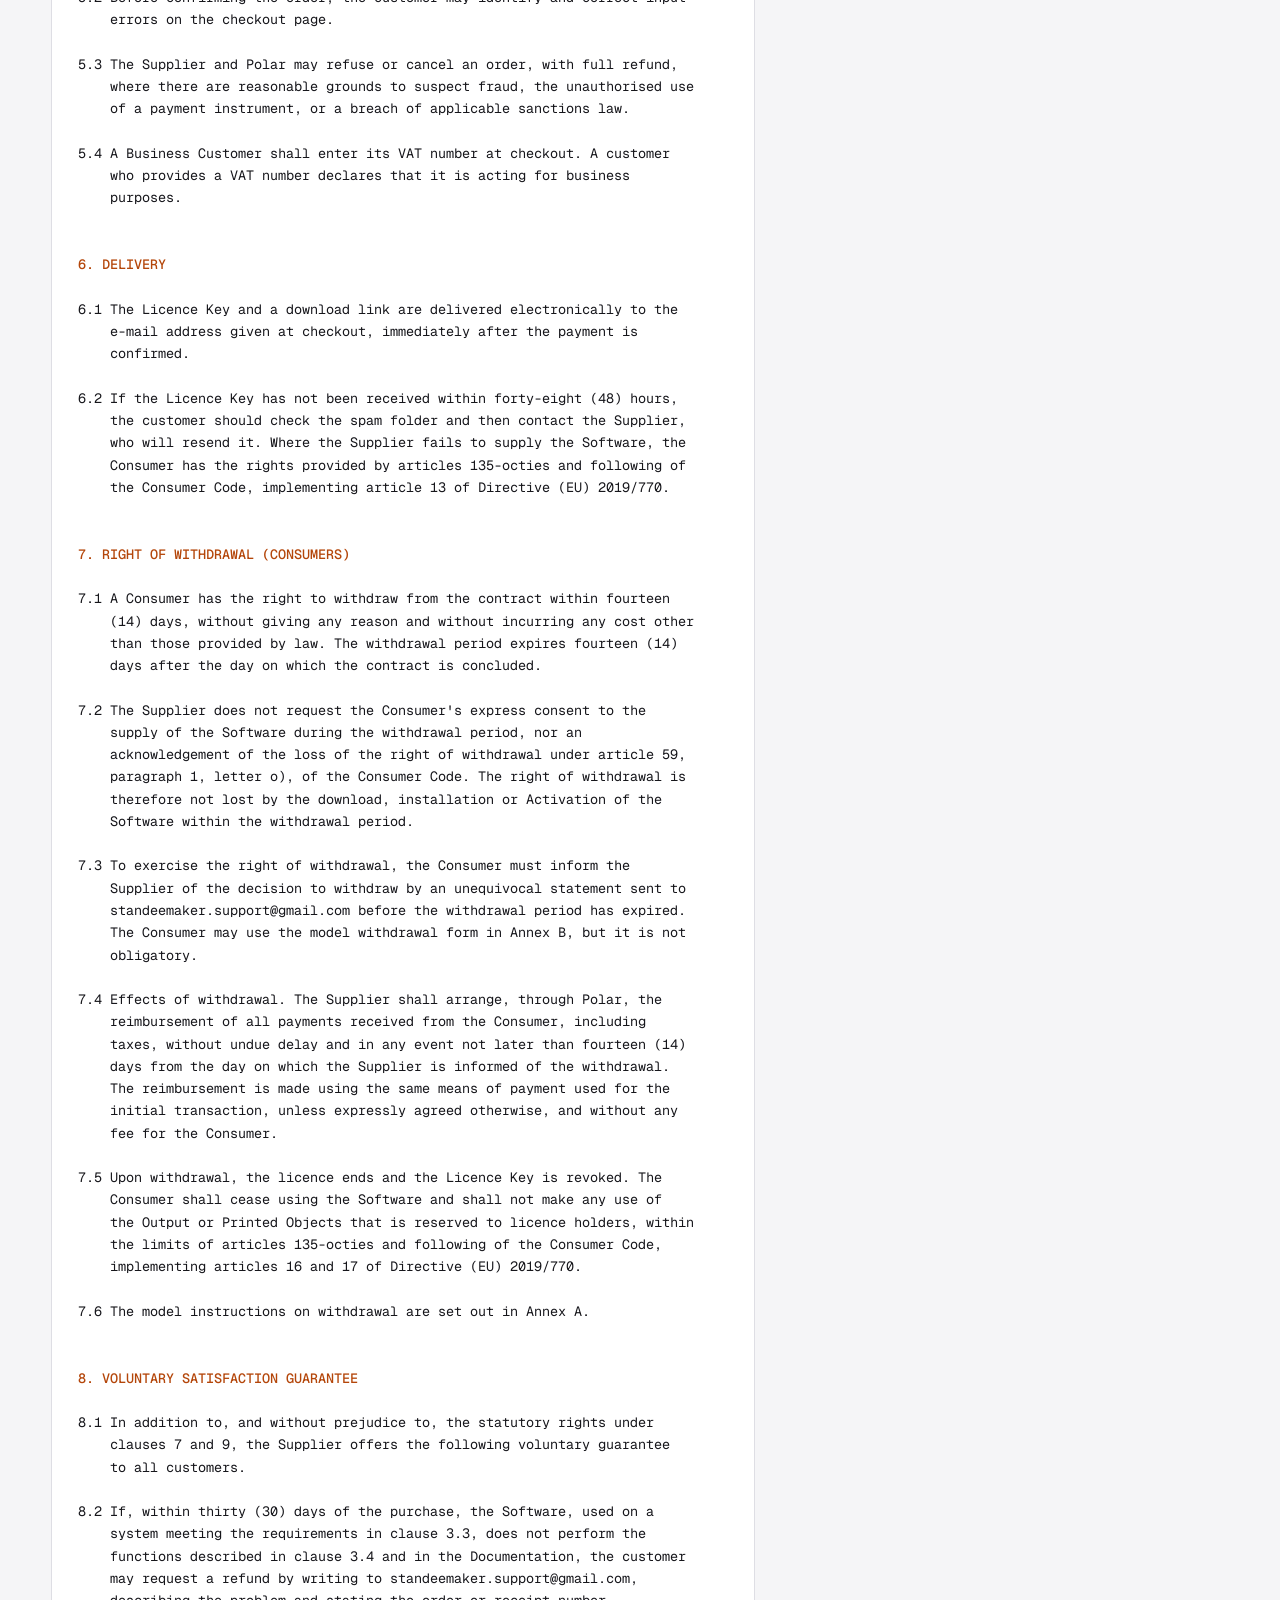
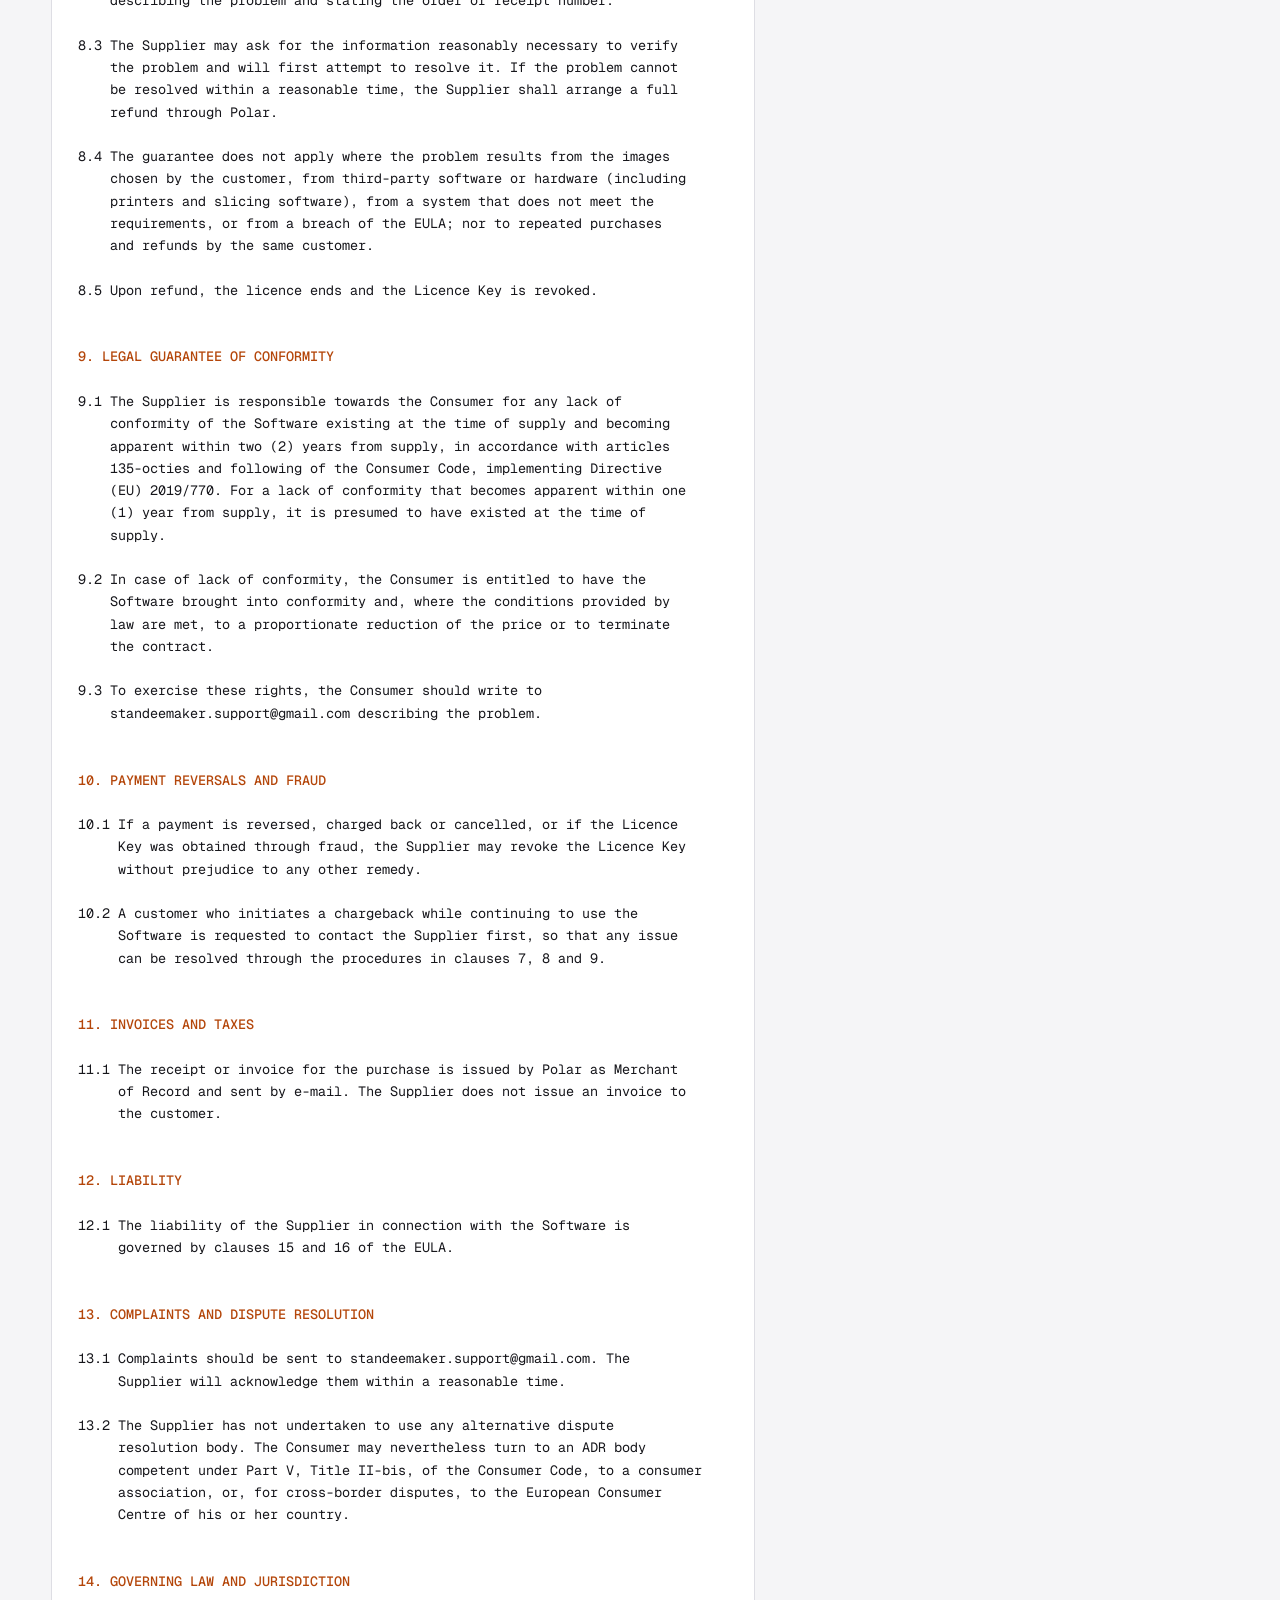
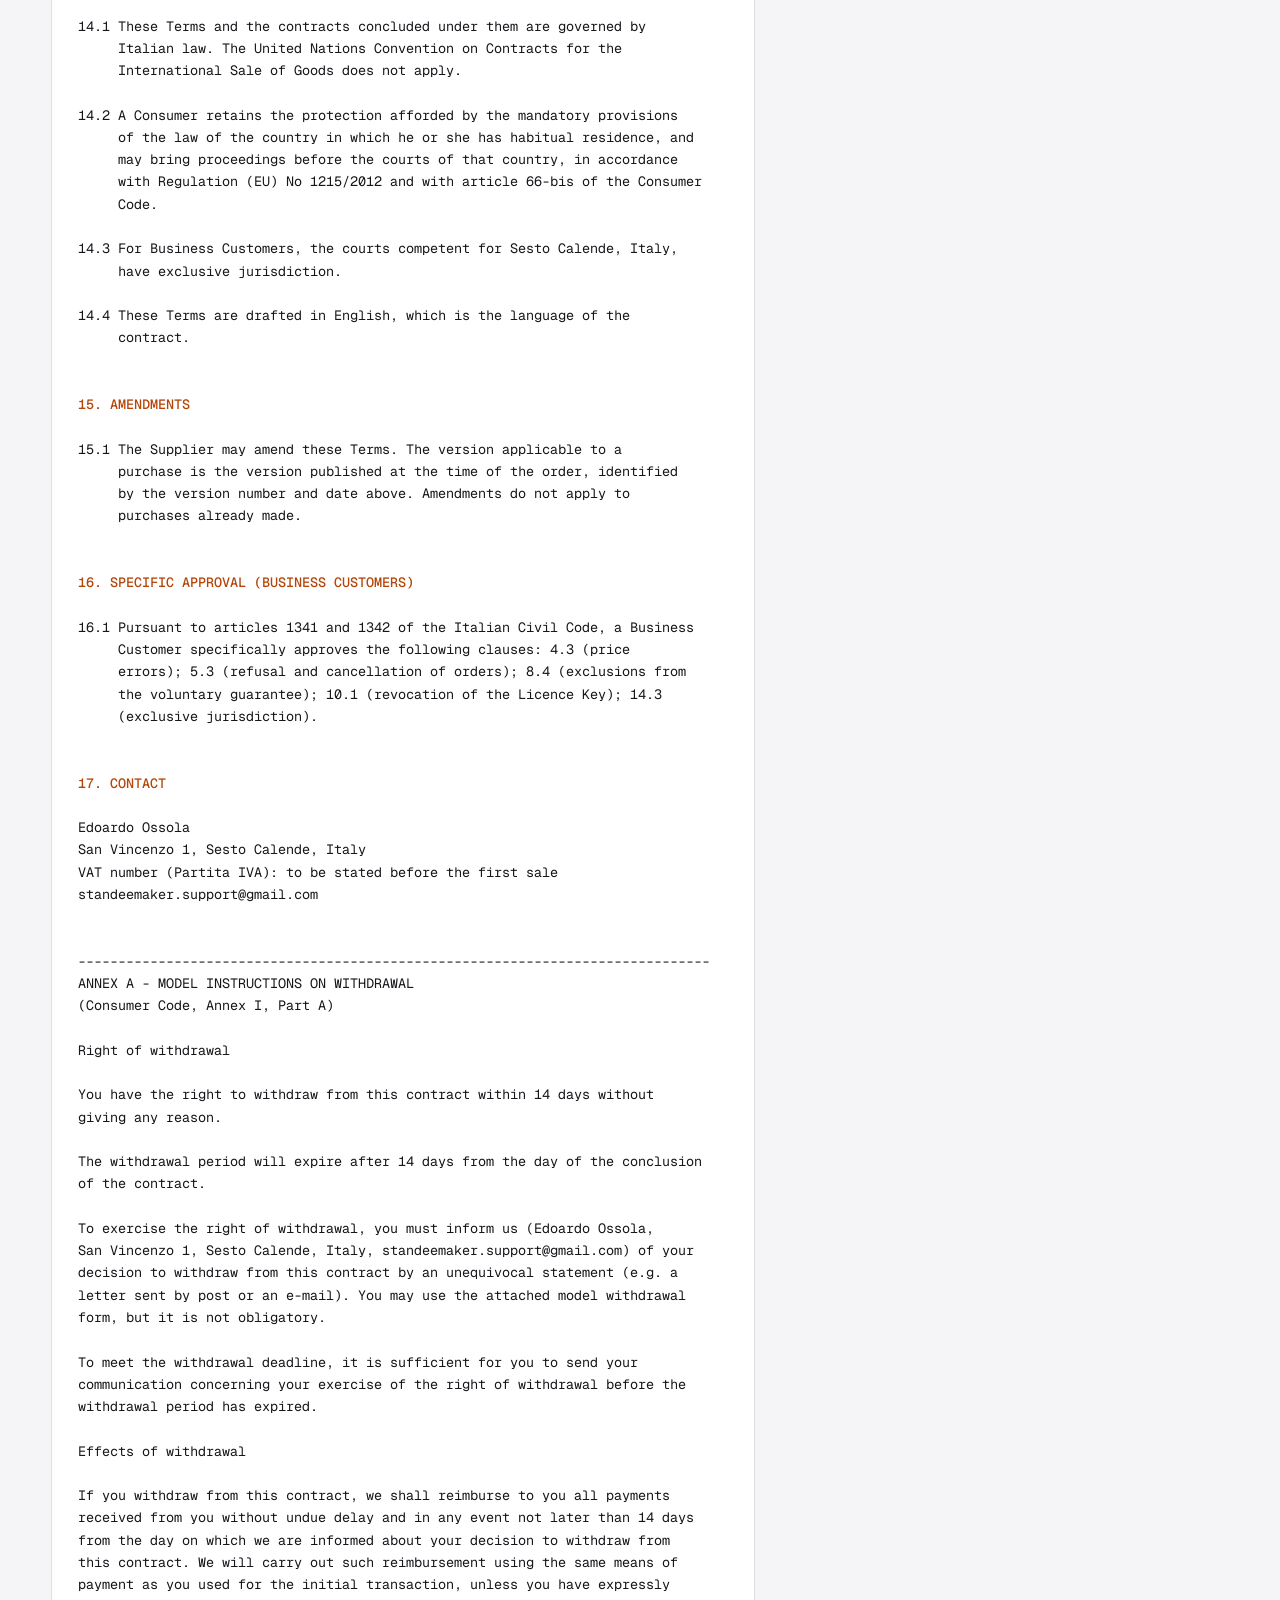
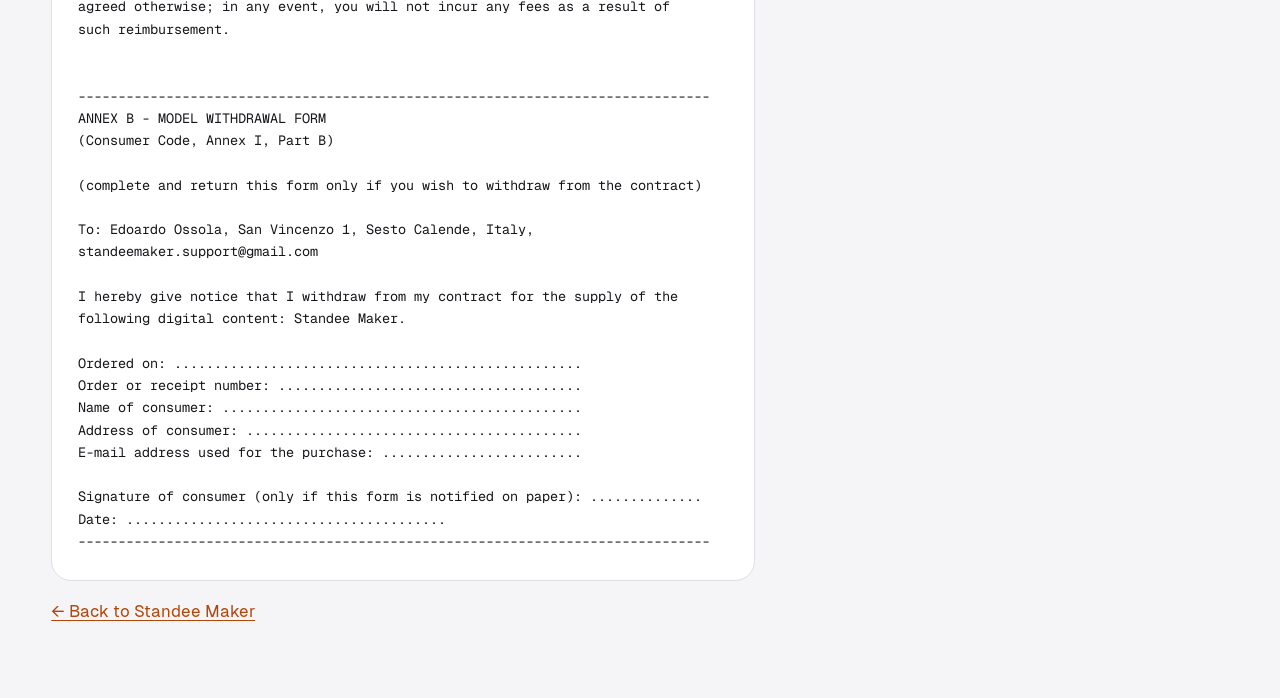
<file: legal/terms.html>
<!doctype html>
<html lang="en">
<head>
<meta charset="utf-8">
<meta name="viewport" content="width=device-width,initial-scale=1,viewport-fit=cover">
<title>Terms of sale - Standee Maker</title>
<meta name="robots" content="noindex">
<link rel="stylesheet" href="../styles.css">
</head>
<body>
<!-- Generata da site/make_legal.py a partire da legal/TERMS-OF-SALE.txt: non modificarla qui. -->
<header class="topbar">
  <div class="topbar-in">
    <a class="brand" href="../index.html">
      <svg class="mark" viewBox="0 0 30 24" aria-hidden="true">
        <rect x="1.5" y="2.5" width="21" height="19" fill="none" stroke="currentColor" stroke-width="1.6"/>
        <path d="M22.5 21.5 L28.5 21.5" stroke="var(--accent)" stroke-width="2.6"/>
        <path d="M6 17 L12 7 L18 17" fill="none" stroke="currentColor" stroke-width="1.6"/>
      </svg>
      <span class="name">Standee Maker</span>
    </a>
    <nav class="topnav legal-nav" aria-label="Documents">
      <a href="licence.html">Licence agreement</a>
      <a href="terms.html" aria-current="page">Terms of sale</a>
      <a href="privacy.html">Privacy policy</a>
    </nav>
  </div>
</header>
<main class="wrap legal">
  <p class="eyebrow">Documents</p>
  <h1 class="as-section">Terms of sale</h1>
  <div class="legal-text">STANDEE MAKER
GENERAL TERMS OF SALE

Version 2.4 - 1 October 2026 (Beta)


STATUS

These Terms apply to licences purchased from the commercial release of the
Software. During the Beta the Software is free of charge and nothing is sold:
the use of the Software is then governed by the End User Licence Agreement,
clause 4, alone.

Whether there will be a commercial release depends on how the Beta goes. The
Supplier will open a VAT registration (Partita IVA) only if there is one, and
will state its number in these Terms before the first sale.


<b>1. SCOPE AND PARTIES</b>

1.1 These General Terms of Sale (the &quot;Terms&quot;) govern the purchase of licences
    for the software application &quot;Standee Maker&quot; (the &quot;Software&quot;).

1.2 The Software is developed and supplied by Edoardo Ossola, sole trader,
    with registered address at San Vincenzo 1, Sesto Calende, Italy, e-mail
    standeemaker.support@gmail.com (the &quot;Supplier&quot;). The VAT number (Partita
    IVA) will be stated here before the first sale.

1.3 Sales are made through Polar Software, Inc., 3500 South DuPont Highway,
    Dover, DE 19901, United States (&quot;Polar&quot;), acting as Merchant of Record.
    Polar acquires the licence from the Supplier and resells it to the
    customer, collects the payment, calculates, collects and remits the
    applicable taxes, and issues the receipt or invoice. Polar&#x27;s buyer terms
    (https://polar.sh/legal/checkout-buyer-terms) govern the payment
    transaction.

1.4 In case of conflict, Polar&#x27;s buyer terms prevail as regards payment, tax,
    receipts and chargebacks, and these Terms prevail as regards the Software,
    its supply and the undertakings of the Supplier. Neither document limits
    any right that a Consumer cannot waive under applicable law.

1.5 The use of the Software is governed by the End User Licence Agreement
    (the &quot;EULA&quot;). The processing of personal data is described in the Privacy
    Policy. Terms defined in the EULA have the same meaning in these Terms.

1.6 &quot;Consumer&quot; has the meaning given in article 3 of Legislative Decree 6
    September 2005 no. 206 (the &quot;Consumer Code&quot;). &quot;Business Customer&quot; means a
    customer who is not a Consumer.


<b>2. PRE-CONTRACTUAL INFORMATION</b>

2.1 These Terms, the EULA and the Privacy Policy are made available on the
    purchase page before any order is placed, and can be saved and printed.
    Together they provide the information required by article 49 of the
    Consumer Code, including the main characteristics of the Software (clause
    3), the total price or the manner of its calculation (clause 4), the
    arrangements for payment and delivery (clauses 5 and 6), the right of
    withdrawal (clause 7), the legal guarantee of conformity (clause 9), and
    the functionality, interoperability and technical protection measures of
    the Software (clause 3).


3. THE SOFTWARE: CHARACTERISTICS AND REQUIREMENTS

3.1 What is sold. A perpetual licence to use the Software on up to two (2)
    Devices at any one time, under the EULA. The licence does not expire and
    requires no renewal. It covers all releases of version 1.x. Nothing is
    shipped.

3.2 Scope of use. Personal and educational use; Printed Objects may be
    given away or exchanged but not sold or made to order for payment (EULA,
    clause 3.1). The Output files may not be sold or distributed as digital
    products (EULA, clause 3.2). No licence for Commercial Use is offered
    (EULA, clause 3.3).

3.3 System requirements. Microsoft Windows 10 or 11, 64-bit; approximately
    160 MB of disk space; a display allowing a window of at least 1140 x 680
    pixels. Installation is per user and does not require administrator
    rights. A 3D graphics driver is used, where available, for the
    three-dimensional preview of the stand; without it the preview is drawn
    in software.

3.4 Functionality. The Software converts an image into two SVG outlines and
    into an STL file of a figure mounted on its base, and generates the STL
    file of a stand for the figure and, optionally, a card in a toploader.

3.5 Interoperability. The Output consists of standard SVG and STL files (and,
    where enabled, 3MF files), which can be opened by any software supporting
    those formats and remain usable if the customer stops using the Software.

3.6 Technical protection measures. The Software is protected by a Licence
    Key and by Activation. Activation requires an internet connection once
    for each Device. The Software thereafter asks the licence server to
    confirm the Licence Key approximately every thirty (30) days, only when a
    connection is available, and continues to operate without a connection.
    An Activation may be released from within the Software after thirty (30)
    days of use; earlier release is available on request to the Supplier.
    The Output carries no protection measure, watermark or licence marker.

3.7 Update notices. At most once a day, the Software reads a file from the
    Supplier&#x27;s website to check whether a new version is available. It sends
    no personal data other than the technical data inherent in any internet
    request, installs nothing automatically, and can be disabled in the
    Settings.


<b>4. PRICES</b>

4.1 The price is stated in euro, exclusive of taxes:

    Licence             EUR 19.99, one-time payment

4.2 Value added tax or sales tax is calculated by Polar according to the
    country of the billing address given by the customer, and is shown,
    together with the total price, before the order is confirmed. No other
    charge applies: there are no delivery costs, no subscription and no charge
    for updates within version 1.x.

4.3 Where a price is displayed with an obvious error, recognisable as such by
    a customer using ordinary diligence (article 1431 of the Italian Civil
    Code), the Supplier may, before the Licence Key is issued or within a
    reasonable time thereafter, cancel the order and arrange the full refund
    of any amount paid.


<b>5. ORDER AND CONCLUSION OF THE CONTRACT</b>

5.1 The customer places an order by completing the checkout provided by
    Polar. The contract is concluded when Polar confirms the successful
    payment by e-mail.

5.2 Before confirming the order, the customer may identify and correct input
    errors on the checkout page.

5.3 The Supplier and Polar may refuse or cancel an order, with full refund,
    where there are reasonable grounds to suspect fraud, the unauthorised use
    of a payment instrument, or a breach of applicable sanctions law.

5.4 A Business Customer shall enter its VAT number at checkout. A customer
    who provides a VAT number declares that it is acting for business
    purposes.


<b>6. DELIVERY</b>

6.1 The Licence Key and a download link are delivered electronically to the
    e-mail address given at checkout, immediately after the payment is
    confirmed.

6.2 If the Licence Key has not been received within forty-eight (48) hours,
    the customer should check the spam folder and then contact the Supplier,
    who will resend it. Where the Supplier fails to supply the Software, the
    Consumer has the rights provided by articles 135-octies and following of
    the Consumer Code, implementing article 13 of Directive (EU) 2019/770.


<b>7. RIGHT OF WITHDRAWAL (CONSUMERS)</b>

7.1 A Consumer has the right to withdraw from the contract within fourteen
    (14) days, without giving any reason and without incurring any cost other
    than those provided by law. The withdrawal period expires fourteen (14)
    days after the day on which the contract is concluded.

7.2 The Supplier does not request the Consumer&#x27;s express consent to the
    supply of the Software during the withdrawal period, nor an
    acknowledgement of the loss of the right of withdrawal under article 59,
    paragraph 1, letter o), of the Consumer Code. The right of withdrawal is
    therefore not lost by the download, installation or Activation of the
    Software within the withdrawal period.

7.3 To exercise the right of withdrawal, the Consumer must inform the
    Supplier of the decision to withdraw by an unequivocal statement sent to
    standeemaker.support@gmail.com before the withdrawal period has expired.
    The Consumer may use the model withdrawal form in Annex B, but it is not
    obligatory.

7.4 Effects of withdrawal. The Supplier shall arrange, through Polar, the
    reimbursement of all payments received from the Consumer, including
    taxes, without undue delay and in any event not later than fourteen (14)
    days from the day on which the Supplier is informed of the withdrawal.
    The reimbursement is made using the same means of payment used for the
    initial transaction, unless expressly agreed otherwise, and without any
    fee for the Consumer.

7.5 Upon withdrawal, the licence ends and the Licence Key is revoked. The
    Consumer shall cease using the Software and shall not make any use of
    the Output or Printed Objects that is reserved to licence holders, within
    the limits of articles 135-octies and following of the Consumer Code,
    implementing articles 16 and 17 of Directive (EU) 2019/770.

7.6 The model instructions on withdrawal are set out in Annex A.


<b>8. VOLUNTARY SATISFACTION GUARANTEE</b>

8.1 In addition to, and without prejudice to, the statutory rights under
    clauses 7 and 9, the Supplier offers the following voluntary guarantee
    to all customers.

8.2 If, within thirty (30) days of the purchase, the Software, used on a
    system meeting the requirements in clause 3.3, does not perform the
    functions described in clause 3.4 and in the Documentation, the customer
    may request a refund by writing to standeemaker.support@gmail.com,
    describing the problem and stating the order or receipt number.

8.3 The Supplier may ask for the information reasonably necessary to verify
    the problem and will first attempt to resolve it. If the problem cannot
    be resolved within a reasonable time, the Supplier shall arrange a full
    refund through Polar.

8.4 The guarantee does not apply where the problem results from the images
    chosen by the customer, from third-party software or hardware (including
    printers and slicing software), from a system that does not meet the
    requirements, or from a breach of the EULA; nor to repeated purchases
    and refunds by the same customer.

8.5 Upon refund, the licence ends and the Licence Key is revoked.


<b>9. LEGAL GUARANTEE OF CONFORMITY</b>

9.1 The Supplier is responsible towards the Consumer for any lack of
    conformity of the Software existing at the time of supply and becoming
    apparent within two (2) years from supply, in accordance with articles
    135-octies and following of the Consumer Code, implementing Directive
    (EU) 2019/770. For a lack of conformity that becomes apparent within one
    (1) year from supply, it is presumed to have existed at the time of
    supply.

9.2 In case of lack of conformity, the Consumer is entitled to have the
    Software brought into conformity and, where the conditions provided by
    law are met, to a proportionate reduction of the price or to terminate
    the contract.

9.3 To exercise these rights, the Consumer should write to
    standeemaker.support@gmail.com describing the problem.


<b>10. PAYMENT REVERSALS AND FRAUD</b>

10.1 If a payment is reversed, charged back or cancelled, or if the Licence
     Key was obtained through fraud, the Supplier may revoke the Licence Key
     without prejudice to any other remedy.

10.2 A customer who initiates a chargeback while continuing to use the
     Software is requested to contact the Supplier first, so that any issue
     can be resolved through the procedures in clauses 7, 8 and 9.


<b>11. INVOICES AND TAXES</b>

11.1 The receipt or invoice for the purchase is issued by Polar as Merchant
     of Record and sent by e-mail. The Supplier does not issue an invoice to
     the customer.


<b>12. LIABILITY</b>

12.1 The liability of the Supplier in connection with the Software is
     governed by clauses 15 and 16 of the EULA.


<b>13. COMPLAINTS AND DISPUTE RESOLUTION</b>

13.1 Complaints should be sent to standeemaker.support@gmail.com. The
     Supplier will acknowledge them within a reasonable time.

13.2 The Supplier has not undertaken to use any alternative dispute
     resolution body. The Consumer may nevertheless turn to an ADR body
     competent under Part V, Title II-bis, of the Consumer Code, to a consumer
     association, or, for cross-border disputes, to the European Consumer
     Centre of his or her country.


<b>14. GOVERNING LAW AND JURISDICTION</b>

14.1 These Terms and the contracts concluded under them are governed by
     Italian law. The United Nations Convention on Contracts for the
     International Sale of Goods does not apply.

14.2 A Consumer retains the protection afforded by the mandatory provisions
     of the law of the country in which he or she has habitual residence, and
     may bring proceedings before the courts of that country, in accordance
     with Regulation (EU) No 1215/2012 and with article 66-bis of the Consumer
     Code.

14.3 For Business Customers, the courts competent for Sesto Calende, Italy,
     have exclusive jurisdiction.

14.4 These Terms are drafted in English, which is the language of the
     contract.


<b>15. AMENDMENTS</b>

15.1 The Supplier may amend these Terms. The version applicable to a
     purchase is the version published at the time of the order, identified
     by the version number and date above. Amendments do not apply to
     purchases already made.


<b>16. SPECIFIC APPROVAL (BUSINESS CUSTOMERS)</b>

16.1 Pursuant to articles 1341 and 1342 of the Italian Civil Code, a Business
     Customer specifically approves the following clauses: 4.3 (price
     errors); 5.3 (refusal and cancellation of orders); 8.4 (exclusions from
     the voluntary guarantee); 10.1 (revocation of the Licence Key); 14.3
     (exclusive jurisdiction).


<b>17. CONTACT</b>

Edoardo Ossola
San Vincenzo 1, Sesto Calende, Italy
VAT number (Partita IVA): to be stated before the first sale
standeemaker.support@gmail.com


-------------------------------------------------------------------------------
ANNEX A - MODEL INSTRUCTIONS ON WITHDRAWAL
(Consumer Code, Annex I, Part A)

Right of withdrawal

You have the right to withdraw from this contract within 14 days without
giving any reason.

The withdrawal period will expire after 14 days from the day of the conclusion
of the contract.

To exercise the right of withdrawal, you must inform us (Edoardo Ossola,
San Vincenzo 1, Sesto Calende, Italy, standeemaker.support@gmail.com) of your
decision to withdraw from this contract by an unequivocal statement (e.g. a
letter sent by post or an e-mail). You may use the attached model withdrawal
form, but it is not obligatory.

To meet the withdrawal deadline, it is sufficient for you to send your
communication concerning your exercise of the right of withdrawal before the
withdrawal period has expired.

Effects of withdrawal

If you withdraw from this contract, we shall reimburse to you all payments
received from you without undue delay and in any event not later than 14 days
from the day on which we are informed about your decision to withdraw from
this contract. We will carry out such reimbursement using the same means of
payment as you used for the initial transaction, unless you have expressly
agreed otherwise; in any event, you will not incur any fees as a result of
such reimbursement.


-------------------------------------------------------------------------------
ANNEX B - MODEL WITHDRAWAL FORM
(Consumer Code, Annex I, Part B)

(complete and return this form only if you wish to withdraw from the contract)

To: Edoardo Ossola, San Vincenzo 1, Sesto Calende, Italy,
standeemaker.support@gmail.com

I hereby give notice that I withdraw from my contract for the supply of the
following digital content: Standee Maker.

Ordered on: ...................................................
Order or receipt number: ......................................
Name of consumer: .............................................
Address of consumer: ..........................................
E-mail address used for the purchase: .........................

Signature of consumer (only if this form is notified on paper): ..............
Date: ........................................
-------------------------------------------------------------------------------</div>
  <p><a href="../index.html">&larr; Back to Standee Maker</a></p>
</main>
</body>
</html>
</file>
<file: styles.css>
/* ===========================================================================
   Standee Maker - pagina di vendita, terza grafica ("lo studio")

   La stessa lingua dell'app: un carattere solo (Geist, anche per i titoli),
   grigi neutri ne' caldi ne' blu, l'arancio del filamento come unico colore,
   e il pezzo stampato mostrato come un oggetto su un piano di stampa, al buio
   (.stage, con il piatto a puntini sotto). I disegni 2D stanno su carta
   bianca (.paper): la line art nera deve restare su bianco in tutti e due i
   temi.

   Regola degli angoli, una sola e ovunque (la stessa dell'app, in grande):
     palchi, pannelli e modali   --r-lg (20px)
     carte e schermate           --r-md (14px)
     tasti, campi, riquadri      --r-sm (10px)
     schede e interruttori       a pillola (999px)
   I tasti non sono piu' pillole: hanno l'angolo dei comandi dell'app, e la
   pillola resta a cio' che sceglie fra posti (le schede, la barra in alto).

   Il movimento ha due curve sole: --out per cio' che arriva (parte svelto e si
   posa), --io per cio' che cambia di posto. Tutto quello che entra lo fa allo
   stesso modo: sale un poco e si mette a fuoco. Le schermate dell'app e le
   card, dove il browser lo sa fare, si posano legate allo scorrimento invece
   che a un tempo (vedi «movimento legato allo scorrere»). Con
   prefers-reduced-motion non si muove niente (in fondo al file, e main.js fa
   lo stesso).

   La grafica precedente ("la vetrina") e' nella storia di git, prima del ramo
   uix-overhaul; quella prima ancora nel tag `site-classic`.
   Tutti i colori passano dai token qui sotto: niente letterali nei componenti.
   ========================================================================= */

/* la luce del palco segue il puntatore: registrate, le due coordinate si
   possono far scorrere con una transizione invece di saltare */
@property --lx{syntax:"<percentage>";inherits:false;initial-value:50%}
@property --ly{syntax:"<percentage>";inherits:false;initial-value:30%}

:root{
  /* superfici: lo stesso grigio neutro dell'app, un passo piu' chiaro */
  --bg:#f5f5f7;             /* la pagina */
  --bg-2:#ececf0;           /* le fasce a tutta larghezza, un tono sotto */
  --surface:#ffffff;        /* pannelli e card */
  --line:#dedee4;
  --line-soft:#e9e9ee;
  --ink:#16161b;
  --ink-2:#4b4b55;
  --ink-3:#6b6b76;
  --ink-mute:#9b9ba6;       /* la seconda frase dei titoli, in due toni */

  /* l'accento: l'arancio del filamento, lo stesso dei tasti dell'app */
  --accent:#ff6a1f;
  --on-accent:#1c0d03;      /* testo sopra l'accento: scuro, perche' il bianco non passa AA */
  --accent-hover:#ff8240;
  --accent-text:#b4460a;    /* l'accento quando e' testo sul fondo chiaro */
  --accent-soft:#fff0e7;
  --accent-glow:rgba(255,106,31,.34);

  /* la carta dei disegni: bianca in tutti e due i temi */
  --paper:#ffffff;
  --paper-line:#e2e2e8;
  --paper-ink:#46464f;

  /* il palco: scuro in tutti e due i temi, e' il piano su cui sta il pezzo */
  --stage-hi:#2f2f37;
  --stage-lo:#0e0e11;
  --stage-ink:#f2f2f5;
  --stage-ink-2:#a6a6b1;
  --stage-line:rgba(255,255,255,.09);
  --bed-dot:rgba(255,255,255,.16);   /* i puntini del piatto di stampa */

  --shadow:0 1px 2px rgba(22,22,32,.05),0 8px 24px -14px rgba(22,22,32,.22);
  --shadow-lift:0 2px 4px rgba(22,22,32,.05),0 30px 64px -30px rgba(22,22,32,.45);
  --spot:rgba(255,106,31,.07);   /* la luce che segue il puntatore sulle card */

  /* i segni del tutorial stanno sopra schermate scure in tutti e due i temi */
  --note:#f0620f;
  --note-ink:#ffffff;
  --note-halo:rgba(255,255,255,.92);
  --note-veil:rgba(10,10,13,.55);
  /* il fondo dell'app in tema scuro, preso dalle schermate: sotto di loro al
     posto del bianco, che durante il caricamento lampeggiava */
  --app-bg:#0d0d10;

  --display:"Geist","Segoe UI Variable Display","Segoe UI",system-ui,sans-serif;
  --text:"Geist","Segoe UI",system-ui,sans-serif;
  --mono:"Geist Mono",Consolas,"Cascadia Mono",monospace;

  --r-lg:20px;
  --r-md:14px;
  --r-sm:10px;

  --out:cubic-bezier(.16,1,.3,1);
  --io:cubic-bezier(.65,0,.35,1);

  /* sui 2560 la pagina cresce con lo schermo: a misura fissa era una
     colonna stretta in mezzo al vuoto */
  --measure:clamp(1400px,80vw,2080px);
  --gutter:clamp(16px,4vw,56px);
  --sec:clamp(104px,11vw,184px);
  --bar:76px;               /* la barra sospesa piu' il suo margine */
}

@media (prefers-color-scheme:dark){
  :root:not([data-theme="light"]){
    --bg:#09090b;
    --bg-2:#111114;
    --surface:#151519;
    --line:#2a2a31;
    --line-soft:#1e1e23;
    --ink:#f1f1f4;
    --ink-2:#adadb8;
    --ink-3:#8a8a96;
    --ink-mute:#62626c;
    --accent:#ff7a33;
    --accent-hover:#ff9152;
    --accent-text:#ff9a5c;
    --accent-soft:#2d1c12;
    --accent-glow:rgba(255,122,51,.3);
    --stage-hi:#2a2a31;
    --stage-lo:#0e0e11;
    --stage-line:rgba(255,255,255,.08);
    --shadow:0 1px 2px rgba(0,0,0,.4),0 8px 24px -14px rgba(0,0,0,.7);
    --shadow-lift:0 2px 4px rgba(0,0,0,.4),0 30px 60px -28px rgba(0,0,0,.9);
    --spot:rgba(255,255,255,.05);
  }
}
:root[data-theme="dark"]{
  --bg:#09090b;
  --bg-2:#111114;
  --surface:#151519;
  --line:#2a2a31;
  --line-soft:#1e1e23;
  --ink:#f1f1f4;
  --ink-2:#adadb8;
  --ink-3:#8a8a96;
  --ink-mute:#62626c;
  --accent:#ff7a33;
  --accent-hover:#ff9152;
  --accent-text:#ff9a5c;
  --accent-soft:#2d1c12;
  --accent-glow:rgba(255,122,51,.3);
  --stage-hi:#2a2a31;
  --stage-lo:#0e0e11;
  --stage-line:rgba(255,255,255,.08);
  --shadow:0 1px 2px rgba(0,0,0,.4),0 8px 24px -14px rgba(0,0,0,.7);
  --shadow-lift:0 2px 4px rgba(0,0,0,.4),0 30px 60px -28px rgba(0,0,0,.9);
  --spot:rgba(255,255,255,.05);
}

/* ------------------------------------------------------------------ font */
/* In casa, non da Google Fonts: nessun indirizzo IP a terzi all'apertura
   della pagina. Solo il sottoinsieme latino; la licenza (OFL) e' accanto.
   Geist e' anche il carattere dell'app, che lo porta nel pacchetto: chi
   scarica il programma ritrova la stessa voce. */
@font-face{font-family:"Geist";font-weight:400;font-style:normal;font-display:swap;src:url(assets/fonts/geist-sans-latin-400-normal.woff2) format("woff2")}
@font-face{font-family:"Geist";font-weight:500;font-style:normal;font-display:swap;src:url(assets/fonts/geist-sans-latin-500-normal.woff2) format("woff2")}
@font-face{font-family:"Geist";font-weight:600;font-style:normal;font-display:swap;src:url(assets/fonts/geist-sans-latin-600-normal.woff2) format("woff2")}
@font-face{font-family:"Geist Mono";font-weight:400;font-style:normal;font-display:swap;src:url(assets/fonts/geist-mono-latin-400-normal.woff2) format("woff2")}
@font-face{font-family:"Geist Mono";font-weight:500;font-style:normal;font-display:swap;src:url(assets/fonts/geist-mono-latin-500-normal.woff2) format("woff2")}

/* ------------------------------------------------------------------ base */
*{box-sizing:border-box}
html{scroll-behavior:smooth;scroll-padding-top:calc(var(--bar) + 16px);-webkit-text-size-adjust:100%}
/* overflow-x:clip e non hidden: la barra in alto resta sticky, e le fasce a
   tutta larghezza possono sbordare di proposito. */
body{
  margin:0;overflow-x:clip;
  background:var(--bg);
  color:var(--ink);
  font-family:var(--text);
  font-size:clamp(16px,.85rem + .25vw,20px);
  line-height:1.6;
  -webkit-font-smoothing:antialiased;-moz-osx-font-smoothing:grayscale;
  text-rendering:optimizeLegibility;
}
::selection{background:var(--accent);color:var(--on-accent)}
img{max-width:100%}
a{color:var(--accent-text);text-decoration-thickness:1px;text-underline-offset:3px}
:focus-visible{outline:2px solid var(--accent);outline-offset:3px;border-radius:6px}

/* il segno in cima alla pagina: quando esce di vista, la barra diventa vetro */
.sentinel{position:absolute;top:0;left:0;width:1px;height:40px;pointer-events:none}

.wrap{max-width:calc(var(--measure) + 2 * var(--gutter));margin:0 auto;padding-inline:var(--gutter)}

/* Geist ha un peso solo per i titoli, il 600: stretto di spaziatura in
   grande, perche' a 100 px la spaziatura del testo corrente apre buchi fra le
   lettere, e piu' largo man mano che si rimpicciolisce. */
h1,h2,h3{font-family:var(--display);margin:0;text-wrap:balance;font-kerning:normal;font-weight:600}
h1{font-size:clamp(44px,5.2vw,112px);line-height:1;letter-spacing:-.052em}
/* il titolo delle pagine legali: un h1, ma della misura di una sezione */
h1.as-section{font-size:clamp(32px,3.6vw,52px);line-height:1.06}
h2{font-size:clamp(34px,3.6vw,76px);line-height:1.03;letter-spacing:-.045em}
h3{font-size:clamp(20px,1.45vw,27px);line-height:1.2;letter-spacing:-.022em}
/* i titoli in due toni: la seconda frase continua la prima, un passo indietro */
/* la seconda frase va sempre a capo: il taglio cade dove cambia il senso,
   non dove finisce lo spazio. Stretta, ciascuna delle due si bilancia da se'. */
h2 .mute{display:block;color:var(--ink-mute)}
.stage h2 .mute{color:var(--stage-ink-2);opacity:.7}
p{margin:0;text-wrap:pretty}             /* niente parola sola sull'ultima riga */
/* Un pezzo di frase che non si spezza: nei testi brevi il browser va a capo
   fra un pezzo e l'altro ("...of the same program: / pick a subject...")
   invece che dove finisce la riga ("pick a / subject"). I pezzi stanno sui
   confini naturali (virgole, "and", "that") e sono corti, sotto i 40
   caratteri: cosi' dove c'e' spazio se ne mettono piu' d'uno per riga, e
   anche sul telefono ognuno sta intero nella sua. */
.ph{display:inline-block}
/* e con i pezzi indivisibili, il bilanciamento sceglie il taglio che rende
   le righe piu' uguali: di solito e' quello dove cambia il senso */
p:has(> .ph){text-wrap:balance}
.mm{font-family:var(--mono);font-variant-numeric:tabular-nums;font-size:.9em}
em{font-style:normal;color:var(--accent-text);font-weight:600}
b{font-weight:600}

/* le icone (Lucide, come nell'app): un tratto solo, che segue il colore del testo */
.i{width:18px;height:18px;flex:none;fill:none;stroke:currentColor;stroke-width:2;stroke-linecap:round;stroke-linejoin:round}

/* sopravvive solo nelle pagine legali (make_legal.py) */
.eyebrow{
  font-family:var(--mono);font-size:12px;letter-spacing:.12em;text-transform:uppercase;
  color:var(--ink-3);margin:0;
}

/* le sezioni: titolo e una riga, poi il contenuto */
.sec{padding-top:var(--sec)}
.sec-head{display:flex;flex-direction:column;gap:20px;margin-bottom:clamp(44px,4.4vw,88px)}
.sec-head h2{max-width:22em}
.sec-head p{font-size:clamp(17px,1.15vw,23px);line-height:1.5;color:var(--ink-2);max-width:48em}
.sec-head.center{margin-inline:auto;text-align:center;align-items:center}

/* una fascia a tutta larghezza, un tono sotto la pagina */
.band{position:relative;margin-top:var(--sec);padding-bottom:var(--sec)}
.band::before{
  content:"";position:absolute;inset:0 calc(50% - 50vw);z-index:-1;
  background:var(--bg-2);
}
.band + .sec{padding-top:var(--sec)}

/* il palco: la luce viene dall'alto (o da dove sta il puntatore, nella hero),
   con una grana leggera da fotografia. Scuro in tutti e due i temi, perche'
   e' la vetrina del pezzo e non una sezione della pagina. */
.stage{
  position:relative;isolation:isolate;overflow:hidden;
  background:
    radial-gradient(80% 65% at var(--lx) var(--ly),var(--stage-hi),transparent 72%),
    var(--stage-lo);
  color:var(--stage-ink);
  border:1px solid var(--stage-line);border-radius:var(--r-lg);
  box-shadow:inset 0 1px 0 rgba(255,255,255,.05);
  transition:--lx 1.2s var(--out),--ly 1.2s var(--out);
}
.stage::before{
  content:"";position:absolute;inset:0;z-index:-1;pointer-events:none;
  opacity:.09;mix-blend-mode:overlay;
  background-image:url("data:image/svg+xml,%3Csvg xmlns='http://www.w3.org/2000/svg' width='160' height='160'%3E%3Cfilter id='n'%3E%3CfeTurbulence type='fractalNoise' baseFrequency='.9' numOctaves='2' stitchTiles='stitch'/%3E%3C/filter%3E%3Crect width='100%25' height='100%25' filter='url(%23n)'/%3E%3C/svg%3E");
}
/* la carta: bianca, con l'angolo di una carta da gioco */
.paper{
  background:var(--paper);border:1px solid var(--paper-line);border-radius:var(--r-md);
  overflow:hidden;
}
/* l'ombra a terra sotto il pezzo, dove c'e' un palco */
.floor{
  position:absolute;left:50%;z-index:-1;pointer-events:none;
  height:7%;transform:translateX(-50%);
  background:radial-gradient(closest-side,rgba(0,0,0,.6),transparent);
}

/* --------------------------------------------------------- l'entrata */
/* Tutto cio' che ha data-reveal (o data-split, per i titoli parola per
   parola) arriva salendo un poco e mettendosi a fuoco. Nascosto solo con la
   classe .js, che mette uno script in testa alla pagina: senza JavaScript la
   pagina e' semplicemente ferma e visibile. --d ritarda il singolo pezzo. */
.js [data-reveal]{
  opacity:0;transform:translateY(22px);filter:blur(8px);
  transition:opacity .9s var(--out),transform 1.1s var(--out),filter .9s var(--out);
  transition-delay:var(--d,0ms);
}
.js [data-reveal].in{opacity:1;transform:none;filter:none}
[data-split] .w{display:inline-block}
.js [data-split] .w{
  opacity:0;transform:translateY(.42em);filter:blur(10px);
  transition:opacity .8s var(--out),transform 1s var(--out),filter .8s var(--out);
  transition-delay:calc(var(--d,0ms) + var(--i,0) * 38ms);
}
.js [data-split].in .w{opacity:1;transform:none;filter:none}
/* la rete di sicurezza: se main.js non e' arrivato, dopo tre secondi (lo
   script in testa alla pagina mette .late) si vede tutto, fermo */
.late [data-reveal],.late [data-split] .w{opacity:1;transform:none;filter:none}

/* -------------------------------------------------------------- pulsanti */
.btn{
  position:relative;display:inline-flex;align-items:center;justify-content:center;gap:10px;
  font-family:var(--text);font-weight:600;font-size:16.5px;letter-spacing:-.01em;white-space:nowrap;
  padding:13px 24px;border:1px solid transparent;border-radius:var(--r-sm);
  background:var(--accent);color:var(--on-accent);cursor:pointer;line-height:1.2;
  box-shadow:inset 0 1px 0 rgba(255,255,255,.35),inset 0 -1px 0 rgba(0,0,0,.12),0 10px 26px -12px var(--accent-glow);
  transition:background .25s,border-color .25s,color .25s,transform .35s var(--out),box-shadow .35s var(--out);
  text-decoration:none;-webkit-tap-highlight-color:transparent;overflow:hidden;isolation:isolate;
}
/* un riflesso attraversa il tasto pieno quando il puntatore ci arriva: dice
   «questo si preme» una volta, all'arrivo, e non continua a farlo */
.btn:not(.btn-ghost)::after{
  content:"";position:absolute;inset:0;z-index:-1;pointer-events:none;
  background:linear-gradient(105deg,transparent 30%,rgba(255,255,255,.38) 48%,transparent 66%);
  transform:translateX(-120%);
}
.btn:not(.btn-ghost):hover::after{transform:translateX(120%);transition:transform .8s var(--out)}
.btn:hover{background:var(--accent-hover);transform:translateY(-1px);box-shadow:inset 0 1px 0 rgba(255,255,255,.4),0 14px 32px -12px var(--accent-glow)}
.btn:active{transform:translateY(0) scale(.98);transition-duration:.12s}
/* l'icona fa il gesto del pulsante: la freccia di download scende, il play avanza */
.btn .i{transition:transform .35s var(--out)}
.btn:hover .i-down{transform:translateY(2px)}
.btn:hover .i-play{transform:translateX(2px)}
.btn:hover .i-next{transform:translateX(3px)}
.btn:hover .i-prev{transform:translateX(-3px)}
.btn-ghost{background:transparent;color:var(--ink);border-color:var(--line);box-shadow:none}
.btn-ghost:hover{background:var(--surface);border-color:var(--ink-3);box-shadow:none}
.btn-s{font-size:14.5px;padding:9px 18px}
.btn-block{width:100%}
/* sopra il palco scuro il fantasma prende i colori del palco */
.stage .btn-ghost{color:var(--stage-ink);border-color:rgba(255,255,255,.18);background:rgba(255,255,255,.02)}
.stage .btn-ghost:hover{background:rgba(255,255,255,.08);border-color:rgba(255,255,255,.36)}

/* ------------------------------------------------------------ intestazione */
/* Una barra sospesa: in cima alla pagina e' solo testo sul fondo, appena si
   scorre (html.scrolled, main.js) diventa una pillola di vetro. Il segno
   sotto la voce della sezione in vista scivola da una voce all'altra. */
/* La pillola e' larga quanto la pagina piu' il suo bordo e il suo margine
   interno (19 px per lato): cosi' il marchio sta a filo del bordo sinistro
   dei titoli e il pulsante a filo del bordo destro del palco. Piu' stretta e centrata, sugli schermi larghi il marchio
   partiva a meta' strada e sembrava fuori posto. */
.topbar{
  position:sticky;top:0;z-index:20;padding:10px max(0px,var(--gutter) - 19px) 0;
  pointer-events:none;
}
.topbar-in{
  pointer-events:auto;position:relative;
  max-width:calc(var(--measure) + 38px);margin:0 auto;min-height:56px;padding:0 18px;
  display:flex;align-items:center;gap:16px;
  border:1px solid transparent;border-radius:999px;
  transition:background .5s var(--out),border-color .5s var(--out),box-shadow .5s var(--out),max-width .6s var(--out);
}
.scrolled .topbar-in,.topbar.solid .topbar-in{
  background:color-mix(in srgb,var(--surface) 72%,transparent);
  -webkit-backdrop-filter:saturate(1.6) blur(18px);backdrop-filter:saturate(1.6) blur(18px);
  border-color:color-mix(in srgb,var(--line) 80%,transparent);
  box-shadow:0 12px 34px -18px rgba(0,0,0,.35),inset 0 1px 0 rgba(255,255,255,.05);
}
@supports not (background:color-mix(in srgb,red 50%,blue)){
  .scrolled .topbar-in,.topbar.solid .topbar-in{background:var(--surface)}
}
.brand{display:flex;align-items:center;gap:10px;text-decoration:none;color:inherit;border-radius:8px}
.mark{width:28px;height:22px;flex:none}
.brand .name{font-family:var(--display);font-weight:600;font-size:20px;letter-spacing:-.025em;line-height:1;white-space:nowrap}
.topnav{position:relative;display:flex;gap:2px;margin-left:auto}
.topnav a{
  position:relative;z-index:1;
  font-size:14.5px;font-weight:500;color:var(--ink-2);text-decoration:none;
  padding:8px 14px;border-radius:999px;transition:color .3s;
}
.topnav a:hover,.topnav a[aria-current="true"]{color:var(--ink)}
.nav-ind{
  position:absolute;top:0;bottom:0;left:0;width:0;border-radius:999px;
  background:color-mix(in srgb,var(--ink) 7%,transparent);opacity:0;
  transform:translateX(var(--x,0));width:var(--w,0);
  transition:transform .55s var(--out),width .55s var(--out),opacity .35s;
}
.nav-ind.on{opacity:1}
.topbar .btn{margin-left:8px}
@media (max-width:860px){
  .topnav{display:none}
  .topbar .btn{margin-left:auto}
}
@media (max-width:420px){
  .topbar-in{padding:0 14px}
  .brand .name{font-size:17.5px}
  .topbar .btn-s{font-size:14px;padding:8px 14px}
}

/* -------------------------------------------------------------------- hero */
/* La hero e' il titolo, una riga, i due tasti e il palco: nient'altro. I
   quattro fatti stavano qui sotto, dentro la hero, e le davano una quinta
   voce da leggere prima del tasto; ora sono la fascia subito dopo (.facts-band),
   in vista senza scorrere sugli schermi grandi. */
.hero{
  display:grid;grid-template-columns:minmax(0,5fr) minmax(0,6fr);
  gap:clamp(32px,5vw,112px);align-items:center;
  padding-block:clamp(20px,3vh,48px) clamp(28px,4vh,56px);
  min-height:min(calc(100dvh - var(--bar) - 120px),1100px);
}
.hero-copy{display:flex;flex-direction:column;gap:clamp(22px,2vw,34px);align-items:flex-start}
.hero-sub{font-size:clamp(18px,1.35vw,26px);line-height:1.45;color:var(--ink-2);max-width:25em}
.hero-cta{display:flex;flex-wrap:wrap;gap:12px;margin-top:8px}
.hero-cta .btn{font-size:clamp(16.5px,1.05vw,19px);padding:15px 28px}

/* il palco della hero: il pezzo ci sta sopra senza cornice, con la sua ombra */
.hero-stage{
  height:clamp(440px,calc(100dvh - var(--bar) - 200px),1000px);
  box-shadow:var(--shadow-lift),inset 0 1px 0 rgba(255,255,255,.05);
}
/* il piatto di stampa: una griglia di puntini vista di sbieco sotto il pezzo,
   che sfuma verso i bordi. E' il posto dove il pezzo nasce, e dice in un
   colpo d'occhio che questo e' un oggetto da stampare e non un'illustrazione. */
.bed{
  position:absolute;left:-45%;right:-45%;top:46%;height:130%;z-index:-1;pointer-events:none;
  background-image:radial-gradient(circle,var(--bed-dot) 1.2px,transparent 1.8px);
  background-size:24px 24px;background-position:center top;
  transform:perspective(560px) rotateX(62deg);transform-origin:50% 0;
  -webkit-mask-image:radial-gradient(ellipse 34% 46% at 50% 18%,#000 25%,transparent 78%);
  mask-image:radial-gradient(ellipse 34% 46% at 50% 18%,#000 25%,transparent 78%);
}
.js .hero-stage .bed{opacity:0;transition:opacity 1.6s var(--out) .55s}
.js.ready .hero-stage .bed{opacity:1}
.hero-stage .floor{bottom:12.5%;width:44%}
.hero-stage>img.hero-photo{position:absolute;inset:0;width:100%;height:100%;object-fit:cover;display:block}
/* entrata del palco: si accende, poi il pezzo sale al suo posto */
.js .hero-stage{opacity:0;transform:translateY(16px) scale(.985);transition:opacity 1.1s var(--out) .15s,transform 1.4s var(--out) .15s,--lx 1.2s var(--out),--ly 1.2s var(--out)}
.js .hero-stage .turn-box{opacity:0;transform:translateY(28px);transition:opacity 1.2s var(--out) .45s,transform 1.6s var(--out) .45s}
.js .hero-stage .floor{opacity:0;transition:opacity 1.4s var(--out) .7s}
.js.ready .hero-stage{opacity:1;transform:none}
.js.ready .hero-stage .turn-box{opacity:1;transform:none}
/* l'ombra solo in opacita': il suo transform e' il translateX(-50%) che la
   centra sotto lo stand, e azzerarlo la spostava a destra */
.js.ready .hero-stage .floor{opacity:1}

.turn-box{
  position:absolute;inset:0;display:grid;place-items:center;
  cursor:grab;touch-action:pan-y;user-select:none;-webkit-user-select:none;
}
.turn-box.grabbing{cursor:grabbing}
/* le viste hanno molto vuoto attorno: un po' piu' alte del palco, centrate */
.turn-box img,.turn-box canvas{
  position:absolute;left:50%;top:47%;transform:translate(-50%,-50%);
  height:112%;width:auto;max-width:none;display:block;
  -webkit-user-drag:none;pointer-events:none;
}
.turn-box canvas{visibility:hidden}
.turn-box.live canvas{visibility:visible}
.turn-box.live img{visibility:hidden}      /* il canvas ha disegnato: l'<img> era solo la prima vista */
.turn-box:focus-visible{outline-offset:-5px;border-radius:var(--r-lg)}
.turn-tag{
  position:absolute;left:50%;bottom:20px;transform:translateX(-50%);white-space:nowrap;
  display:inline-flex;align-items:center;gap:8px;
  font-size:13px;font-weight:500;color:var(--stage-ink-2);letter-spacing:.005em;
  padding:7px 14px 7px 11px;border-radius:999px;
  background:rgba(255,255,255,.05);border:1px solid var(--stage-line);
  -webkit-backdrop-filter:blur(8px);backdrop-filter:blur(8px);
  pointer-events:none;transition:opacity .6s var(--out),transform .6s var(--out);
}
.turn-tag .i{width:14px;height:14px;animation:tag-nudge 3.2s var(--io) 2.2s 2}
/* l'unico movimento che si ripete da solo: due volte, per dire "si gira" */
@keyframes tag-nudge{0%,100%{transform:rotate(0)}40%{transform:rotate(-200deg)}70%{transform:rotate(-160deg)}}
.turn-tag.gone{opacity:0;transform:translate(-50%,6px)}
/* L'etichetta entra con una dissolvenza sua e non con data-reveal: finendo,
   quella azzerava il transform, e con lui il translateX(-50%) che la
   centra, lasciandola spostata a destra di mezza larghezza. */
.js .turn-tag{opacity:0;transition:opacity .9s var(--out) 1.5s,transform .6s var(--out)}
.js.ready .turn-tag:not(.gone){opacity:1}
.js .turn-tag.gone{transition-delay:0s}

/* il disegno di partenza, appoggiato davanti al palco come una carta */
.hero-card{
  position:absolute;left:24px;bottom:28px;width:clamp(116px,21%,210px);z-index:2;
  padding:8px;margin:0;transform:rotate(-4deg);transform-origin:bottom left;
  box-shadow:0 22px 44px -18px rgba(0,0,0,.75),0 2px 6px rgba(0,0,0,.25);pointer-events:none;
  transition:transform .8s var(--out),opacity 1s var(--out);
}
.hero-card img{display:block;width:100%;height:auto;aspect-ratio:821/668;object-fit:contain}
.hero-stage:hover .hero-card{transform:rotate(-2.5deg) translateY(-4px)}
.js .hero-card{opacity:0;transform:rotate(-12deg) translate(-12px,24px)}
.js.ready .hero-card{opacity:1;transform:rotate(-4deg);transition-delay:.9s}
.js.ready .hero-stage:hover .hero-card{transform:rotate(-2.5deg) translateY(-4px);transition-delay:0s}

/* i quattro fatti, subito sotto la hero: una riga, l'icona in un tassello */
.facts-band{padding-bottom:8px}
.facts{
  list-style:none;margin:0 auto;padding:26px 0 0;
  display:grid;grid-template-columns:repeat(4,minmax(0,1fr));gap:18px 28px;
  border-top:1px solid var(--line);
}
.facts li{display:flex;align-items:center;gap:14px;font-weight:500;font-size:clamp(15px,.95vw,18px);color:var(--ink-2)}
.facts .tile-i{
  width:38px;height:38px;flex:none;display:grid;place-items:center;border-radius:var(--r-sm);
  background:var(--surface);border:1px solid var(--line);color:var(--accent-text);
}
.facts .i{width:19px;height:19px;stroke-width:1.8}

@media (max-width:960px){
  .hero{grid-template-columns:minmax(0,1fr);gap:28px;padding-block:24px 32px;min-height:0}
  .hero-stage{height:clamp(380px,100vw,560px)}
  /* stretto, la carta sale in alto a sinistra: in basso coprirebbe "Drag to turn" */
  .hero-card{top:18px;bottom:auto;left:18px;transform-origin:top left}
  .facts{grid-template-columns:repeat(2,minmax(0,1fr))}
}
/* sul telefono la carta non c'e': non ci sta accanto al pezzo senza coprirlo */
@media (max-width:640px){
  .hero-card{display:none}
}

/* ------------------------------------------ come funziona: i tre stati */
/* Su schermo largo: il riquadro resta fermo a sinistra e cambia stato mentre
   i tre passi scorrono a destra (main.js mette data-step). Stretto: ogni passo
   ha la sua immagine, e il riquadro fermo sparisce. */
.how-grid{display:grid;grid-template-columns:minmax(0,7fr) minmax(0,5fr);gap:clamp(40px,6vw,128px);timeline-scope:--how}
.how-visual{position:sticky;top:calc(var(--bar) + 6vh);align-self:start}
.how-frame{position:relative;aspect-ratio:5/4;width:min(100%,(100dvh - var(--bar) - 6vh - 90px) * 1.25)}
.how-layer{
  position:absolute;inset:0;display:grid;place-items:center;
  opacity:0;transition:opacity .7s var(--out),clip-path 1.1s var(--io);
}
.how-layer.paper img{max-width:84%;max-height:84%;width:auto;height:auto;object-fit:contain}
/* il tracciato arriva come una passata di scanner, da sinistra */
.how-layer[data-k="1"]{clip-path:inset(0 100% 0 0);opacity:1}
.how-frame[data-step="0"] [data-k="0"]{opacity:1}
.how-frame[data-step="1"] [data-k="0"],.how-frame[data-step="1"] [data-k="1"]{opacity:1}
.how-frame[data-step="1"] [data-k="1"],.how-frame[data-step="2"] [data-k="1"]{clip-path:inset(0 0 0 0)}
.how-frame[data-step="2"] [data-k="2"]{opacity:1}
.how-frame[data-step="2"] [data-k="1"]{opacity:0}
/* la riga dello scanner: attraversa il foglio insieme al taglio */
.how-scan{
  position:absolute;top:0;bottom:0;left:0;width:2px;z-index:3;pointer-events:none;opacity:0;
  background:var(--accent);box-shadow:0 0 18px 3px var(--accent-glow),0 0 2px var(--accent);
}
.how-frame.scanning .how-scan{animation:scan 1.1s var(--io) forwards}
@keyframes scan{0%{left:0;opacity:0}8%{opacity:1}88%{opacity:1}100%{left:calc(100% - 2px);opacity:0}}
.how-layer.stage .still,.how-layer.stage .turn-box img,.how-layer.stage .turn-box canvas{
  position:absolute;left:50%;top:48%;transform:translate(-50%,-50%);
  height:122%;width:auto;max-width:none;
}
.how-layer.stage .still,.how-layer.stage .turn-box{transition:transform 1.3s var(--out),opacity 1s var(--out)}
.how-frame:not([data-step="2"]) .how-layer.stage .still{transform:translate(-50%,-44%) scale(.96)}
.how-layer.stage .floor{bottom:11%;width:34%}

/* sotto il riquadro, il filo del percorso: si riempie con lo scorrimento
   (scroll-driven, dove c'e'), a scatti per passo dove non c'e' */
.how-track{margin-top:22px}
.how-bar{position:relative;height:2px;border-radius:2px;background:var(--line);overflow:hidden}
.how-bar i{position:absolute;inset:0;background:var(--accent);transform-origin:left;transform:scaleX(var(--f,.12));transition:transform .8s var(--out)}
.how-labels{display:flex;justify-content:space-between;margin-top:12px;font-size:13.5px;font-weight:500;color:var(--ink-3)}
.how-labels span{transition:color .5s}
.how-labels span.on{color:var(--ink)}
@supports (animation-timeline:view()){
  .how-bar i{transition:none;animation:how-fill linear both;animation-timeline:--how;animation-range:contain 0% contain 100%}
}
@keyframes how-fill{from{transform:scaleX(.08)}to{transform:scaleX(1)}}

.how-steps{list-style:none;margin:0;padding:0;view-timeline-name:--how}
/* I passi non in lettura si fanno indietro col colore, non con l'opacita': al
   22% il testo scendeva a un contrasto di 1,5:1 e chi vede poco non lo
   leggeva. Col grigio piu' chiaro della pagina restano leggibili (AA). */
.how-step{
  min-height:70vh;display:flex;flex-direction:column;justify-content:center;gap:16px;
  transform:translateY(10px);transition:transform .9s var(--out);
}
.how-step h3,.how-step p{transition:color .6s var(--out)}
.how-step:not(.on) h3,.how-step:not(.on) p{color:var(--ink-3)}
.how-step:first-child{min-height:56vh;justify-content:flex-start;padding-top:10vh}
.how-step:last-child{min-height:78vh}
.how-step.on{opacity:1;transform:none}
.how-step h3{font-size:clamp(30px,2.8vw,60px);font-weight:600;letter-spacing:-.032em;line-height:1.02}
.how-step p{font-size:clamp(17px,1.2vw,23px);line-height:1.5;color:var(--ink-2);max-width:30ch}
.how-inline{display:none}

@media (max-width:900px){
  .how-grid{grid-template-columns:minmax(0,1fr);gap:0}
  .how-visual{display:none}
  .how-step,.how-step:first-child,.how-step:last-child{min-height:0;transform:none;padding:0 0 56px}
  .how-step:not(.on) h3{color:var(--ink)}
  .how-step:not(.on) p{color:var(--ink-2)}
  .how-step:last-child{padding-bottom:0}
  .how-inline{display:grid;place-items:center;position:relative;aspect-ratio:5/4;margin:0 0 8px}
  .how-inline.paper img{max-width:84%;max-height:84%;width:auto;height:auto;object-fit:contain}
  .how-inline.stage img{position:absolute;left:50%;top:48%;transform:translate(-50%,-50%);height:122%;width:auto;max-width:none}
}

/* ---------------------------------------------------------------- esempi */
.ex-show{max-width:1280px;margin:0 auto}
/* il confronto sta intero nello schermo insieme alle miniature sotto (che
   devono restare a portata di clic mentre si guarda), e non oltre la misura
   vera delle immagini (864 px di lato): ingrandite di piu' si sgranano */
.cmp{margin:0 auto;width:min(100%,1040px,(100dvh - var(--bar) - 290px) * 864 / 711)}
.cmp-box{
  position:relative;aspect-ratio:864/711;
  cursor:ew-resize;touch-action:pan-y;user-select:none;-webkit-user-select:none;
  box-shadow:var(--shadow-lift);
}
.cmp-box img{position:absolute;inset:0;width:100%;height:100%;object-fit:contain;-webkit-user-drag:none;transition:opacity .35s var(--out),filter .35s var(--out)}
.cmp-box.swap img{opacity:0;filter:blur(6px)}
.cmp-box .b{clip-path:inset(0 var(--r,50%) 0 0)}
.cmp-bar{position:absolute;top:0;bottom:0;left:var(--p,50%);width:2px;background:var(--accent);transform:translateX(-1px);box-shadow:0 0 12px var(--accent-glow)}
.cmp-grip{
  position:absolute;top:50%;left:50%;width:46px;height:46px;transform:translate(-50%,-50%);
  background:var(--accent);border-radius:50%;display:grid;place-items:center;color:var(--on-accent);
  box-shadow:0 0 0 5px rgba(255,255,255,.9),0 10px 24px -6px rgba(0,0,0,.45);
  transition:transform .35s var(--out),box-shadow .35s var(--out);
}
.cmp-box:hover .cmp-grip,.cmp-box.dragging .cmp-grip{transform:translate(-50%,-50%) scale(1.08)}
.cmp-grip .i{width:18px;height:18px;stroke-width:2.4}
.cmp-grip:focus-visible{outline:2px solid var(--ink);outline-offset:6px;border-radius:50%}
.cmp-side{
  position:absolute;top:14px;font-size:12.5px;font-weight:600;color:var(--paper-ink);
  background:rgba(255,255,255,.9);border:1px solid var(--paper-line);border-radius:999px;padding:4px 12px;
  pointer-events:none;transition:opacity .3s;
}
.cmp-side.l{left:14px}
.cmp-side.r{right:14px}
.cmp-box.edge-l .cmp-side.l,.cmp-box.edge-r .cmp-side.r{opacity:0}

.ex-picks{
  position:relative;display:grid;grid-template-columns:repeat(4,minmax(0,1fr));gap:16px;
  margin:28px auto 0;max-width:760px;
}
.ex-pick{
  display:flex;flex-direction:column;align-items:center;gap:10px;padding:0;margin:0;
  background:none;border:0;font:inherit;color:var(--ink-3);cursor:pointer;
  transition:color .3s;
}
.ex-pick .thumb{
  width:100%;aspect-ratio:864/711;display:block;padding:6px;
  transition:border-color .3s,box-shadow .4s var(--out),transform .5s var(--out);
}
.ex-pick img{display:block;width:100%;height:100%;object-fit:contain}
.ex-pick .n{font-size:14.5px;font-weight:600}
.ex-pick:hover{color:var(--ink-2)}
.ex-pick:hover .thumb{transform:translateY(-3px);box-shadow:var(--shadow)}
.ex-pick[aria-selected="true"]{color:var(--ink)}
.ex-pick[aria-selected="true"] .thumb{border-color:var(--accent);box-shadow:0 0 0 2px var(--accent),0 12px 28px -14px var(--accent-glow)}
.ex-hint{text-align:center;text-wrap:balance;color:var(--ink-3);font-size:15px;margin-top:22px}
.ex-hint .i{width:16px;height:16px;vertical-align:-3px;margin-right:8px}

@media (max-width:640px){
  .ex-picks{gap:8px}
  .ex-pick .n{font-size:12.5px}
  .cmp-grip{width:40px;height:40px}
}

/* ------------------------------------------------------- l'app: riquadri */
/* Il pannello dell'app e' un palco (classe .stage, scuro in tutti e due i
   temi) come tutto cio' che mostra il prodotto: le schermate sono dell'app in
   tema scuro, e su un pannello chiaro sembravano foto con un passe-partout. */
.app-show{
  padding:clamp(10px,1.1vw,18px);box-shadow:var(--shadow-lift),inset 0 1px 0 rgba(255,255,255,.05);
}
.app-show .tabs{background:rgba(255,255,255,.05);border-color:var(--stage-line)}
.app-show .tab{color:var(--stage-ink-2)}
.app-show .tab:hover,.app-show .tab[aria-selected="true"]{color:var(--stage-ink)}
.app-show .tab-ind{background:rgba(255,255,255,.12);box-shadow:inset 0 1px 0 rgba(255,255,255,.08)}
.app-show .note{color:var(--stage-ink-2)}
.app-show .note b{color:var(--stage-ink)}
.app-show .shot{border-color:rgba(255,255,255,.07)}
.app-top{display:flex;flex-wrap:wrap;align-items:center;gap:12px 22px;padding:4px 4px 16px}
/* le schede: una pillola che scivola sotto quella scelta (.tab-ind, main.js) */
.tabs{position:relative;display:inline-flex;gap:2px;padding:4px;border-radius:999px;background:var(--bg-2);border:1px solid var(--line-soft)}
.tab-ind{
  position:absolute;top:4px;bottom:4px;left:0;border-radius:999px;
  background:var(--surface);box-shadow:0 1px 2px rgba(0,0,0,.12),0 4px 12px -6px rgba(0,0,0,.25);
  transform:translateX(var(--x,4px));width:var(--w,0);
  transition:transform .55s var(--out),width .55s var(--out);
}
.tab{
  position:relative;z-index:1;
  font-family:var(--text);font-weight:600;font-size:15px;
  border:0;background:transparent;color:var(--ink-3);
  padding:8px 20px;border-radius:999px;cursor:pointer;line-height:1.2;
  transition:color .3s;
}
.tab:hover{color:var(--ink-2)}
.tab[aria-selected="true"]{color:var(--ink)}
.app-top .note{flex:1 1 320px;min-width:0;transition:opacity .25s,filter .25s}
.app-top .note.swap{opacity:0;filter:blur(4px)}
.shot{position:relative;aspect-ratio:1500/920;border-radius:var(--r-md);overflow:hidden;background:var(--app-bg);border:1px solid var(--line-soft)}
.shot img{position:absolute;inset:0;width:100%;height:100%;opacity:0;transform:scale(1.012);transition:opacity .5s var(--out),transform .9s var(--out)}
.shot img.on{opacity:1;transform:none}
.note{font-size:clamp(15px,.95vw,18px);color:var(--ink-2);line-height:1.5}
.note b{color:var(--ink);font-weight:600}

/* Tre card, non tre uguali: le due finestre di lavoro affiancate, e sotto, a
   tutta larghezza, la tavolozza dei comandi con il testo di fianco. */
.tiles{display:grid;grid-template-columns:repeat(2,minmax(0,1fr));gap:20px;margin-top:20px}
.tile.wide{grid-column:1 / -1;display:grid;grid-template-columns:minmax(0,5fr) minmax(0,7fr);
  align-items:center;gap:clamp(20px,3vw,56px);padding:8px clamp(8px,2.4vw,40px) 8px 8px}
.tile.wide .tile-img{order:2;margin:0}
.tile.wide .tile-copy{display:flex;flex-direction:column;gap:12px;padding:clamp(16px,2vw,32px)}
.tile.wide .tile-copy h3,.tile.wide .tile-copy .note{padding:0}
.kbd{display:inline-block;font-family:var(--mono);font-size:.82em;font-weight:500;color:var(--ink);
  padding:1px 7px;border-radius:6px;border:1px solid var(--line);background:var(--bg-2);
  box-shadow:inset 0 -1px 0 var(--line)}
.tile{
  display:flex;flex-direction:column;gap:12px;
  background:var(--surface);border:1px solid var(--line);border-radius:var(--r-lg);
  padding:8px 8px 26px;box-shadow:var(--shadow);
}
/* poca cornice attorno alla schermata scura: 8 px, e l'angolo interno e'
   quello esterno meno il margine (22 - 8 = 14) */
.tile-img{border-radius:var(--r-md);overflow:hidden;margin-bottom:8px;background:var(--app-bg)}
.tile-img img{display:block;width:100%;height:auto;transition:transform 1.2s var(--out)}
.tile:hover .tile-img img{transform:scale(1.025)}
.tile h3,.tile .note{padding-inline:16px}

@media (max-width:760px){
  .tiles{grid-template-columns:minmax(0,1fr)}
  .tile.wide{grid-template-columns:minmax(0,1fr);padding:8px 8px 26px}
  .tile.wide .tile-img{order:0}
  .tile.wide .tile-copy{padding:8px 16px 0}
  .tabs{width:100%}
  .tab{flex:1}
}

/* -------------------------------------------------------------- tutorial */
.cinema{
  display:grid;grid-template-columns:minmax(0,5fr) minmax(0,7fr);gap:clamp(32px,4vw,80px);align-items:center;
  padding:clamp(28px,4.5vw,80px);
  --lx:78%;--ly:40%;
}
.cinema-copy{display:flex;flex-direction:column;gap:22px;align-items:flex-start}
.cinema-copy p{font-size:clamp(17px,1.15vw,22px);line-height:1.5;color:var(--stage-ink-2)}
.cinema .btn{margin-top:6px}
.tour-poster{
  position:relative;display:block;width:100%;cursor:pointer;font:inherit;color:inherit;
  padding:0;background:none;border:0;border-radius:var(--r-md);
}
.tour-poster img{
  display:block;width:100%;height:auto;border-radius:var(--r-md);
  box-shadow:0 40px 80px -30px rgba(0,0,0,.9),0 0 0 1px rgba(255,255,255,.13);
  transition:filter .4s var(--out),transform .8s var(--out);
}
.tour-poster:hover img{filter:brightness(.88)}
.tour-play{
  position:absolute;left:50%;top:50%;transform:translate(-50%,-50%);
  width:84px;height:84px;border-radius:50%;display:grid;place-items:center;
  background:var(--accent);color:var(--on-accent);
  box-shadow:0 0 0 10px rgba(255,255,255,.12),0 18px 40px -10px rgba(0,0,0,.6);
  transition:background .25s,transform .5s var(--out),box-shadow .5s var(--out);
}
.tour-play .i{width:30px;height:30px;margin-left:4px;fill:currentColor}
.tour-poster:hover .tour-play{background:var(--accent-hover);transform:translate(-50%,-50%) scale(1.07);box-shadow:0 0 0 16px rgba(255,255,255,.1),0 18px 40px -10px rgba(0,0,0,.6)}
.tour-poster:active .tour-play{transform:translate(-50%,-50%) scale(.97)}

@media (max-width:900px){
  .cinema{grid-template-columns:minmax(0,1fr)}
  .tour-play{width:68px;height:68px}
}

/* ---------------------------------------------------------------- prezzi */
.plans{display:grid;grid-template-columns:repeat(2,minmax(0,1fr));gap:20px;align-items:stretch;max-width:max(1040px,56vw);margin:0 auto}
.plan{
  position:relative;isolation:isolate;display:flex;flex-direction:column;gap:14px;padding:clamp(26px,2.4vw,40px);
  background:var(--surface);border:1px solid var(--line);border-radius:var(--r-lg);box-shadow:var(--shadow);
  transition:transform .6s var(--out),box-shadow .6s var(--out);
}
/* la luce che segue il puntatore: sul fondo, e piu' viva sul bordo */
.plan::before,.plan::after{
  content:"";position:absolute;inset:-1px;border-radius:inherit;pointer-events:none;
  opacity:0;transition:opacity .5s var(--out);
}
.plan::before{z-index:-1;background:radial-gradient(520px circle at var(--mx,50%) var(--my,0%),var(--spot),transparent 45%)}
.plan::after{
  padding:1px;background:radial-gradient(360px circle at var(--mx,50%) var(--my,0%),var(--accent),transparent 50%);
  -webkit-mask:linear-gradient(#000 0 0) content-box,linear-gradient(#000 0 0);-webkit-mask-composite:xor;
  mask:linear-gradient(#000 0 0) content-box exclude,linear-gradient(#000 0 0);
}
.plans:hover .plan::before,.plans:hover .plan::after{opacity:1}
.plan:hover{transform:translateY(-3px);box-shadow:var(--shadow-lift)}
/* durante la Beta c'e' un piano solo: una colonna, della larghezza di una card */
.plans.one,.plans.one ~ .trialbar{grid-template-columns:minmax(0,1fr);max-width:min(720px,100%)}
/* la card in evidenza: il bordo d'accento, non un colore di fondo diverso per tema */
.plan.pick-me{border-color:var(--accent);box-shadow:0 0 0 1px var(--accent),var(--shadow-lift)}
.plan-name{font-size:clamp(28px,2vw,36px);font-weight:600;letter-spacing:-.03em;line-height:1}
.plan-for{font-size:16px;color:var(--ink-2);margin-top:-4px}
.price{display:flex;align-items:baseline;gap:4px;margin-block:12px 6px}
.price .fig{font-family:var(--display);font-weight:600;font-size:clamp(50px,4vw,72px);letter-spacing:-.045em;line-height:1;font-variant-numeric:tabular-nums}
.price .cur{font-family:var(--display);font-weight:600;font-size:clamp(26px,1.8vw,34px);line-height:1;color:var(--ink-2)}
.price .once{font-size:14.5px;color:var(--ink-3);margin-left:10px}
.plan ul{list-style:none;margin:6px 0 12px;padding:20px 0 0;display:flex;flex-direction:column;gap:12px;font-size:clamp(15.5px,.95vw,17.5px);border-top:1px solid var(--line-soft)}
.plan li{display:grid;grid-template-columns:20px 1fr;gap:12px;align-items:start;color:var(--ink-2)}
.plan li b{color:var(--ink);font-weight:600}
.plan li .i{width:18px;height:18px;margin-top:3px;stroke-width:2.25}
.plan .tick{color:var(--accent-text)}
.plan .cross{color:var(--ink-3)}
.plan .up{color:var(--accent-text)}
.plan .btn{margin-top:auto}

.trialbar{
  display:flex;align-items:center;justify-content:space-between;gap:16px 28px;flex-wrap:wrap;
  max-width:max(1040px,56vw);margin:20px auto 0;padding:18px 18px 18px 28px;border-radius:var(--r-lg);
  background:var(--accent-soft);border:1px solid color-mix(in srgb,var(--accent) 22%,transparent);
}
.trialbar p{color:var(--ink-2);max-width:56ch}
.trialbar p b{color:var(--ink)}
.trialbar p{text-wrap:pretty}

@media (max-width:760px){
  .plans{grid-template-columns:minmax(0,1fr)}
  .trialbar{padding:20px}
  .trialbar .btn{width:100%}
}

/* ------------------------------------------------------------------- faq */
/* Le risposte riempiono la loro card: a larghezza fissa in caratteri
   dentro una card piu' larga andavano a capo lasciando una fascia vuota a
   destra. E' la colonna delle domande ad avere la misura giusta per leggere
   (44em, circa 85 caratteri per riga), a filo del bordo destro della pagina;
   lo spazio in piu' va a quella del titolo, che pero' non scende sotto i
   15em: verso i 1024 px veniva schiacciata a meno di 150 px. */
.faq-wrap{display:grid;grid-template-columns:minmax(15em,1fr) minmax(0,44em);gap:clamp(32px,5vw,112px);align-items:start}
.faq-side{position:sticky;top:calc(var(--bar) + 40px);display:flex;flex-direction:column;gap:18px}
.faq-side p{color:var(--ink-2);font-size:clamp(16px,1vw,18px)}
.faq{display:flex;flex-direction:column;gap:10px;interpolate-size:allow-keywords}
.faq details{
  background:var(--surface);border:1px solid var(--line);border-radius:var(--r-md);
  transition:border-color .4s,box-shadow .5s var(--out);
}
.faq details:hover{border-color:color-mix(in srgb,var(--ink-3) 60%,var(--line))}
.faq details[open]{border-color:var(--ink-3);box-shadow:var(--shadow)}
.faq summary{
  list-style:none;cursor:pointer;padding:21px 64px 21px 24px;position:relative;border-radius:var(--r-md);
  font-family:var(--text);font-weight:600;font-size:clamp(16.5px,1.1vw,19.5px);line-height:1.35;
  transition:color .3s;
}
.faq summary::-webkit-details-marker{display:none}
/* il piu' che si chiude in un meno: due trattini, uno dei due ruota */
.faq summary::before,.faq summary::after{
  content:"";position:absolute;right:26px;top:50%;width:14px;height:2px;margin-top:-1px;border-radius:2px;background:var(--accent-text);
  transition:transform .5s var(--out);
}
.faq summary::after{transform:rotate(90deg)}
.faq details[open] summary::after{transform:rotate(0)}
.faq summary:hover{color:var(--accent-text)}
.faq .answer{padding:0 24px 24px;color:var(--ink-2);font-size:clamp(15.5px,1vw,18px);text-wrap:pretty}
.faq .answer b{color:var(--ink);font-weight:600}
/* l'apertura scorre invece di scattare, dove il browser lo sa fare */
.faq details::details-content{
  height:0;overflow:clip;opacity:0;
  transition:height .5s var(--out),opacity .4s var(--out),content-visibility .5s allow-discrete;
}
.faq details[open]::details-content{height:auto;opacity:1}

@media (max-width:860px){
  .faq-wrap{grid-template-columns:minmax(0,1fr);gap:24px}
  .faq-side{position:static}
}

/* -------------------------------------------------------------- chiusura */
.outro{
  display:flex;flex-direction:column;align-items:center;text-align:center;gap:22px;
  padding:clamp(40px,5vw,80px) clamp(20px,4vw,64px) clamp(48px,5.5vw,96px);
  --lx:50%;--ly:26%;
}
.outro-art{position:relative;isolation:isolate;width:clamp(200px,22vw,360px);aspect-ratio:1040/1360;margin:-6% 0 -4%}
.outro-art img{width:100%;height:100%;display:block}
.outro-art .floor{bottom:17%;width:56%}
.outro h2{max-width:16ch}
.outro p{color:var(--stage-ink-2);font-size:clamp(17px,1.15vw,22px);max-width:40ch}
.outro .btn{margin-top:8px;font-size:17.5px;padding:15px 30px}

/* ---------------------------------------------------------------- footer */
footer{margin-top:clamp(72px,7vw,120px);border-top:1px solid var(--line);padding-block:32px 52px}
.foot-in{
  max-width:calc(var(--measure) + 2 * var(--gutter));margin:0 auto;padding-inline:var(--gutter);
  display:flex;flex-wrap:wrap;gap:14px 28px;align-items:center;
  font-size:14.5px;color:var(--ink-3);
}
.foot-in .brand .name{font-size:18px;color:var(--ink)}
.foot-in nav{display:flex;flex-wrap:wrap;gap:6px 24px;margin-left:auto}
.foot-in nav a{color:var(--ink-2);text-decoration:none;transition:color .25s}
.foot-in nav a:hover{color:var(--ink);text-decoration:underline;text-decoration-color:var(--accent);text-underline-offset:4px}

@media (max-width:760px){
  .sec-head{margin-bottom:32px}
  .hero-cta{align-self:stretch}
  .hero-cta .btn{flex:1 1 100%}
  .foot-in nav{margin-left:0}
}

/* ------------------------------------------ movimento legato allo scorrere */
/* Il poster del tutorial si raddrizza mentre arriva, il pezzo della chiusura
   sale al suo posto. Solo dove il browser lega le animazioni allo scorrimento,
   e mai con prefers-reduced-motion: senza, sono semplicemente fermi. */
@media (prefers-reduced-motion:no-preference){
  @supports (animation-timeline:view()){
    /* la schermata dell'app e le finestre di lavoro si posano mentre arrivano:
       partono un poco inclinate e piu' piccole, come un foglio appoggiato sul
       tavolo, e finiscono dritte quando sono in vista per meta' */
    .app-show .shot{animation:settle linear both;animation-timeline:view();animation-range:entry 0% cover 38%}
    .tile{animation:lift-in linear both;animation-timeline:view();animation-range:entry 0% cover 30%}
    .ex-show .cmp-box{animation:settle linear both;animation-timeline:view();animation-range:entry 0% cover 30%}
    .tour-poster{animation:poster-in linear both;animation-timeline:view();animation-range:entry 0% cover 42%}
    .outro-art img{animation:rise linear both;animation-timeline:view();animation-range:entry 5% cover 42%}
    .outro-art .floor{animation:floor-in linear both;animation-timeline:view();animation-range:entry 5% cover 42%}
  }
}
@keyframes settle{from{transform:perspective(1800px) rotateX(10deg) translateY(56px) scale(.94);opacity:.4}to{transform:none;opacity:1}}
@keyframes lift-in{from{transform:translateY(48px);opacity:.25}to{transform:none;opacity:1}}
@keyframes poster-in{from{transform:perspective(1600px) rotateX(16deg) translateY(48px) scale(.95);opacity:.35}to{transform:none;opacity:1}}
@keyframes rise{from{transform:translateY(44px) scale(.95);opacity:0}to{transform:none;opacity:1}}
@keyframes floor-in{from{opacity:0;transform:translateX(-50%) scaleX(.6)}to{opacity:1;transform:translateX(-50%)}}

/* --------------------------------------------------------------- modali */
/* Si aprono salendo un poco e si chiudono allo stesso modo: la chiusura
   funziona dove il browser sa animare display e overlay, altrove e' secca. */
dialog{
  border:1px solid var(--line);border-radius:var(--r-lg);background:var(--surface);color:var(--ink);
  padding:0;width:min(560px,calc(100vw - 32px));max-height:min(86vh,780px);
  box-shadow:0 40px 90px -30px rgba(0,0,0,.65),inset 0 1px 0 rgba(255,255,255,.04);
  overflow:hidden;              /* scorre il corpo, non la scatola */
  opacity:0;transform:translateY(14px) scale(.985);
  transition:opacity .35s var(--out),transform .5s var(--out),overlay .35s allow-discrete,display .35s allow-discrete;
}
dialog[open]{opacity:1;transform:none}
@starting-style{dialog[open]{opacity:0;transform:translateY(14px) scale(.985)}}
dialog::backdrop{
  background:rgba(10,11,13,0);-webkit-backdrop-filter:blur(0);backdrop-filter:blur(0);
  transition:background .35s,backdrop-filter .35s,overlay .35s allow-discrete,display .35s allow-discrete;
}
dialog[open]::backdrop{background:rgba(10,11,13,.55);-webkit-backdrop-filter:blur(6px);backdrop-filter:blur(6px)}
@starting-style{dialog[open]::backdrop{background:rgba(10,11,13,0);backdrop-filter:blur(0)}}
.dlg{display:flex;flex-direction:column;max-height:inherit}
.dlg-head{
  display:flex;align-items:flex-start;gap:14px;padding:24px 24px 14px;
}
.dlg-head .titles{display:flex;flex-direction:column;gap:4px}
.dlg-head h2{font-size:30px;letter-spacing:-.03em}
.dlg-head .sub{font-size:14px;color:var(--ink-3)}
.dlg-x{
  margin-left:auto;background:var(--bg-2);border:0;border-radius:999px;
  width:36px;height:36px;flex:none;cursor:pointer;color:var(--ink-2);
  display:grid;place-items:center;padding:0;transition:background .25s,color .25s,transform .4s var(--out);
}
.dlg-x .i{width:16px;height:16px}
.dlg-x:hover{background:var(--line);color:var(--ink);transform:rotate(90deg)}
.dlg-body{
  padding:6px 24px 24px;overflow:auto;display:flex;flex-direction:column;gap:16px;
  scrollbar-width:none;                 /* si scorre, ma la barra non si vede */
  -ms-overflow-style:none;
}
.dlg-body::-webkit-scrollbar{width:0;height:0}
.dlg-body p{font-size:15.5px;color:var(--ink-2)}
.dlg-body p b{color:var(--ink);font-weight:600}
.dlg-foot{
  padding:16px 24px 22px;border-top:1px solid var(--line-soft);
  display:flex;flex-direction:column;gap:10px;
}

.terms{
  display:grid;grid-template-columns:auto 1fr;gap:10px 16px;
  font-size:15px;align-items:baseline;margin:0;
}
.terms dt{font-weight:600;font-size:14.5px;color:var(--ink);white-space:nowrap}
.terms dd{margin:0;color:var(--ink-2)}
.terms dd b{color:var(--ink);font-weight:600}

.callout{
  border-radius:var(--r-sm);background:var(--accent-soft);
  padding:12px 15px;font-size:14.5px;color:var(--ink-2);
}
.callout b{color:var(--ink);font-weight:600}

/* l'avviso di SmartScreen nel modale del download: il testo e due finestre
   disegnate. Le finestre non seguono il tema del sito: sono la finestra di
   Windows, e restano chiare come la si vede quasi sempre. */
.smart{display:flex;flex-direction:column;gap:12px;padding-top:16px;border-top:1px solid var(--line-soft)}
.smart h3{font-size:19px;letter-spacing:-.02em}
.dlg-body .smart p{font-size:14.5px}
.sm-steps{display:grid;grid-template-columns:1fr 1fr;gap:12px;margin:0}
.sm-steps figure{display:flex;flex-direction:column;gap:8px;margin:0}
.sm-steps figcaption{font-size:13.5px;color:var(--ink-2)}
.sm-steps figcaption b:first-child{
  display:inline-grid;place-items:center;width:20px;height:20px;border-radius:999px;margin-right:6px;
  background:var(--accent);color:#fff;font-size:12px;font-weight:600;
}
.sm-steps figcaption b:last-child{color:var(--ink);font-weight:600}
.sm-win{
  background:#f5f5f5;color:#1b1b1b;border:1px solid #c8c8c8;border-radius:7px;overflow:hidden;
  box-shadow:0 10px 24px -14px rgba(0,0,0,.6);font-family:"Segoe UI",system-ui,sans-serif;
  font-size:11px;line-height:1.4;flex:1;
}
.sm-bar{padding:6px 10px;background:#fff;border-bottom:1px solid #dcdcdc;font-weight:600;font-size:11.5px}
.sm-in{display:flex;flex-direction:column;gap:7px;padding:10px 10px 12px}
.sm-in p{margin:0;font-size:11px;color:#1b1b1b}
.dlg-body .sm-in p{font-size:11px;color:#1b1b1b}
.dlg-body .sm-in .sm-app{color:#444}
.sm-link{color:#0b5cad;text-decoration:underline;width:max-content}
.sm-btns{display:flex;gap:6px;margin-top:2px}
.sm-btn{padding:4px 9px;border:1px solid #bdbdbd;border-radius:4px;background:#fff;font-size:11px}
/* quello che si preme: l'ambra del sito, come nel resto della pagina */
.sm-mark{outline:2px solid var(--accent);outline-offset:2px;border-radius:3px}
.dlg-body .smart .sm-note{font-size:13px;color:var(--ink-3)}
@media (max-width:520px){.sm-steps{grid-template-columns:1fr}}

/* "If you want to be sure": chiusa, discreta, per chi vuole controllare l'impronta */
.sure{border-top:1px solid var(--line-soft);padding-top:12px}
.sure summary{cursor:pointer;font-size:14px;color:var(--ink-3);list-style:none;width:max-content}
.sure summary::-webkit-details-marker{display:none}
.sure summary::before{content:"+";display:inline-block;width:1.1em;color:var(--accent-text)}
.sure[open] summary::before{content:"\2212"}
.sure summary:hover{color:var(--ink)}
.dlg-body .sure p{font-size:14px;margin-top:10px}
.sure code{font-family:var(--mono);font-size:12.5px;color:var(--ink)}
.sure code.sha{display:block;margin-top:8px;padding:9px 11px;border-radius:var(--r-sm);background:var(--bg-2);word-break:break-all;line-height:1.5;user-select:all}
.hint{font-size:13.5px;color:var(--ink-3);text-align:center}
.btn[aria-disabled="true"]{opacity:.55;cursor:not-allowed;transform:none;box-shadow:none}

/* -------------------------------------------------------- tutorial: modale */
/* Il modale: largo quasi quanto la finestra, alto quanto basta alla schermata. */
dialog.tour{
  width:min(1400px,calc(100vw - 24px));height:min(92vh,960px);max-height:none;max-width:none;
}
.tour .dlg{height:100%;max-height:none}
.tour .dlg-head{padding:16px 20px 10px}
.tour .dlg-head h2{font-size:24px}

/* i capitoli come una barra di avanzamento a segmenti, uno per passo */
.tour-bar{
  display:grid;grid-template-columns:repeat(var(--chapters,6),minmax(0,1fr));gap:12px;
  padding:6px 20px 14px;border-bottom:1px solid var(--line-soft);
}
.tour-chap{
  display:flex;flex-direction:column;gap:7px;align-items:stretch;min-width:0;
  background:none;border:0;padding:0;cursor:pointer;font:inherit;color:inherit;text-align:left;
}
.tour-chap .l{
  font-size:13px;font-weight:600;
  color:var(--ink-3);white-space:nowrap;overflow:hidden;text-overflow:ellipsis;transition:color .3s;
}
.tour-chap:hover .l,.tour-chap[aria-current="true"] .l{color:var(--accent-text)}
.tour-chap .ticks{display:flex;gap:3px}
.tour-chap .ticks i{flex:1;height:4px;border-radius:999px;background:var(--line);transition:background .4s,box-shadow .4s}
.tour-chap .ticks i.done{background:var(--accent)}
.tour-chap .ticks i.now{background:var(--accent);box-shadow:0 0 0 1.5px var(--surface),0 0 0 3px var(--accent)}

.tour-body{flex:1;min-height:0;display:grid;grid-template-columns:minmax(0,1fr) 380px}
.tour-stage{
  min-height:0;min-width:0;background:var(--bg-2);padding:20px;
  display:grid;place-items:center;overflow:hidden;
}
.tour-shot{
  position:relative;background:var(--app-bg);border:1px solid var(--line);border-radius:var(--r-sm);
  box-shadow:var(--shadow-lift);overflow:hidden;
}
.tour-shot img{display:block;width:100%;height:100%;transition:opacity .3s var(--out)}
.tour-shot img.loading{opacity:0}
.tour-shot svg{position:absolute;inset:0;width:100%;height:100%;overflow:visible}

/* i segni sulle schermate: sono sempre chiare, in tutti e due i temi */
.tour-dim{fill:var(--note-veil);transition:opacity .2s}
.tour-ring{fill:none;stroke:var(--note);stroke-width:2.5px;vector-effect:non-scaling-stroke}
.tour-halo{fill:none;stroke:var(--note-halo);stroke-width:6px;vector-effect:non-scaling-stroke}
.tour-badge circle{fill:var(--note);stroke:var(--note-halo);stroke-width:2px;vector-effect:non-scaling-stroke}
.tour-badge text{fill:var(--note-ink);font-family:var(--mono);font-weight:500;text-anchor:middle;dominant-baseline:central}
.tour-mark,.tour-badge{cursor:pointer;transition:opacity .25s}
/* scelto un punto, gli altri segni spariscono (e non si cliccano piu'):
   sulla schermata resta solo quello di cui parla il testo */
.tour-mark.off,.tour-badge.off{opacity:0;pointer-events:none}
.tour-pulse{
  fill:none;stroke:var(--note);stroke-width:2.5px;vector-effect:non-scaling-stroke;
  transform-box:fill-box;transform-origin:center;animation:tour-pulse 1.6s ease-out infinite;
}
@keyframes tour-pulse{from{transform:scale(.6);opacity:1}to{transform:scale(1.9);opacity:0}}

/* le foto che mancano ancora: il passo c'e', l'immagine arrivera' */
.tour-todo[hidden],.tour-shot img[hidden]{display:none}
.tour-todo{
  position:absolute;inset:0;display:grid;place-items:center;padding:24px;text-align:center;
  background:var(--surface);border:1px dashed var(--accent);
  font-family:var(--mono);font-size:12.5px;color:var(--ink-2);
}

.tour-text{
  min-height:0;overflow:auto;padding:22px 24px 26px;border-left:1px solid var(--line-soft);
  display:flex;flex-direction:column;gap:12px;
}
/* a ogni passo il testo rientra come il resto della pagina */
.tour-text.enter>*{animation:step-in .6s var(--out) both}
.tour-text.enter>*:nth-child(2){animation-delay:.04s}
.tour-text.enter>*:nth-child(3){animation-delay:.08s}
.tour-text.enter>*:nth-child(n+4){animation-delay:.12s}
@keyframes step-in{from{opacity:0;transform:translateY(10px);filter:blur(4px)}to{opacity:1;transform:none;filter:none}}
.tour-kicker{font-size:14px;font-weight:600;color:var(--accent-text)}
.tour-text h3{font-size:28px;font-weight:600;letter-spacing:-.03em;line-height:1.1}
.tour-lede{font-size:15.5px;color:var(--ink-2)}
.tour-lede b,.tour-note b{color:var(--ink);font-weight:600}
.tour-notes{list-style:none;margin:4px 0 0;padding:0;display:flex;flex-direction:column;gap:2px}
.tour-note{
  display:grid;grid-template-columns:22px 1fr;gap:10px;align-items:start;
  background:none;border:0;border-radius:var(--r-sm);
  padding:9px 10px;margin-left:-10px;width:calc(100% + 10px);
  font:inherit;font-size:14.5px;line-height:1.45;color:var(--ink-2);text-align:left;cursor:pointer;
  transition:background .25s;
}
.tour-note:hover,.tour-note.on{background:var(--accent-soft)}
.tour-note .k{
  width:22px;height:22px;border-radius:50%;display:grid;place-items:center;margin-top:-1px;
  background:var(--note);color:var(--note-ink);font-family:var(--mono);font-size:11.5px;font-weight:500;
}
.tour-text .callout{margin-top:6px;font-size:14px}

.tour-foot{
  display:flex;align-items:center;gap:14px;padding:12px 20px;border-top:1px solid var(--line-soft);
}
.tour-foot .btn{font-size:15.5px;padding:10px 20px}
.tour-foot .btn[disabled]{opacity:.4;cursor:default;pointer-events:none}
.tour-count{margin-inline:auto;font-family:var(--mono);font-size:13.5px;color:var(--ink-3);font-variant-numeric:tabular-nums}

@media (max-width:980px){
  .tour-body{grid-template-columns:minmax(0,1fr) 310px}
}
@media (max-width:860px){
  /* In colonna la schermata resta ferma in alto e scorre solo il testo
     sotto: mentre si leggono i punti, i riquadri numerati restano in vista.
     In fondo al testo una dissolvenza dice che ce n'e' ancora; l'ultimo
     margine e' alto quanto lei, cosi' arrivati in fondo non copre niente. */
  dialog.tour{height:calc(100dvh - 24px)}
  .tour-body{display:flex;flex-direction:column;overflow:hidden}
  .tour-stage{flex:none;padding:10px;overflow:visible}
  .tour-text{
    flex:1;min-height:0;overflow:auto;overscroll-behavior:contain;
    border-left:0;border-top:1px solid var(--line-soft);padding:16px 16px 36px;
    -webkit-mask-image:linear-gradient(#000 calc(100% - 32px),transparent);
    mask-image:linear-gradient(#000 calc(100% - 32px),transparent);
  }
  .tour-text h3{font-size:23px}
}
@media (max-width:640px){
  .tour-bar{gap:5px;padding:6px 16px 10px}
  .tour-chap .l{display:none}
  .tour .dlg-head{padding:12px 16px 8px}
  .tour-foot{padding:10px 16px}
  .tour-foot .btn{padding:9px 14px;font-size:15px}
}

/* --------------------------------------------------------- pagine legali */
/* Il testo e' quello di legal/*.txt, a spaziatura fissa com'e' scritto. */
.legal{display:flex;flex-direction:column;gap:18px;padding-block:48px 72px}
.legal-text{
  white-space:pre-wrap;overflow-wrap:anywhere;font-family:var(--mono);font-size:13.5px;
  line-height:1.65;color:var(--ink);background:var(--surface);border:1px solid var(--line);
  border-radius:var(--r-lg);padding:28px 26px;max-width:88ch;
}
.legal-text b{font-weight:500;color:var(--accent-text)}
.legal-pending{font-family:var(--text);font-size:16.5px;color:var(--ink-2)}
.legal-nav a[aria-current="page"]{color:var(--ink);background:color-mix(in srgb,var(--ink) 7%,transparent)}
@media (max-width:760px){
  .legal-nav{display:flex;gap:2px;margin-left:0}
  .topbar-in:has(.legal-nav){flex-wrap:wrap;padding-block:8px;border-radius:var(--r-lg)}
  .legal-text{font-size:12.5px;padding:18px 14px}
}

/* ------------------------------------------------------------- movimento */
@media (prefers-reduced-motion:reduce){
  html{scroll-behavior:auto}
  *,*::before,*::after{transition-duration:.01ms!important;transition-delay:0s!important;animation-duration:.01ms!important;animation-iteration-count:1!important;animation-delay:0s!important}
  .js [data-reveal],.js [data-split] .w,.js .hero-stage,.js .hero-stage .turn-box,.js .hero-card{opacity:1;transform:none;filter:none}
  .js .hero-stage .floor,.js .turn-tag:not(.gone){opacity:1}
  .js .hero-card{transform:rotate(-4deg)}
  .how-step{transform:none}
}
</file>
